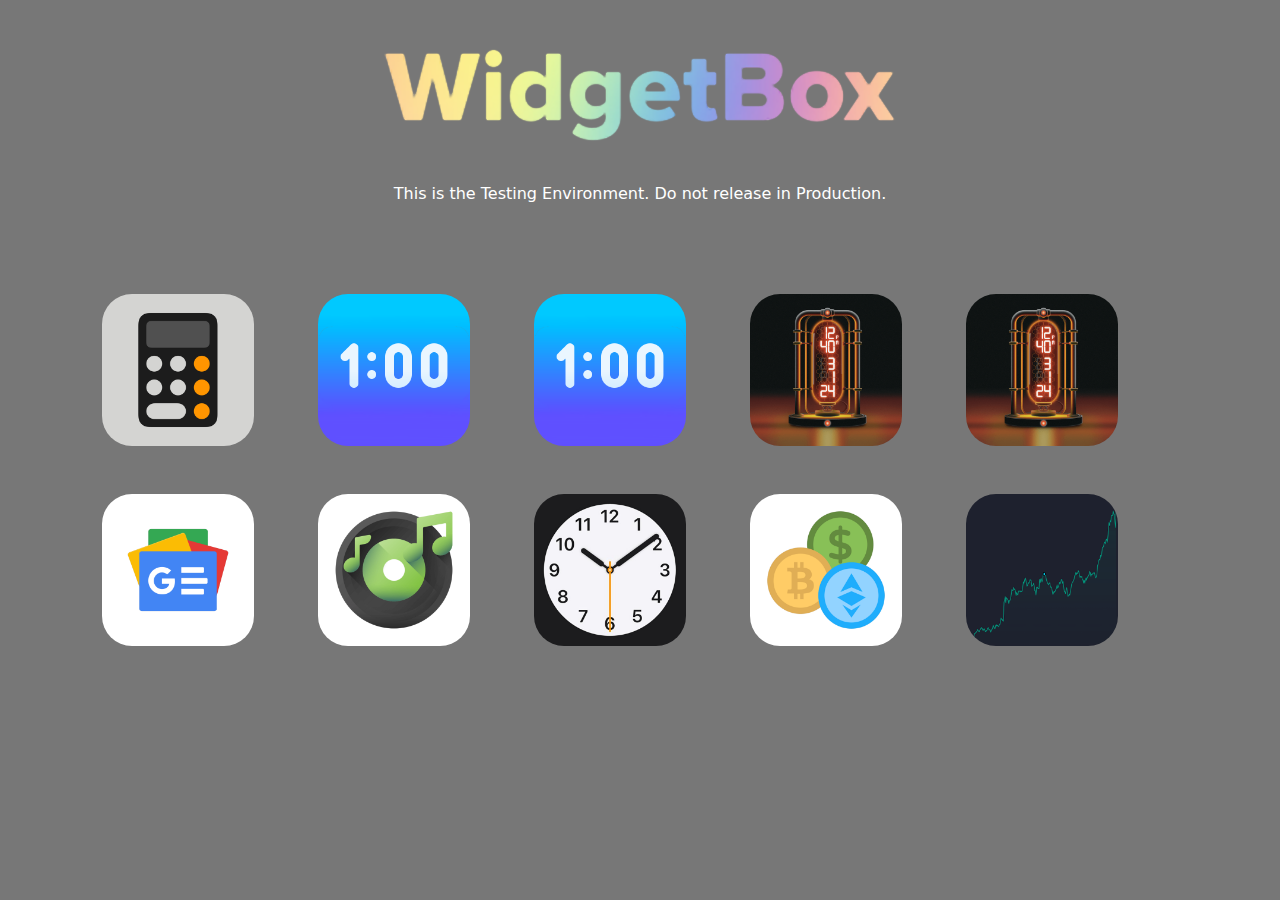
<file: index.html>
<!DOCTYPE html>
<html lang="en">
    <head>
        <meta charset="UTF-8" />
        <meta name="viewport" content="width=device-width, initial-scale=1.0" />
        <title>WidgetBox - Widgets for Vision Pro</title>
        <link
            href="https://cdn.jsdelivr.net/npm/bootstrap@5.3.3/dist/css/bootstrap.min.css"
            rel="stylesheet"
        />
        <script src="https://cdn.jsdelivr.net/npm/bootstrap@5.3.3/dist/js/bootstrap.bundle.min.js"></script>
        <link rel="stylesheet" href="css/index.css" />
    </head>

    <body>
        <div class="container py-5">
            <div class="row text-center text-white">
                <div class="col-lg-8 mx-auto">
                    <img src="images/title.png" alt="" class="mb-3" />
                    <p class="info rounded-4 py-4">
                       This is the Testing Environment. Do not release in Production.
                    </p>
                </div>
            </div>
        </div>

        <div class="container">
            <div class="row text-center text-white">
                <div
                    class="row mycard col-xl-3 col-sm-6 rounded-5 bg-transparent border-0 mx-2"
                >
                    <a
                        href="https://manimaustudios.github.io/widgetbox/calculator.html?format=widget&name=Calculator (alpha)&icon=av.remote&size=420x640"
                        ><img
                            src="images/calculator.png"
                            class="icon-img"
                            alt="calculator icon"
                    /></a>
                    <!-- <h4 class="">Calculator</h4> -->
                </div>
                <div
                    class="row mycard col-xl-3 col-sm-6 rounded-5 bg-transparent border-0 mx-2"
                >
                    <a
                        href="widget-https://manimaustudios.github.io/widgetbox/digiclock.html?format=widget&name=Simple+Digital&icon=clock&style=transparent&size=320x198"
                        ><img
                            src="images/digital_clock.png"
                            class="icon-img"
                            alt="clock icon"
                    /></a>
                    <!-- <h4 class="">Digital Clock</h4> -->
                </div>



                <div
                    class="row mycard col-xl-3 col-sm-6 rounded-5 bg-transparent border-0 mx-2"
                >
                    <a
                        href="widget-https://www.netflix.com/browse"
                        ><img
                            src="images/digital_clock.png"
                            class="icon-img"
                            alt="clock icon"
                    /></a>
                    <!-- <h4 class="">Netflix</h4> -->
                </div>



                <div
                class="row mycard col-xl-3 col-sm-6 rounded-5 bg-transparent border-0 mx-2"
            >
                <a href="widget-https://manimaustudios.github.io/widgetboxtest/weather.html?format=widget&name=Weather"
                    ><img
                        src="images/nuxieclock.png"
                        class="icon-img"
                        alt="nuxie clock icon"
                /></a>
                <!-- <h4 class="">Nuxie Clock</h4> -->
            </div>

                <div
                class="row mycard col-xl-3 col-sm-6 rounded-5 bg-transparent border-0 mx-2"
            >
                <a href="widget-https://manimaustudios.github.io/widgetbox/nuxie/tubeclock.html?format=widget&name=Nuxie+Clock"
                    ><img
                        src="images/nuxieclock.png"
                        class="icon-img"
                        alt="nuxie clock icon"
                /></a>
                <!-- <h4 class="">Nuxie Clock</h4> -->
            </div>

                
                <div
                    class="row mycard col-xl-3 col-sm-6 rounded-5 bg-transparent border-0 mx-2"
                >
                    <a
                        href="widget-https://news.google.com?format=widget&name=Google+News&icon=newspaper&size=430x640&bg=ffffff44"
                        ><img
                            src="images/google_news.png"
                            class="icon-img"
                            alt="google news icon"
                    /></a>
                    <!-- <h4 class="">Google News</h4> -->
                </div>
                <div
                    class="row mycard col-xl-3 col-sm-6 rounded-5 bg-transparent border-0 mx-2"
                >
                    <a
                        href='widget-https://open.spotify.com?format=widget&name=Spotify Player&icon=music.note.list&size=400x600&bg=#00000044&remove=[data-testid="home-banner"],[data-testid="download-button"],[href="/download"],[href="/search/recent"],[href="/search"]+a&ua=desktop'
                        ><img
                            src="images/spotify.png"
                            class="icon-img"
                            alt="spotify icon"
                    /></a>
                    <!-- <h4 class="">Spotify Player</h4> -->
                </div>
                <div
                    class="row mycard col-xl-3 col-sm-6 rounded-5 bg-transparent border-0 mx-2"
                >
                    <a href="widget-https://manimaustudios.github.io/widgetbox/simpleanalog.html?format=widget&name=Analog+Clock"
                        ><img
                            src="images/clock.png"
                            class="icon-img"
                            alt="spotify icon"
                    /></a>
                    <!-- <h4 class="">Analog Clock</h4> -->
                </div>

                <div
                    class="row mycard col-xl-3 col-sm-6 rounded-5 bg-transparent border-0 mx-2"
                >
                    <a href="widget-https://manimaustudios.github.io/widgetbox/crypto.html?format=widget&name=Crypto"
                        ><img
                            src="images/crypto.png"
                            class="icon-img"
                            alt="spotify icon"
                    /></a>
                    <!-- <h4 class="">Crypto</h4> -->
                </div>
                <div
                    class="row mycard col-xl-3 col-sm-6 rounded-5 bg-transparent border-0 mx-2"
                >
                    <a href="widget-https://manimaustudios.github.io/widgetbox/stockwidget.html?format=widget&name=Stocks"
                        ><img
                            src="images/stocks.png"
                            class="icon-img"
                            alt="spotify icon"
                    /></a>
                    <!-- <h4 class="">Stocks</h4> -->
                </div>
            </div>
        </div>
    </body>
</html>
</file>
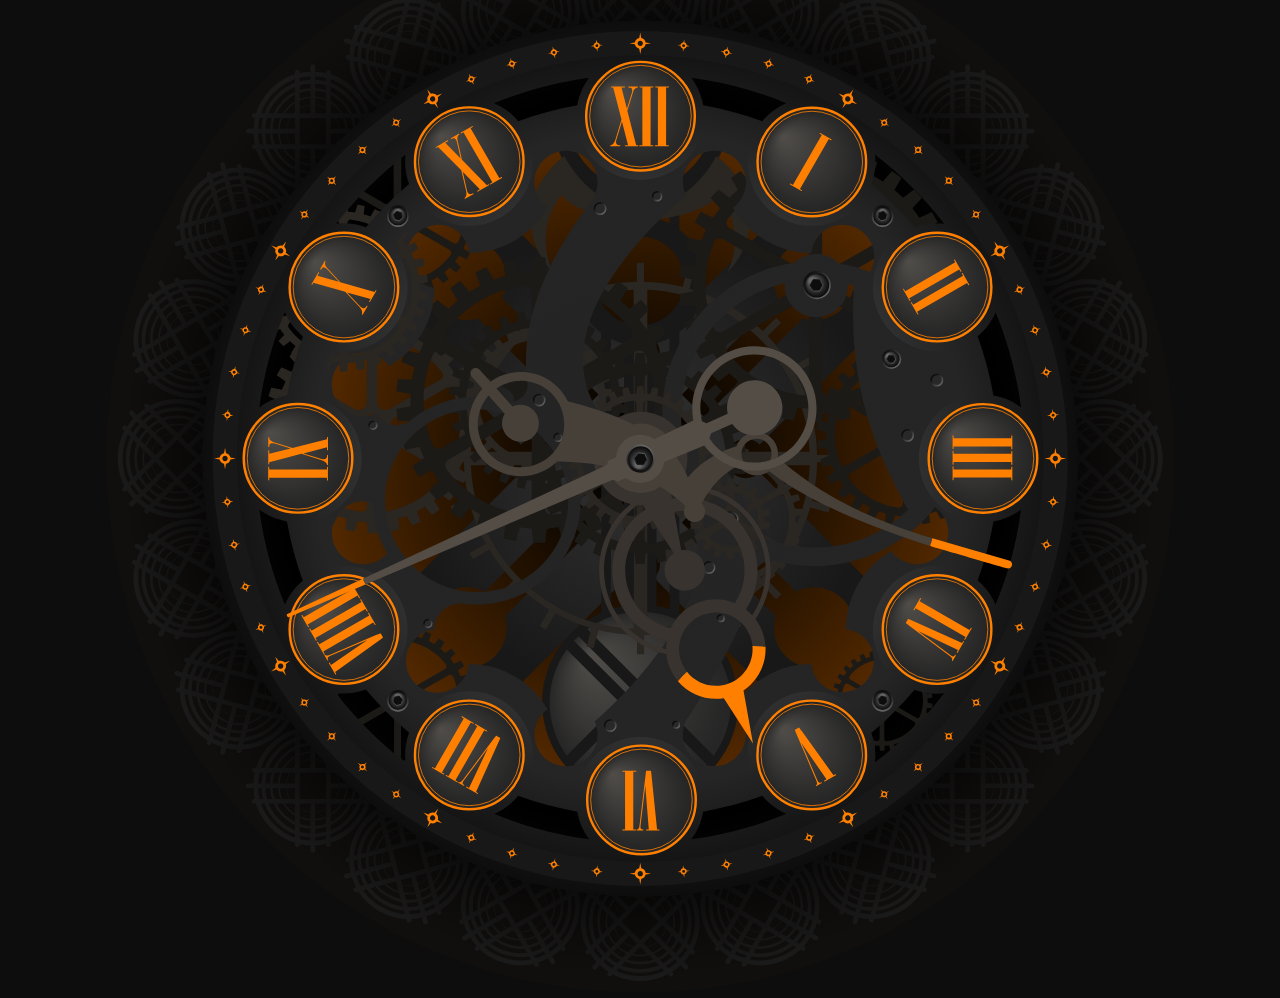
<file: pirateclock/index.html>
<!DOCTYPE html>
<html lang="en" >
<head>
  <meta charset="UTF-8">
  <title>Pirate Clock - Widget Box</title>
  <link rel="stylesheet" href="./style.css">

</head>
<body>
<!-- partial:index.partial.html -->
<div class="frame">

 <svg xmlns="http://www.w3.org/2000/svg" viewBox="0 0 1315 1315">
 	<defs>
	</defs>
  <g id="backdrop">
    <g id="backdrop_disk">
      <circle cx="657.5" cy="657.5" r="657.5" class="backdrop-disk"/>
      <g id="back_marks">
        <g id="XMLID_5_">
          <path d="M694.8 23.3L592.7 125.4M643.7 101.2L601 143.9M713.3 31.7l-42.7 42.6M721.7 50.2L619.6 152.3M721.7 125.4L619.6 23.3M643.7 74.4L601 31.7M713.3 143.9l-42.7-42.7M694.8 152.3L592.7 50.2" class="st1"/>
          <g transform="matrix(0.7071 -0.7071 0.7071 0.7071 130.4026 490.4157)">
            <ellipse cx="657.2" cy="87.8" class="st1" rx="70.2" ry="70.2"/>
            <ellipse cx="657.2" cy="87.8" class="st2" rx="60.8" ry="60.8"/>
            <ellipse cx="657.2" cy="87.8" class="st3" rx="51.3" ry="51.3"/>
            <ellipse cx="657.2" cy="87.8" class="st4" rx="41.9" ry="41.9"/>
            <ellipse cx="657.2" cy="87.8" class="st5" rx="32.5" ry="32.5"/>
          </g>
        </g>
        <g id="XMLID_6_">
          <path d="M694.8 1162.7l-102.1 102.1M643.7 1240.7l-42.7 42.6M713.3 1171.1l-42.7 42.7M721.7 1189.6l-102.1 102.1M721.7 1264.8l-102.1-102.1M643.7 1213.8l-42.7-42.7M713.3 1283.3l-42.7-42.7M694.8 1291.7l-102.1-102.1" class="st1"/>
          <g transform="matrix(0.7071 -0.7071 0.7071 0.7071 -675.2776 824.1394)">
            <ellipse cx="657.2" cy="1227.2" class="st1" rx="70.2" ry="70.2"/>
            <ellipse cx="657.2" cy="1227.2" class="st2" rx="60.8" ry="60.8"/>
            <ellipse cx="657.2" cy="1227.2" class="st3" rx="51.3" ry="51.3"/>
            <ellipse cx="657.2" cy="1227.2" class="st4" rx="41.9" ry="41.9"/>
            <ellipse cx="657.2" cy="1227.2" class="st5" rx="32.5" ry="32.5"/>
          </g>
        </g>
        <g id="XMLID_8_">
          <path d="M372.6 89.5l-37.3 139.4M367.4 182.5l-15.6 58.3M392.9 87.4l-15.6 58.4M409.4 99.3L372 238.8M447 164.4l-139.5-37.3M354 159.2l-58.4-15.6M449 184.7L390.7 169M437.1 201.2l-139.4-37.4" class="st1"/>
          <g transform="matrix(0.2588 -0.9659 0.9659 0.2588 117.436 481.2928)">
            <ellipse cx="372.3" cy="164.1" class="st1" rx="70.2" ry="70.2"/>
            <ellipse cx="372.3" cy="164.1" class="st2" rx="60.8" ry="60.8"/>
            <ellipse cx="372.3" cy="164.1" class="st3" rx="51.3" ry="51.3"/>
            <ellipse cx="372.3" cy="164.1" class="st4" rx="41.9" ry="41.9"/>
            <ellipse cx="372.3" cy="164.1" class="st5" rx="32.5" ry="32.5"/>
          </g>
        </g>
        <g id="XMLID_7_">
          <path d="M942.3 1076.2L905 1215.7M937.1 1169.2l-15.6 58.4M962.6 1074.2l-15.6 58.3M979.1 1086.1l-37.4 139.4M1016.7 1151.2l-139.5-37.4M923.7 1146l-58.4-15.7M1018.7 1171.4l-58.3-15.6M1006.8 1187.9l-139.4-37.3" class="st1"/>
          <g transform="matrix(0.2588 -0.9659 0.9659 0.2588 -413.4417 1762.9449)">
            <ellipse cx="942" cy="1150.9" class="st1" rx="70.2" ry="70.2"/>
            <ellipse cx="942" cy="1150.9" class="st2" rx="60.8" ry="60.8"/>
            <ellipse cx="942" cy="1150.9" class="st3" rx="51.3" ry="51.3"/>
            <ellipse cx="942" cy="1150.9" class="st4" rx="41.9" ry="41.9"/>
            <ellipse cx="942" cy="1150.9" class="st5" rx="32.5" ry="32.5"/>
          </g>
        </g>
        <g id="XMLID_10_">
          <path d="M126.8 307.8l37.3 139.5M168.7 391l15.7 58.3M143.3 296l15.6 58.3M163.5 298l37.4 139.5M228.6 335.6L89.2 373M145.4 377.6l-58.3 15.6M240.5 352.1l-58.3 15.6M238.5 372.3L99 409.7" class="st1"/>
          <g transform="matrix(0.9659 -0.2588 0.2588 0.9659 -90.867 55.0946)">
            <ellipse cx="163.8" cy="372.6" class="st1" rx="70.2" ry="70.2"/>
            <ellipse cx="163.8" cy="372.6" class="st2" rx="60.8" ry="60.8"/>
            <ellipse cx="163.8" cy="372.6" class="st3" rx="51.3" ry="51.3"/>
            <ellipse cx="163.8" cy="372.6" class="st4" rx="41.9" ry="41.9"/>
            <ellipse cx="163.8" cy="372.6" class="st5" rx="32.5" ry="32.5"/>
          </g>
        </g>
        <g id="XMLID_9_">
          <path d="M1113.5 877.5l37.4 139.5M1155.5 960.7l15.6 58.3M1130 865.7l15.6 58.3M1150.2 867.7l37.4 139.5M1215.4 905.3l-139.5 37.4M1132.2 947.3l-58.3 15.6M1227.3 921.8l-58.4 15.6M1225.2 942l-139.4 37.4" class="st1"/>
          <g transform="matrix(0.9659 -0.2588 0.2588 0.9659 -204.6939 329.8972)">
            <ellipse cx="1150.6" cy="942.4" class="st1" rx="70.2" ry="70.2"/>
            <ellipse cx="1150.6" cy="942.4" class="st2" rx="60.8" ry="60.8"/>
            <ellipse cx="1150.6" cy="942.4" class="st3" rx="51.3" ry="51.3"/>
            <ellipse cx="1150.6" cy="942.4" class="st4" rx="41.9" ry="41.9"/>
            <ellipse cx="1150.6" cy="942.4" class="st5" rx="32.5" ry="32.5"/>
          </g>
        </g>
        <g id="XMLID_12_">
          <path d="M23 619.9L125.1 722M100.9 670.9l42.7 42.7M31.3 601.4L74 644.1M49.9 593L152 695.1M125.1 593L23 695.1M74 670.9l-42.7 42.7M143.6 601.4l-42.7 42.7M152 619.9L49.9 722" class="st1"/>
          <g transform="matrix(0.7071 -0.7071 0.7071 0.7071 -439.2994 254.4375)">
            <ellipse cx="87.5" cy="657.5" class="st1" rx="70.2" ry="70.2"/>
            <ellipse cx="87.5" cy="657.5" class="st2" rx="60.8" ry="60.8"/>
            <ellipse cx="87.5" cy="657.5" class="st3" rx="51.3" ry="51.3"/>
            <ellipse cx="87.5" cy="657.5" class="st4" rx="41.9" ry="41.9"/>
            <ellipse cx="87.5" cy="657.5" class="st5" rx="32.5" ry="32.5"/>
          </g>
        </g>
        <g id="XMLID_11_">
          <path d="M1162.4 619.9L1264.5 722M1240.3 670.9l42.7 42.7M1170.7 601.4l42.7 42.7M1189.3 593l102.1 102.1M1264.5 593l-102.1 102.1M1213.4 670.9l-42.7 42.7M1283 601.4l-42.7 42.7M1291.4 619.9L1189.3 722" class="st1"/>
          <g transform="matrix(0.7071 -0.7071 0.7071 0.7071 -105.5757 1060.1177)">
            <ellipse cx="1226.9" cy="657.5" class="st1" rx="70.2" ry="70.2"/>
            <ellipse cx="1226.9" cy="657.5" class="st2" rx="60.8" ry="60.8"/>
            <ellipse cx="1226.9" cy="657.5" class="st3" rx="51.3" ry="51.3"/>
            <ellipse cx="1226.9" cy="657.5" class="st4" rx="41.9" ry="41.9"/>
            <ellipse cx="1226.9" cy="657.5" class="st5" rx="32.5" ry="32.5"/>
          </g>
        </g>
        <g id="XMLID_14_">
          <path d="M89.2 942l139.4 37.4M182.2 947.3l58.3 15.6M87.1 921.8l58.3 15.6M99 905.3l139.5 37.4M164.1 867.7l-37.3 139.5M158.9 960.7l-15.6 58.3M184.4 865.7L168.7 924M200.9 877.5L163.5 1017" class="st1"/>
          <g transform="matrix(0.2588 -0.9659 0.9659 0.2588 -788.829 856.68)">
            <ellipse cx="163.8" cy="942.4" class="st1" rx="70.2" ry="70.2"/>
            <ellipse cx="163.8" cy="942.4" class="st2" rx="60.8" ry="60.8"/>
            <ellipse cx="163.8" cy="942.4" class="st3" rx="51.3" ry="51.3"/>
            <ellipse cx="163.8" cy="942.4" class="st4" rx="41.9" ry="41.9"/>
            <ellipse cx="163.8" cy="942.4" class="st5" rx="32.5" ry="32.5"/>
          </g>
        </g>
        <g id="XMLID_13_">
          <path d="M1075.9 372.3l139.5 37.4M1168.9 377.6l58.4 15.6M1073.9 352.1l58.3 15.6M1085.8 335.6l139.4 37.4M1150.9 298l-37.4 139.5M1145.6 391l-15.6 58.3M1171.1 296l-15.6 58.3M1187.6 307.8l-37.4 139.5" class="st1"/>
          <g transform="matrix(0.2588 -0.9659 0.9659 0.2588 492.8232 1387.5577)">
            <ellipse cx="1150.6" cy="372.6" class="st1" rx="70.2" ry="70.2"/>
            <ellipse cx="1150.6" cy="372.6" class="st2" rx="60.8" ry="60.8"/>
            <ellipse cx="1150.6" cy="372.6" class="st3" rx="51.3" ry="51.3"/>
            <ellipse cx="1150.6" cy="372.6" class="st4" rx="41.9" ry="41.9"/>
            <ellipse cx="1150.6" cy="372.6" class="st5" rx="32.5" ry="32.5"/>
          </g>
        </g>
        <g id="XMLID_16_">
          <path d="M307.5 1187.9l139.5-37.3M390.7 1146l58.3-15.7M295.6 1171.4l58.4-15.6M297.7 1151.2l139.4-37.4M335.3 1086.1l37.3 139.4M377.3 1169.2l15.6 58.4M351.8 1074.2l15.6 58.3M372 1076.2l37.4 139.5" class="st1"/>
          <g transform="matrix(0.9659 -0.2588 0.2588 0.9659 -285.1817 135.5824)">
            <ellipse cx="372.3" cy="1150.9" class="st1" rx="70.2" ry="70.2"/>
            <ellipse cx="372.3" cy="1150.9" class="st2" rx="60.8" ry="60.8"/>
            <ellipse cx="372.3" cy="1150.9" class="st3" rx="51.3" ry="51.3"/>
            <ellipse cx="372.3" cy="1150.9" class="st4" rx="41.9" ry="41.9"/>
            <ellipse cx="372.3" cy="1150.9" class="st5" rx="32.5" ry="32.5"/>
          </g>
        </g>
        <g id="XMLID_15_">
          <path d="M877.2 201.2l139.5-37.4M960.4 159.2l58.3-15.6M865.3 184.7l58.4-15.7M867.4 164.4l139.4-37.3M905 99.3l37.3 139.5M947 182.5l15.6 58.3M921.5 87.4l15.6 58.4M941.7 89.5l37.4 139.4" class="st1"/>
          <g transform="matrix(0.9659 -0.2588 0.2588 0.9659 -10.3792 249.4093)">
            <ellipse cx="942" cy="164.1" class="st1" rx="70.2" ry="70.2"/>
            <ellipse cx="942" cy="164.1" class="st2" rx="60.8" ry="60.8"/>
            <ellipse cx="942" cy="164.1" class="st3" rx="51.3" ry="51.3"/>
            <ellipse cx="942" cy="164.1" class="st4" rx="41.9" ry="41.9"/>
            <ellipse cx="942" cy="164.1" class="st5" rx="32.5" ry="32.5"/>
          </g>
        </g>
        <g id="XMLID_33_">
          <path d="M529.4 35.2l-72.2 125M500.2 123.7L470 176M549.4 38.4l-30.2 52.3M562.3 54.2l-72.2 125M581.8 126.8L456.7 54.6M493.3 97.7L441 67.5M578.5 146.9l-52.3-30.2M562.7 159.8l-125-72.2" class="st1"/>
          <g transform="matrix(0.5 -0.866 0.866 0.5 162.0211 495.0492)">
            <ellipse cx="509.7" cy="107.2" class="st1" rx="70.2" ry="70.2"/>
            <ellipse cx="509.7" cy="107.2" class="st2" rx="60.8" ry="60.8"/>
            <ellipse cx="509.7" cy="107.2" class="st3" rx="51.3" ry="51.3"/>
            <ellipse cx="509.7" cy="107.2" class="st4" rx="41.9" ry="41.9"/>
            <ellipse cx="509.7" cy="107.2" class="st5" rx="32.5" ry="32.5"/>
          </g>
        </g>
        <g id="XMLID_32_">
          <path d="M824.3 1135.8l-72.2 125M795.1 1224.3l-30.2 52.3M844.3 1139l-30.2 52.3M857.2 1154.8l-72.2 125M876.7 1227.4l-125.1-72.2M788.2 1198.3l-52.3-30.2M873.4 1247.5l-52.3-30.2M857.6 1260.4l-125-72.2" class="st1"/>
          <g transform="matrix(0.5 -0.866 0.866 0.5 -643.6591 1300.7294)">
            <ellipse cx="804.6" cy="1207.8" class="st1" rx="70.2" ry="70.2"/>
            <ellipse cx="804.6" cy="1207.8" class="st2" rx="60.8" ry="60.8"/>
            <ellipse cx="804.6" cy="1207.8" class="st3" rx="51.3" ry="51.3"/>
            <ellipse cx="804.6" cy="1207.8" class="st4" rx="41.9" ry="41.9"/>
            <ellipse cx="804.6" cy="1207.8" class="st5" rx="32.5" ry="32.5"/>
          </g>
        </g>
        <g id="XMLID_31_">
          <path d="M235.3 182.5v144.4M254.3 273.7v60.4M254.3 175.3v60.3M273.4 182.5v144.4M326.5 235.6H182.2M235.3 254.7h-60.4M333.7 254.7h-60.3M326.5 273.7H182.2" class="st1"/>
          <circle cx="254.3" cy="254.7" r="70.2" class="st1"/>
          <circle cx="254.3" cy="254.7" r="60.8" class="st2"/>
          <circle cx="254.3" cy="254.7" r="51.3" class="st3"/>
          <circle cx="254.3" cy="254.7" r="41.9" class="st4"/>
          <circle cx="254.3" cy="254.7" r="32.5" class="st5"/>
        </g>
        <g id="XMLID_30_">
          <path d="M1041 988.1v144.4M1060 1079.4v60.3M1060 980.9v60.4M1079 988.1v144.4M1132.2 1041.3H987.8M1041 1060.3h-60.4M1139.4 1060.3H1079M1132.2 1079.4H987.8" class="st1"/>
          <circle cx="1060" cy="1060.3" r="70.2" class="st1"/>
          <circle cx="1060" cy="1060.3" r="60.8" class="st2"/>
          <circle cx="1060" cy="1060.3" r="51.3" class="st3"/>
          <circle cx="1060" cy="1060.3" r="41.9" class="st4"/>
          <circle cx="1060" cy="1060.3" r="32.5" class="st5"/>
        </g>
        <g id="XMLID_29_">
          <path d="M54.3 457l72.2 125.1M116.4 526.5l30.2 52.3M67.2 441.3l30.2 52.3M87.3 438l72.2 125.1M159.9 457.5l-125 72.2M90.4 519.6l-52.3 30.2M175.7 470.3l-52.3 30.2M178.9 490.4l-125 72.2" class="st1"/>
          <g transform="matrix(0.866 -0.5 0.5 0.866 -240.7038 121.7816)">
            <ellipse cx="106.9" cy="510.1" class="st1" rx="70.2" ry="70.2"/>
            <ellipse cx="106.9" cy="510.1" class="st2" rx="60.8" ry="60.8"/>
            <ellipse cx="106.9" cy="510.1" class="st3" rx="51.3" ry="51.3"/>
            <ellipse cx="106.9" cy="510.1" class="st4" rx="41.9" ry="41.9"/>
            <ellipse cx="106.9" cy="510.1" class="st5" rx="32.5" ry="32.5"/>
          </g>
        </g>
        <g id="XMLID_28_">
          <path d="M1154.9 751.9l72.2 125.1M1217 821.4l30.2 52.3M1167.8 736.2l30.2 52.3M1187.9 732.9L1260 858M1260.5 752.4l-125.1 72.2M1191 814.5l-52.3 30.2M1276.2 765.2l-52.3 30.2M1279.5 785.3l-125 72.2" class="st1"/>
          <g transform="matrix(0.866 -0.5 0.5 0.866 -240.7038 711.5804)">
            <ellipse cx="1207.5" cy="804.9" class="st1" rx="70.2" ry="70.2"/>
            <ellipse cx="1207.5" cy="804.9" class="st2" rx="60.8" ry="60.8"/>
            <ellipse cx="1207.5" cy="804.9" class="st3" rx="51.3" ry="51.3"/>
            <ellipse cx="1207.5" cy="804.9" class="st4" rx="41.9" ry="41.9"/>
            <ellipse cx="1207.5" cy="804.9" class="st5" rx="32.5" ry="32.5"/>
          </g>
        </g>
        <g id="XMLID_27_">
          <path d="M34.9 785.3l125 72.2M123.4 814.5l52.3 30.2M38.1 765.2l52.3 30.2M53.9 752.4l125 72.2M126.5 732.9L54.3 858M97.4 821.4l-30.2 52.3M146.6 736.2l-30.2 52.3M159.5 751.9L87.3 877" class="st1"/>
          <g transform="matrix(0.5 -0.866 0.866 0.5 -643.6591 495.0492)">
            <ellipse cx="106.9" cy="804.9" class="st1" rx="70.2" ry="70.2"/>
            <ellipse cx="106.9" cy="804.9" class="st2" rx="60.8" ry="60.8"/>
            <ellipse cx="106.9" cy="804.9" class="st3" rx="51.3" ry="51.3"/>
            <ellipse cx="106.9" cy="804.9" class="st4" rx="41.9" ry="41.9"/>
            <ellipse cx="106.9" cy="804.9" class="st5" rx="32.5" ry="32.5"/>
          </g>
        </g>
        <g id="XMLID_26_">
          <path d="M1135.4 490.4l125.1 72.2M1223.9 519.6l52.3 30.2M1138.7 470.3l52.3 30.2M1154.5 457.5l125 72.2M1227.1 438l-72.2 125.1M1198 526.5l-30.2 52.3M1247.2 441.3l-30.2 52.3M1260 457l-72.1 125.1" class="st1"/>
          <g transform="matrix(0.5 -0.866 0.866 0.5 162.0211 1300.7294)">
            <ellipse cx="1207.5" cy="510.1" class="st1" rx="70.2" ry="70.2"/>
            <ellipse cx="1207.5" cy="510.1" class="st2" rx="60.8" ry="60.8"/>
            <ellipse cx="1207.5" cy="510.1" class="st3" rx="51.3" ry="51.3"/>
            <ellipse cx="1207.5" cy="510.1" class="st4" rx="41.9" ry="41.9"/>
            <ellipse cx="1207.5" cy="510.1" class="st5" rx="32.5" ry="32.5"/>
          </g>
        </g>
        <g id="XMLID_25_">
          <path d="M182.2 1079.4h144.3M273.4 1060.3h60.3M174.9 1060.3h60.4M182.2 1041.3h144.3M235.3 988.1v144.4M254.3 1079.4v60.3M254.3 980.9v60.4M273.4 988.1v144.4" class="st1"/>
          <circle cx="254.3" cy="1060.3" r="70.2" class="st1"/>
          <circle cx="254.3" cy="1060.3" r="60.8" class="st2"/>
          <circle cx="254.3" cy="1060.3" r="51.3" class="st3"/>
          <circle cx="254.3" cy="1060.3" r="41.9" class="st4"/>
          <circle cx="254.3" cy="1060.3" r="32.5" class="st5"/>
        </g>
        <g id="XMLID_24_">
          <path d="M987.8 273.7h144.4M1079 254.7h60.4M980.6 254.7h60.4M987.8 235.6h144.4M1041 182.5v144.4M1060 273.7v60.4M1060 175.3v60.3M1079 182.5v144.4" class="st1"/>
          <circle cx="1060" cy="254.7" r="70.2" class="st1"/>
          <circle cx="1060" cy="254.7" r="60.8" class="st2"/>
          <circle cx="1060" cy="254.7" r="51.3" class="st3"/>
          <circle cx="1060" cy="254.7" r="41.9" class="st4"/>
          <circle cx="1060" cy="254.7" r="32.5" class="st5"/>
        </g>
        <g id="XMLID_23_">
          <path d="M456.7 1260.4l125.1-72.2M526.2 1198.3l52.3-30.2M441 1247.5l52.3-30.2M437.7 1227.4l125-72.2M457.2 1154.8l72.2 125M519.2 1224.3l30.2 52.3M470 1139l30.2 52.3M490.1 1135.8l72.2 125" class="st1"/>
          <g transform="matrix(0.866 -0.5 0.5 0.866 -535.6033 416.681)">
            <ellipse cx="509.7" cy="1207.8" class="st1" rx="70.2" ry="70.2"/>
            <ellipse cx="509.7" cy="1207.8" class="st2" rx="60.8" ry="60.8"/>
            <ellipse cx="509.7" cy="1207.8" class="st3" rx="51.3" ry="51.3"/>
            <ellipse cx="509.7" cy="1207.8" class="st4" rx="41.9" ry="41.9"/>
            <ellipse cx="509.7" cy="1207.8" class="st5" rx="32.5" ry="32.5"/>
          </g>
        </g>
        <g id="XMLID_22_">
          <path d="M751.6 159.8l125.1-72.2M821.1 97.7l52.3-30.2M735.9 146.9l52.3-30.2M732.6 126.8l125-72.2M752.1 54.2l72.2 125M814.1 123.7l30.2 52.3M764.9 38.4l30.2 52.3M785 35.2l72.2 125" class="st1"/>
          <g transform="matrix(0.866 -0.5 0.5 0.866 54.1956 416.681)">
            <ellipse cx="804.6" cy="107.2" class="st1" rx="70.2" ry="70.2"/>
            <ellipse cx="804.6" cy="107.2" class="st2" rx="60.8" ry="60.8"/>
            <ellipse cx="804.6" cy="107.2" class="st3" rx="51.3" ry="51.3"/>
            <ellipse cx="804.6" cy="107.2" class="st4" rx="41.9" ry="41.9"/>
            <ellipse cx="804.6" cy="107.2" class="st5" rx="32.5" ry="32.5"/>
          </g>
        </g>
        <radialGradient id="SVGID_1_" cx="657.5" cy="657.5" r="640.396" gradientUnits="userSpaceOnUse">
          <stop offset=".7" style="stop-color:#000000"/>
          <stop offset="1" style="stop-color:#000000;stop-opacity:0"/>
        </radialGradient>
        <circle cx="657.5" cy="657.5" r="640.4" class="st6"/>
      </g>
      <radialGradient id="backdrop_glow_gradient" cx="657.5" cy="657.5" r="419.904" gradientUnits="userSpaceOnUse">
        <stop offset="0" style="stop-color:#000000"/>
        <stop offset=".192" style="stop-color:#0A0500"/>
        <stop offset=".524" style="stop-color:#261300"/>
        <stop offset=".954" style="stop-color:#542900"/>
        <stop offset="1" style="stop-color:#592C00"/>
      </radialGradient>
      <circle id="backdrop_glow" cx="657.5" cy="657.5" r="419.9" class="backdrop-glow-gradient"/>
    </g>
  </g>
  <g id="WOS">
    <radialGradient id="SVGID_2_" cx="657.185" cy="657.5" r="292.128" gradientUnits="userSpaceOnUse">
      <stop offset="0" style="stop-color:#333333"/>
      <stop offset="1" style="stop-color:#181818"/>
    </radialGradient>
    <path d="M787 633.3c6.7 0 12.7 2.7 17.1 7.1l145.2-145.2c-8.8-15.9-18.9-31-30.2-45.1-2.1 8.3-6.4 16.1-12.9 22.6-13.3 13.3-32.3 17.5-49.2 12.5L735.9 606.4l-27.6-27.6 118.6-118.6c-9.5-18.7-6.5-42.1 9.1-57.7 6.1-6.1 13.5-10.3 21.3-12.6-12-9-24.7-17.2-37.9-24.5L674.3 510.6c4.4 4.4 7.1 10.4 7.1 17.1 0 13.3-10.8 24.2-24.2 24.2S633 541 633 527.6c0-6.7 2.7-12.7 7.1-17.1L494.9 365.4c-13.2 7.3-25.9 15.5-37.9 24.5 7.8 2.2 15.2 6.4 21.3 12.6 15.6 15.6 18.6 39 9.1 57.7L606 578.8l-27.6 27.6-121.1-121.2c-16.9 5-35.9.8-49.2-12.5-6.5-6.5-10.8-14.3-12.9-22.6-11.2 14.2-21.3 29.2-30.2 45.1l145.2 145.2c4.4-4.4 10.4-7.1 17.1-7.1 13.3 0 24.2 10.8 24.2 24.2 0 13.3-10.8 24.2-24.2 24.2-6.7 0-12.7-2.7-17.1-7.1L365.1 819.8c8.4 15.2 18 29.6 28.6 43.2.6-11.9 5.4-23.5 14.5-32.6 15.6-15.6 39-18.6 57.7-9.1l112.6-112.6 27.6 27.6-115.2 115.1c5 16.9.8 35.9-12.5 49.2-9.4 9.4-21.7 14.2-34 14.5 15.7 13 32.6 24.6 50.6 34.5l145.2-145.2c-4.4-4.4-7.1-10.4-7.1-17.1 0-13.3 10.8-24.2 24.2-24.2s24.2 10.8 24.2 24.2c0 6.7-2.7 12.7-7.1 17.1l145.2 145.2c17.9-10 34.9-21.6 50.6-34.5-12.3-.3-24.6-5.1-34-14.5-13.3-13.3-17.5-32.3-12.5-49.2L708.3 736.2l27.6-27.6 112.6 112.6c18.7-9.5 42.1-6.5 57.7 9.1 9.1 9.1 13.9 20.7 14.5 32.6 10.6-13.6 20.2-28 28.6-43.2L804.1 674.6c-4.4 4.4-10.4 7.1-17.1 7.1-13.3 0-24.2-10.8-24.2-24.2.1-13.3 10.9-24.2 24.2-24.2zM657.2 734c-42.3 0-76.5-34.3-76.5-76.5S615 581 657.2 581s76.5 34.3 76.5 76.5-34.2 76.5-76.5 76.5z" class="st8"/>
  </g>
  <g id="pendilum">
    <path d="M705.3 376.1v-41.4c35.9-17.8 60.7-54.8 60.7-97.5h-20c0 31.2-16.2 58.8-40.7 74.6v-75.2h-12v81.8c-5.1 2.3-10.5 4.1-16.1 5.4v-87.2h-12v89.1c-2.6.2-5.3.4-8 .4s-5.4-.1-8-.4v-89.1h-12v87.2c-5.6-1.3-11-3.1-16.1-5.4v-81.8h-12v75.2c-24.5-15.8-40.7-43.3-40.7-74.6h-20c0 42.7 24.8 79.8 60.7 97.5v40.6c-19.4 14.5-31.9 37.6-31.9 63.7s12.5 49.2 31.9 63.7v365.5h12V510.1c5.1 2.5 10.4 4.6 16.1 6v352.1h12V518.1c2.5.2 5 .4 7.5.4 2.9 0 5.7-.2 8.5-.5v350.2h12V515.8c5.6-1.5 11-3.6 16.1-6.2v358.6h12V501.9c18.8-14.5 30.9-37.3 30.9-62.9s-12.1-48.3-30.9-62.9zm-28.1-32c5.5-1 10.9-2.5 16.1-4.3v28.6c-5.1-2.6-10.4-4.7-16.1-6.2v-18.1zm-28.1 1.6c2.7.2 5.3.3 8 .3s5.4-.1 8-.3V360c-2.8-.3-5.7-.5-8.5-.5-2.5 0-5.1.1-7.5.4v-14.2zm-28-5.9c5.2 1.8 10.6 3.3 16.1 4.3v17.8c-5.6 1.4-11 3.5-16.1 6v-28.1zm35.6 153.7c-30.1 0-54.5-24.4-54.5-54.5s24.4-54.5 54.5-54.5 54.5 24.4 54.5 54.5-24.4 54.5-54.5 54.5z" class="st9"/>
    <radialGradient id="SVGID_3_" cx="657.185" cy="957.821" r="115.738" fx="593.423" fy="900.537" gradientUnits="userSpaceOnUse">
      <stop offset="0" style="stop-color:#504d49"/>
      <stop offset=".941" style="stop-color:#262626"/>
    </radialGradient>
    <circle cx="657.2" cy="957.8" r="117.6" class="st10"/>
    <path id="wheel" d="M657.2 837.3c-66.6 0-120.6 54-120.6 120.6s54 120.6 120.6 120.6 120.6-54 120.6-120.6-54-120.6-120.6-120.6zm76.1 202.2L667 973.2l5.6-5.6 66.3 66.3c-1.9 1.9-3.7 3.8-5.6 5.6zm5.5-157.7L672.5 948l-5.6-5.6 66.3-66.3c2 1.9 3.8 3.7 5.6 5.7zm-56.5 76l65.3-65.3c13.3 18.4 21.1 40.9 21.1 65.3s-7.8 47-21.1 65.3l-65.3-65.3zm40.2-90.5l-65.3 65.3-65.3-65.3c18.4-13.3 40.9-21.1 65.3-21.1s47 7.9 65.3 21.1zm-59.7 90.5l-5.6 5.6-5.6-5.6 5.6-5.6 5.6 5.6zm-87.3 76.1l66.3-66.3 5.6 5.6-66.3 66.3c-1.9-1.8-3.8-3.7-5.6-5.6zm66.3-85.9l-66.3-66.3c1.8-1.9 3.7-3.8 5.6-5.6l66.3 66.3-5.6 5.6zm-75.1-55.5l65.3 65.3-65.3 65.3c-13.3-18.4-21.1-40.9-21.1-65.3s7.8-46.9 21.1-65.3zm90.5 176.9c-24.4 0-47-7.8-65.3-21.1l65.3-65.3 65.3 65.3c-18.3 13.3-40.9 21.1-65.3 21.1z" class="st9"/>
  </g>
  <g id="gear_anchor">
    <!--circle cx="657.2" cy="274.5" r="193.5" class="st11"/-->
    <path d="M792.3 363.2c0-30.6-15.9-58.3-41.5-77.9-19.2 35.5-49.3 59.5-83.7 63.4v-40.1c12.6-3.6 22.3-13.9 24.9-26.9h19.6v-13.4h-19.5c-3-16.5-17.4-29.1-34.8-29.1s-31.8 12.5-34.8 29.1H603v13.4h19.6c2.6 12.9 12.4 23.3 24.9 26.9v40.1c-34.4-3.8-64.5-27.9-83.7-63.4-25.6 19.7-41.5 47.3-41.5 77.9 0 24.7 10.4 47.5 27.9 65.7-6.1-12.3-9.4-25.8-9.4-40 0-20.6 7.1-39.7 19.2-55.6 14.9 17.8 52.8 30.5 97.2 30.5 44.4 0 82.3-12.7 97.2-30.5 12.1 16 19.2 35.1 19.2 55.6 0 14.2-3.4 27.7-9.4 40 17.7-18.2 28.1-41 28.1-65.7zm-134.8-114c11.8 0 21.8 8.1 24.5 19.1h-9.3c-2.5-6-8.4-10.2-15.3-10.2s-12.8 4.2-15.3 10.2H633c2.7-11 12.7-19.1 24.5-19.1zm-24.3 32.4h9.4c2.7 5.5 8.3 9.4 14.9 9.4s12.2-3.8 14.9-9.4h9.4c-3.1 10.5-12.8 18.2-24.3 18.2s-21.2-7.7-24.3-18.2z" class="gear-front"/>
  </g>
  <g id="gear_click">
    <path id="click_wheel" d="M898.2 661.9v-8.8h-23.4c-.3-16.4-2.5-32.3-6.2-47.6l22.5-6-2.3-8.5-22.5 6c-4.5-15.6-10.7-30.4-18.4-44.4l20.2-11.7-4.4-7.6-20.2 11.7c-8.3-13.8-18.2-26.5-29.3-38.1l16.5-16.5-6.2-6.2-16.5 16.5c-11.5-11.1-24.3-20.9-38.1-29.3l11.7-20.2-7.6-4.4-11.7 20.2c-13.9-7.7-28.8-13.9-44.4-18.4l6-22.5-8.5-2.3-6 22.5c-15.3-3.8-31.2-5.9-47.6-6.2v-23.4H653v23.4c-16.4.3-32.3 2.5-47.6 6.2l-6-22.5-8.5 2.3 6 22.5c-15.6 4.5-30.4 10.7-44.4 18.4L541 446.9l-7.6 4.4 11.7 20.2c-13.8 8.3-26.5 18.2-38.1 29.3l-16.5-16.5-6.2 6.2 16.5 16.5c-11.1 11.5-20.9 24.3-29.3 38.1l-20.2-11.7-4.4 7.6 20.2 11.7c-7.7 13.9-13.9 28.8-18.4 44.4l-22.5-6-2.3 8.5 22.5 6c-3.8 15.3-5.9 31.2-6.2 47.6h-23.4v8.8h23.4c.3 16.4 2.5 32.3 6.2 47.6l-22.5 6 2.3 8.5 22.5-6c4.5 15.6 10.7 30.4 18.4 44.4L446.9 774l4.4 7.6 20.2-11.7c8.3 13.8 18.2 26.5 29.3 38.1l-16.5 16.5 6.2 6.2 16.5-16.5c11.5 11.1 24.3 20.9 38.1 29.3l-11.7 20.2 7.6 4.4 11.7-20.2c13.9 7.7 28.8 13.9 44.4 18.4l-6 22.5 8.5 2.3 6-22.5c15.3 3.8 31.2 5.9 47.6 6.2v23.4h8.8v-23.4c16.4-.3 32.3-2.5 47.6-6.2l6 22.5 8.5-2.3-6-22.5c15.6-4.5 30.4-10.7 44.4-18.4l11.7 20.2 7.6-4.4-11.8-20.2c13.8-8.3 26.5-18.2 38.1-29.3l16.5 16.5 6.2-6.2-16.5-16.5c11.1-11.5 20.9-24.3 29.3-38.1l20.2 11.7 4.4-7.6-20.2-11.7c7.7-13.9 13.9-28.8 18.4-44.4l22.5 6 2.3-8.5-22.5-6c3.8-15.3 5.9-31.2 6.2-47.6h23.3zm-32.6-12.8H689c-3-11.3-11.8-20.1-23.1-23.1V450c108.1 4.4 195 91.1 199.7 199.1zM649.1 450v176c-11.3 3-20.1 11.8-23.1 23.1H448.9c4.7-108.2 91.9-195 200.2-199.1zM448.8 665.9H626c3 11.3 11.8 20.1 23.1 23.1v177.8c-108.9-4.2-196.4-91.9-200.3-200.9zm217.1 200.9V689c11.3-3 20.1-11.8 23.1-23.1h176.7c-3.9 108.8-91.1 196.4-199.8 200.9z" class="gear-front"/>
  </g>
  <g id="gears">
    <path id="gear_eleven" d="M615.1 581.6l9.1-1.8-.8-7.8-9.2.1c-.4-2.6-1-5.1-1.6-7.6l8.5-3.6-2.4-7.5-9 2.1c-.9-2.4-2-4.8-3.2-7.1l7.5-5.3-3.9-6.8-8.4 3.9c-1.4-2.2-3-4.3-4.6-6.3l6.3-6.8-5.2-5.8-7.4 5.5c-1.8-1.8-3.8-3.6-5.8-5.2l4.7-7.9-6.3-4.6-6.1 7c-2.2-1.4-4.4-2.7-6.7-3.9l3-8.7-7.2-3.2-4.5 8.1c-2.4-.9-4.9-1.7-7.4-2.4l1.1-9.2-7.7-1.6-2.7 8.8c-2.5-.4-5.1-.7-7.7-.8l-.8-9.2h-7.8l-.8 9.2c-2.6.1-5.2.4-7.7.8l-2.7-8.8-7.7 1.6 1.1 9.2c-2.5.7-5 1.5-7.4 2.4l-4.5-8.1-7.2 3.2 3 8.7c-2.3 1.2-4.6 2.5-6.7 3.9l-6.1-7-6.3 4.6 4.7 7.9c-2 1.6-3.9 3.4-5.8 5.2l-7.4-5.5-5.2 5.8 6.3 6.8c-1.6 2-3.1 4.1-4.6 6.3l-8.4-3.9-3.9 6.8 7.5 5.3c-1.2 2.3-2.2 4.7-3.2 7.1l-9-2.1-2.4 7.5 8.5 3.6c-.7 2.5-1.2 5-1.6 7.6l-9.2-.1-.8 7.8 9.1 1.8c-.1 1.3-.1 6.5 0 7.8l-9.1 1.8.8 7.8 9.2-.1c.4 2.6 1 5.1 1.6 7.6l-8.5 3.6 2.4 7.5 9-2.1c.9 2.4 2 4.8 3.2 7.1l-7.5 5.3 3.9 6.8 8.4-3.9c1.4 2.2 3 4.3 4.6 6.3l-6.3 6.8 5.2 5.8 7.4-5.5c1.8 1.8 3.8 3.6 5.8 5.2l-4.7 7.9 6.3 4.6 6.1-7c2.2 1.4 4.4 2.7 6.7 3.9l-3 8.7 7.2 3.2 4.5-8.1c2.4.9 4.9 1.7 7.4 2.4l-1.1 9.2 7.7 1.6 2.7-8.8c2.5.4 5.1.7 7.7.8l.8 9.2h7.8l.8-9.2c2.6-.1 5.2-.4 7.7-.8l2.7 8.8 7.7-1.6-1.1-9.2c2.5-.7 5-1.5 7.4-2.4l4.5 8.1 7.2-3.2-3-8.7c2.3-1.2 4.6-2.5 6.7-3.9l6.1 7 6.3-4.6-4.7-7.9c2-1.6 3.9-3.4 5.8-5.2l7.4 5.5 5.2-5.8-6.3-6.8c1.6-2 3.1-4.1 4.6-6.3l8.4 3.9 3.9-6.8-7.5-5.3c1.2-2.3 2.2-4.7 3.2-7.1l9 2.1 2.4-7.5-8.5-3.6c.7-2.5 1.2-5 1.6-7.6l9.2.1.8-7.8-9.1-1.8c.1-1.3.1-6.5 0-7.8zm-78.5-65.5c0-2.5 2.2-4.5 4.7-4.2 20.5 2.4 38.5 13.1 50.4 28.7 1.5 2 1 5-1.3 6.2l-43.3 25c-4.7 2.7-10.6-.7-10.6-6.1v-49.6zM473.5 541c11.7-15.6 29.4-26.4 49.7-29 2.5-.3 4.8 1.6 4.8 4.2v49.5c0 5.4-5.9 8.9-10.6 6.1l-42.6-24.6c-2.3-1.3-2.8-4.2-1.3-6.2zm-9.2 73.1c-3.7-8.8-5.7-18.5-5.7-28.6 0-10.2 2.1-20 5.8-28.9 1-2.3 3.8-3.3 6-2l42.6 24.6c4.7 2.7 4.7 9.5 0 12.3l-42.7 24.7c-2.1 1.2-5 .3-6-2.1zm63.7 40.7c0 2.6-2.3 4.5-4.8 4.2-20.4-2.6-38.2-13.5-49.9-29.2-1.5-2-.9-4.9 1.3-6.2l42.8-24.7c4.7-2.7 10.6.7 10.6 6.1v49.8zm-4.7-69.3c0-5.2 4.2-9.5 9.5-9.5 5.2 0 9.5 4.2 9.5 9.5 0 5.2-4.2 9.5-9.5 9.5s-9.5-4.3-9.5-9.5zm68.6 44.7c-11.9 15.7-30 26.6-50.6 28.9-2.5.3-4.7-1.7-4.7-4.2V605c0-5.4 5.9-8.9 10.6-6.1l43.4 25.1c2.2 1.3 2.8 4.2 1.3 6.2zm9-15.6c-1 2.3-3.8 3.3-6 2l-43.5-25.1c-4.7-2.7-4.7-9.5 0-12.3l43.4-25c2.2-1.3 5-.3 6 2 3.9 9 6 18.9 6 29.3.1 10.3-2.1 20.2-5.9 29.1z" class="gear-front"/>
    <path id="gear_ten" d="M447.2 610.9l13.2-2.6-1.2-11.3-13.4.2c-.6-3.7-1.4-7.4-2.3-11l12.3-5.3-3.5-10.8-13 3c-1.4-3.5-2.9-7-4.6-10.3l10.9-7.7-5.7-9.8-12.2 5.6c-2.1-3.1-4.3-6.2-6.6-9.1l9.1-9.8-7.6-8.4-10.7 8c-2.7-2.6-5.5-5.2-8.4-7.5l6.9-11.5-9.2-6.7-8.8 10.1c-3.2-2-6.4-3.9-9.8-5.6l4.3-12.7-10.4-4.6-6.5 11.7c-3.5-1.3-7.1-2.5-10.7-3.5l1.6-13.3-11.1-2.4-3.9 12.8c-3.7-.6-7.4-.9-11.2-1.2l-1.2-13.4h-11.4l-1.2 13.4c-3.8.2-7.5.6-11.2 1.2l-3.9-12.8-11.1 2.4 1.6 13.3c-3.6 1-7.2 2.2-10.7 3.5l-6.5-11.7-10.4 4.6 4.3 12.7c-3.3 1.7-6.6 3.6-9.8 5.6l-8.8-10.1-9.2 6.7L252 524c-2.9 2.4-5.7 4.9-8.4 7.5l-10.7-8-7.6 8.4 9.1 9.8c-2.3 2.9-4.6 6-6.6 9.1l-12.2-5.6-5.7 9.8 10.9 7.7c-1.7 3.3-3.2 6.8-4.6 10.3l-13-3-3.5 10.8 12.3 5.3c-.9 3.6-1.7 7.3-2.3 11l-13.4-.2-1.2 11.3 13.2 2.6c-.1 1.9-.1 9.4 0 11.3l-13.2 2.6 1.2 11.3 13.4-.2c.6 3.7 1.4 7.4 2.3 11l-12.3 5.3 3.5 10.8 13-3c1.4 3.5 2.9 7 4.6 10.3l-10.9 7.7 5.7 9.8 12.2-5.6c2.1 3.1 4.3 6.2 6.6 9.1l-9.1 9.8 7.6 8.4 10.7-8c2.7 2.6 5.5 5.2 8.4 7.5l-6.9 11.5 9.2 6.7 8.8-10.1c3.2 2 6.4 3.9 9.8 5.6l-4.3 12.7 10.4 4.6 6.5-11.7c3.5 1.3 7.1 2.5 10.7 3.5l-1.6 13.3 11.1 2.4 3.9-12.8c3.7.6 7.4.9 11.2 1.2l1.2 13.4h11.4l1.2-13.4c3.8-.2 7.5-.6 11.2-1.2l3.9 12.8 11.1-2.4-1.6-13.3c3.6-1 7.2-2.2 10.7-3.5l6.5 11.7 10.4-4.6-4.3-12.7c3.3-1.7 6.6-3.6 9.8-5.6l8.8 10.1 9.2-6.7-6.9-11.5c2.9-2.4 5.7-4.9 8.4-7.5l10.7 8 7.6-8.4-9.1-9.8c2.3-2.9 4.6-6 6.6-9.1l12.2 5.6 5.7-9.8-10.9-7.7c1.7-3.3 3.2-6.8 4.6-10.3l13 3 3.5-10.8-12.3-5.3c.9-3.6 1.7-7.3 2.3-11l13.4.2 1.2-11.3-13.2-2.6c.1-1.8.1-9.4.1-11.2zm-113.9-95c0-3.7 3.2-6.5 6.9-6.1 29.8 3.4 55.8 19 73.1 41.6 2.2 2.9 1.4 7.2-1.8 9l-62.7 36.2c-6.8 3.9-15.4-1-15.4-8.9v-71.8zm-91.5 36c17-22.6 42.7-38.2 72.1-42 3.7-.5 6.9 2.4 6.9 6.1v71.7c0 7.9-8.6 12.8-15.4 8.9L243.7 561c-3.2-1.9-4.1-6.1-1.9-9.1zM228.6 658c-5.3-12.8-8.3-26.8-8.3-41.5 0-14.8 3-29 8.5-41.8 1.4-3.4 5.5-4.8 8.7-2.9l61.8 35.7c6.8 3.9 6.8 13.8 0 17.8L237.4 661c-3.3 1.8-7.4.4-8.8-3zm92.3 59c0 3.7-3.3 6.6-6.9 6.1-29.5-3.8-55.3-19.6-72.3-42.3-2.2-2.9-1.3-7.2 1.9-9l62-35.8c6.8-3.9 15.4 1 15.4 8.9V717zM314 616.5c0-7.6 6.2-13.7 13.7-13.7s13.7 6.2 13.7 13.7c0 7.6-6.2 13.7-13.7 13.7s-13.7-6.1-13.7-13.7zm99.4 64.8c-17.3 22.8-43.4 38.5-73.3 41.9-3.7.4-6.9-2.4-6.9-6.1v-72.3c0-7.9 8.6-12.8 15.4-8.9l62.9 36.3c3.3 1.9 4.2 6.2 1.9 9.1zm13.2-22.6c-1.4 3.4-5.5 4.7-8.7 2.9l-63-36.4c-6.8-3.9-6.8-13.8 0-17.8l62.9-36.3c3.2-1.8 7.3-.5 8.7 2.9 5.6 13 8.7 27.4 8.7 42.5 0 15-3.1 29.2-8.6 42.2z" class="gear-front"/>
		<path id="gear_nine" d="M1025.3 437.4l16.7-3.3-1.5-14.3-17 .3c-.8-4.7-1.8-9.4-3-14l15.6-6.7-4.5-13.7-16.6 3.8c-1.7-4.5-3.7-8.8-5.8-13.1l13.9-9.8-7.2-12.5-15.4 7.1c-2.6-4-5.4-7.8-8.4-11.6l11.6-12.5-9.6-10.7-13.6 10.2c-3.4-3.4-6.9-6.5-10.6-9.6l8.7-14.6-11.7-8.5-11.2 12.8c-4-2.6-8.1-5-12.4-7.2l5.5-16.1-13.2-5.9-8.3 14.8c-4.4-1.7-9-3.2-13.6-4.4l2-16.9-14.1-3-5 16.2c-4.7-.7-9.4-1.2-14.2-1.5l-1.5-16.9h-14.4l-1.5 16.9c-4.8.3-9.5.8-14.2 1.5l-5-16.2-14.1 3 2 16.9c-4.6 1.3-9.2 2.7-13.6 4.4l-8.3-14.8-13.2 5.9 5.5 16.1c-4.2 2.2-8.4 4.6-12.4 7.2l-11.2-12.8-11.7 8.5 8.7 14.6c-3.7 3-7.2 6.2-10.6 9.6l-13.6-10.2-9.6 10.7 11.6 12.5c-3 3.7-5.8 7.6-8.4 11.6l-15.4-7.1-7.2 12.5 13.9 9.8c-2.1 4.2-4.1 8.6-5.8 13.1l-16.6-3.8-4.5 13.7 15.6 6.7c-1.2 4.6-2.2 9.3-3 14l-17-.3-1.5 14.3 16.7 3.3c-.1 2.4-.1 11.9 0 14.3l-16.7 3.3 1.5 14.3 17-.3c.8 4.7 1.8 9.4 3 14l-15.6 6.7 4.5 13.7 16.6-3.8c1.7 4.5 3.7 8.8 5.8 13.1l-13.9 9.8 7.2 12.5 15.4-7.1c2.6 4 5.4 7.8 8.4 11.6L743.7 552l9.6 10.7 13.6-10.2c3.4 3.4 6.9 6.5 10.6 9.6l-8.7 14.6 11.7 8.5 11.2-12.8c4 2.6 8.1 5 12.4 7.2l-5.5 16.1 13.2 5.9 8.3-14.8c4.4 1.7 9 3.2 13.6 4.4l-2 16.9 14.1 3 5-16.2c4.7.7 9.4 1.2 14.2 1.5l1.5 16.9H881l1.5-16.9c4.8-.3 9.5-.8 14.2-1.5l5 16.2 14.1-3-2-16.9c4.6-1.3 9.2-2.7 13.6-4.4l8.3 14.8 13.2-5.9-5.5-16.1c4.2-2.2 8.4-4.6 12.4-7.2l11.2 12.8 11.7-8.5-8.7-14.6c3.7-3 7.2-6.2 10.6-9.6l13.6 10.2 9.6-10.7-11.6-12.5c3-3.7 5.8-7.6 8.4-11.6l15.4 7.1 7.2-12.5-13.9-9.8c2.1-4.2 4.1-8.6 5.8-13.1l16.6 3.8 4.5-13.7-15.6-6.7c1.2-4.6 2.2-9.3 3-14l17 .3 1.5-14.3-16.7-3.3c.1-2.3.1-11.9-.1-14.3zM880.8 316.9c0-4.7 4.1-8.3 8.7-7.8 37.8 4.3 70.8 24.1 92.8 52.9 2.8 3.7 1.8 9.1-2.3 11.5l-79.6 46c-8.7 5-19.5-1.3-19.5-11.3v-91.3zm-116 45.8c21.6-28.6 54.2-48.5 91.5-53.3 4.7-.6 8.8 3 8.8 7.7v91.1c0 10-10.9 16.3-19.5 11.3l-78.4-45.3c-4.2-2.4-5.3-7.8-2.4-11.5zm-16.9 134.5c-6.8-16.2-10.5-34-10.5-52.6 0-18.8 3.8-36.8 10.7-53.1 1.8-4.3 7-6 11.1-3.7l78.4 45.3c8.7 5 8.7 17.5 0 22.6L759.1 501c-4.1 2.3-9.3.6-11.2-3.8zM865 572.1c0 4.7-4.1 8.3-8.8 7.7-37.5-4.8-70.2-24.9-91.8-53.7-2.8-3.7-1.7-9.1 2.4-11.4l78.7-45.4c8.7-5 19.5 1.3 19.5 11.3v91.5zm-8.7-127.5c0-9.6 7.8-17.4 17.4-17.4 9.6 0 17.4 7.8 17.4 17.4 0 9.6-7.8 17.4-17.4 17.4-9.6 0-17.4-7.8-17.4-17.4zm126.3 82.2c-21.9 28.9-55.1 48.9-93 53.2-4.6.5-8.7-3.1-8.7-7.8v-91.8c0-10 10.9-16.3 19.5-11.3l79.9 46.1c4 2.5 5.1 7.9 2.3 11.6zm16.6-28.7c-1.8 4.3-7 6-11.1 3.7l-80-46.2c-8.7-5-8.7-17.5 0-22.6l79.9-46c4-2.3 9.2-.6 11.1 3.7 7.1 16.5 11.1 34.8 11.1 53.9 0 19-3.9 37.1-11 53.5z" class="gear-back"/>
    <path id="gear_eight" d="M690.8 578.1l17.4-3.4-1.6-14.9-17.7.3c-.8-4.9-1.8-9.8-3.1-14.6l16.3-7-4.6-14.3-17.3 3.9c-1.8-4.7-3.8-9.2-6.1-13.6l14.5-10.2-7.5-13-16.1 7.5c-2.7-4.2-5.7-8.2-8.8-12.1l12.1-13-10.1-11.2-14.2 10.7c-3.5-3.5-7.2-6.8-11.1-10L642 448l-12.2-8.8-11.7 13.3c-4.2-2.7-8.5-5.2-12.9-7.5l5.7-16.8-13.7-6.1-8.6 15.5c-4.6-1.8-9.4-3.3-14.2-4.6l2.1-17.6-14.7-3.1-5.2 16.9c-4.9-.7-9.8-1.2-14.8-1.5l-1.6-17.7h-15l-1.6 17.7c-5 .3-10 .8-14.8 1.5l-5.2-16.9-14.7 3.1L491 433c-4.8 1.3-9.6 2.9-14.2 4.6l-8.6-15.5-13.7 6.1 5.7 16.8c-4.4 2.3-8.7 4.8-12.9 7.5l-11.7-13.3-12.2 8.8 9.1 15.2c-3.8 3.2-7.5 6.5-11.1 10l-14.2-10.6-10.1 11.2 12.1 13c-3.1 3.9-6 7.9-8.8 12.1l-16.1-7.5-7.5 13 14.5 10.2c-2.2 4.4-4.3 9-6.1 13.6l-17.3-3.9-4.6 14.3 16.3 7c-1.3 4.8-2.3 9.6-3.1 14.6l-17.7-.3-1.6 14.9 17.4 3.4c-.1 2.5-.1 12.4 0 14.9l-17.4 3.4 1.6 14.9 17.7-.3c.8 4.9 1.8 9.8 3.1 14.6l-16.3 7 4.6 14.3 17.3-3.9c1.8 4.7 3.8 9.2 6.1 13.6L377 666.9l7.5 13 16.1-7.5c2.7 4.2 5.7 8.2 8.8 12.1l-12.1 13 10.1 11.2 14.2-10.6c3.5 3.5 7.2 6.8 11.1 10l-9.1 15.2 12.2 8.8 11.7-13.3c4.2 2.7 8.5 5.2 12.9 7.5l-5.7 16.8 13.7 6.1 8.6-15.5c4.6 1.8 9.4 3.3 14.2 4.6l-2.1 17.6 14.7 3.1 5.2-16.9c4.9.7 9.8 1.2 14.8 1.5l1.6 17.7h15l1.6-17.7c5-.3 10-.8 14.8-1.5L562 759l14.7-3.1-2.1-17.6c4.8-1.3 9.6-2.9 14.2-4.6l8.6 15.5 13.7-6.1-5.7-16.8c4.4-2.3 8.7-4.8 12.9-7.5l11.7 13.3 12.2-8.8L633 708c3.8-3.2 7.5-6.5 11.1-10l14.2 10.6 10.1-11.2-12.1-13c3.1-3.9 6-7.9 8.8-12.1l16.1 7.5 7.5-13-14.5-10.2c2.2-4.4 4.3-9 6.1-13.6l17.3 3.9 4.6-14.3-16.3-7c1.3-4.8 2.3-9.6 3.1-14.6l17.7.3 1.6-14.9-17.4-3.4c0-2.4 0-12.4-.1-14.9zM540.1 452.4c0-4.9 4.2-8.6 9.1-8.1 39.4 4.5 73.9 25.1 96.7 55.1 3 3.9 1.8 9.5-2.4 12l-83 47.9c-9.1 5.2-20.4-1.3-20.4-11.8v-95.1zm-121 47.8c22.5-29.9 56.5-50.6 95.4-55.6 4.9-.6 9.2 3.2 9.2 8.1v94.9c0 10.5-11.3 17-20.4 11.8l-81.8-47.2c-4.2-2.5-5.3-8.1-2.4-12zm-17.5 140.3c-7.1-16.9-11-35.4-11-54.9 0-19.6 4-38.3 11.2-55.4 1.9-4.5 7.3-6.3 11.6-3.9l81.7 47.2c9.1 5.2 9.1 18.3 0 23.5l-81.9 47.3c-4.3 2.5-9.7.7-11.6-3.8zm122.1 78c0 4.9-4.3 8.7-9.2 8.1-39.1-5-73.2-25.9-95.7-56-2.9-3.9-1.8-9.5 2.5-11.9l82-47.4c9.1-5.2 20.4 1.3 20.4 11.8v95.4zm-9.1-132.9c0-10 8.1-18.2 18.2-18.2s18.2 8.1 18.2 18.2c0 10-8.1 18.2-18.2 18.2s-18.2-8.2-18.2-18.2zm131.6 85.7c-22.8 30.2-57.4 50.9-97 55.5-4.8.6-9.1-3.2-9.1-8.1V623c0-10.5 11.3-17 20.4-11.8l83.3 48.1c4.2 2.5 5.3 8.1 2.4 12zm17.4-29.9c-1.9 4.5-7.3 6.3-11.5 3.8l-83.4-48.1c-9.1-5.2-9.1-18.3 0-23.5l83.2-48c4.2-2.4 9.6-.7 11.5 3.8 7.4 17.2 11.6 36.3 11.6 56.2-.1 19.8-4.1 38.7-11.4 55.8z" class="gear-back"/>
    <path id="gear_seven" d="M449.2 354.1l9.9-2-.9-8.5-10.1.2c-.5-2.8-1-5.6-1.8-8.3l9.3-4-2.7-8.2-9.8 2.2c-1-2.7-2.2-5.2-3.5-7.8l8.3-5.8-4.3-7.4-9.2 4.3c-1.6-2.4-3.2-4.7-5-6.9l6.9-7.4-5.7-6.4-8.1 6.1c-2-2-4.1-3.9-6.3-5.7l5.2-8.7-6.9-5-6.7 7.6c-2.4-1.5-4.8-3-7.4-4.3l3.3-9.6-7.8-3.5-4.9 8.8c-2.6-1-5.3-1.9-8.1-2.6l1.2-10-8.4-1.8-3 9.7c-2.8-.4-5.6-.7-8.5-.9l-.9-10.1h-8.6l-.9 10.1c-2.9.2-5.7.5-8.5.9l-3-9.7-8.4 1.8 1.2 10c-2.8.8-5.5 1.6-8.1 2.6l-4.9-8.8-7.8 3.5 3.3 9.6c-2.5 1.3-5 2.7-7.4 4.3l-6.7-7.6-6.9 5 5.2 8.7c-2.2 1.8-4.3 3.7-6.3 5.7l-8.1-6.1-5.7 6.4 6.9 7.4c-1.8 2.2-3.4 4.5-5 6.9l-9.2-4.3-4.3 7.4 8.3 5.8c-1.3 2.5-2.4 5.1-3.5 7.8l-9.8-2.2-2.7 8.2 9.3 4c-.7 2.7-1.3 5.5-1.8 8.3l-10.1-.2-.9 8.5 9.9 2c-.1 1.4-.1 7.1 0 8.5l-9.9 2 .9 8.5 10.1-.2c.5 2.8 1 5.6 1.8 8.3l-9.3 4 2.7 8.2 9.8-2.2c1 2.7 2.2 5.2 3.5 7.8l-8.3 5.8 4.3 7.4 9.2-4.3c1.6 2.4 3.2 4.7 5 6.9l-6.9 7.4 5.7 6.4 8.1-6.1c2 2 4.1 3.9 6.3 5.7l-5.2 8.7 6.9 5 6.7-7.6c2.4 1.5 4.8 3 7.4 4.3l-3.3 9.6 7.8 3.5 4.9-8.8c2.6 1 5.3 1.9 8.1 2.6l-1.2 10 8.4 1.8 3-9.7c2.8.4 5.6.7 8.5.9l.9 10.1h8.6l.9-10.1c2.9-.2 5.7-.5 8.5-.9l3 9.7 8.4-1.8-1.2-10c2.8-.8 5.5-1.6 8.1-2.6l4.9 8.8 7.8-3.5-3.3-9.6c2.5-1.3 5-2.7 7.4-4.3l6.7 7.6 6.9-5-5.2-8.7c2.2-1.8 4.3-3.7 6.3-5.7l8.1 6.1 5.7-6.4-6.9-7.4c1.8-2.2 3.4-4.5 5-6.9l9.2 4.3 4.3-7.4-8.3-5.8c1.3-2.5 2.4-5.1 3.5-7.8l9.8 2.2 2.7-8.2-9.3-4c.7-2.7 1.3-5.5 1.8-8.3l10.1.2.9-8.5-9.9-2c.1-1.4.1-7 0-8.5zm-86-71.7c0-2.8 2.4-4.9 5.2-4.6 22.5 2.6 42.2 14.4 55.2 31.5 1.7 2.2 1 5.4-1.4 6.8l-47.4 27.4c-5.2 3-11.6-.7-11.6-6.7v-54.4zm-69.1 27.2c12.8-17 32.2-28.9 54.4-31.7 2.8-.4 5.2 1.8 5.2 4.6v54.2c0 6-6.5 9.7-11.6 6.7l-46.7-26.9c-2.3-1.4-2.9-4.6-1.3-6.9zm-10 80.1c-4-9.6-6.3-20.2-6.3-31.3 0-11.2 2.3-21.9 6.4-31.6 1.1-2.6 4.2-3.6 6.6-2.2l46.7 26.9c5.2 3 5.2 10.4 0 13.4l-46.8 27c-2.4 1.5-5.5.4-6.6-2.2zm69.7 44.6c0 2.8-2.5 5-5.2 4.6-22.3-2.9-41.8-14.8-54.6-32-1.7-2.2-1-5.4 1.4-6.8l46.8-27c5.2-3 11.6.7 11.6 6.7v54.5zm-5.2-75.9c0-5.7 4.6-10.4 10.4-10.4s10.4 4.6 10.4 10.4c0 5.7-4.6 10.4-10.4 10.4s-10.4-4.7-10.4-10.4zm75.2 49c-13 17.2-32.8 29.1-55.4 31.7-2.8.3-5.2-1.8-5.2-4.6v-54.6c0-6 6.5-9.7 11.6-6.7l47.5 27.5c2.5 1.2 3.1 4.4 1.5 6.7zm9.9-17.1c-1.1 2.6-4.2 3.6-6.6 2.2L379.5 365c-5.2-3-5.2-10.4 0-13.4l47.5-27.4c2.4-1.4 5.5-.4 6.6 2.2 4.2 9.8 6.6 20.7 6.6 32.1 0 11.2-2.3 22-6.5 31.8z" class="gear-back"/>
    <path id="gear_six" d="M848.1 728.5l8.8-1.7-.8-7.5-8.9.1c-.4-2.5-.9-5-1.6-7.4l8.2-3.5-2.3-7.2-8.7 2c-.9-2.3-1.9-4.6-3.1-6.9l7.3-5.1-3.8-6.6-8.1 3.8c-1.4-2.1-2.9-4.1-4.4-6.1l6.1-6.6-5.1-5.6-7.2 5.4c-1.8-1.8-3.6-3.4-5.6-5l4.6-7.7-6.1-4.5-5.9 6.7c-2.1-1.4-4.3-2.6-6.5-3.8l2.9-8.5-6.9-3.1-4.3 7.8c-2.3-.9-4.7-1.7-7.2-2.3l1.1-8.9-7.4-1.6-2.6 8.5c-2.5-.4-5-.6-7.5-.8l-.8-8.9h-7.6l-.8 8.9c-2.5.1-5 .4-7.5.8l-2.6-8.5-7.4 1.6 1.1 8.9c-2.4.7-4.8 1.4-7.2 2.3l-4.3-7.8-6.9 3.1 2.9 8.5c-2.2 1.2-4.4 2.4-6.5 3.8l-5.9-6.7-6.1 4.5 4.6 7.7c-1.9 1.6-3.8 3.3-5.6 5l-7.2-5.4-5.1 5.6 6.1 6.6c-1.6 2-3 4-4.4 6.1l-8.1-3.8-3.8 6.6 7.3 5.1c-1.1 2.2-2.2 4.5-3.1 6.9l-8.7-2-2.3 7.2 8.2 3.5c-.6 2.4-1.1 4.9-1.6 7.4l-8.9-.1-.8 7.5 8.8 1.7c-.1 1.2-.1 6.3 0 7.5l-8.8 1.7.8 7.5 8.9-.1c.4 2.5.9 5 1.6 7.4l-8.2 3.5 2.3 7.2 8.7-2c.9 2.3 1.9 4.6 3.1 6.9l-7.3 5.1 3.8 6.6 8.1-3.8c1.4 2.1 2.9 4.1 4.4 6.1l-6.1 6.6 5.1 5.6 7.2-5.4c1.8 1.8 3.6 3.4 5.6 5l-4.6 7.7 6.1 4.5 5.9-6.7c2.1 1.4 4.3 2.6 6.5 3.8l-2.9 8.5 6.9 3.1 4.3-7.8c2.3.9 4.7 1.7 7.2 2.3l-1.1 8.9 7.4 1.6 2.6-8.5c2.5.4 5 .6 7.5.8l.8 8.9h7.6l.8-8.9c2.5-.1 5-.4 7.5-.8l2.6 8.5 7.4-1.6-1.1-8.9c2.4-.7 4.8-1.4 7.2-2.3l4.3 7.8 6.9-3.1-2.9-8.5c2.2-1.2 4.4-2.4 6.5-3.8l5.9 6.7 6.1-4.5-4.6-7.7c1.9-1.6 3.8-3.3 5.6-5l7.2 5.4 5.1-5.6-6.1-6.6c1.6-2 3-4 4.4-6.1l8.1 3.8 3.8-6.6-7.3-5.1c1.1-2.2 2.2-4.5 3.1-6.9l8.7 2 2.3-7.2-8.2-3.5c.6-2.4 1.1-4.9 1.6-7.4l8.9.1.8-7.5-8.8-1.7v-7.5zm-76-63.4c0-2.5 2.1-4.4 4.6-4.1 19.9 2.3 37.3 12.7 48.8 27.8 1.5 2 .9 4.8-1.2 6L782.4 719c-4.6 2.6-10.3-.7-10.3-5.9v-48zm-61 24.1c11.3-15.1 28.5-25.5 48.1-28 2.5-.3 4.6 1.6 4.6 4.1v47.9c0 5.3-5.7 8.6-10.3 5.9l-41.2-23.8c-2.2-1.3-2.7-4.1-1.2-6.1zm-8.9 70.8c-3.6-8.5-5.5-17.9-5.5-27.7 0-9.9 2-19.3 5.6-27.9 1-2.3 3.7-3.2 5.8-1.9l41.2 23.8c4.6 2.6 4.6 9.2 0 11.9L708 762c-2.1 1.2-4.8.3-5.8-2zm61.6 39.4c0 2.5-2.2 4.4-4.6 4.1-19.7-2.5-36.9-13.1-48.3-28.3-1.5-2-.9-4.8 1.2-6l41.4-23.9c4.6-2.6 10.3.7 10.3 5.9v48.2zm-4.6-67.1c0-5.1 4.1-9.2 9.2-9.2s9.2 4.1 9.2 9.2-4.1 9.2-9.2 9.2-9.2-4.1-9.2-9.2zm66.4 43.3c-11.5 15.2-29 25.7-48.9 28-2.4.3-4.6-1.6-4.6-4.1v-48.3c0-5.3 5.7-8.6 10.3-5.9l42 24.3c2.1 1.2 2.7 4 1.2 6zm8.8-15.1c-1 2.3-3.7 3.2-5.8 1.9l-42.1-24.3c-4.6-2.6-4.6-9.2 0-11.9l42-24.2c2.1-1.2 4.8-.3 5.8 1.9 3.8 8.7 5.8 18.3 5.8 28.4 0 10-2 19.5-5.7 28.2z" class="gear-front"/>
    <path id="gear_five" d="M441.4 951.5l9.1-1.8-.8-7.8-9.2.1c-.4-2.6-1-5.1-1.6-7.6l8.5-3.6-2.4-7.5-9 2.1c-.9-2.4-2-4.8-3.2-7.1l7.6-5.3-3.9-6.8-8.4 3.9c-1.4-2.2-3-4.3-4.6-6.3l6.3-6.8-5.2-5.8-7.4 5.5c-1.8-1.8-3.8-3.6-5.8-5.2l4.7-7.9-6.3-4.6-6.1 7c-2.2-1.4-4.4-2.7-6.7-3.9l3-8.7-7.2-3.2-4.5 8.1c-2.4-.9-4.9-1.7-7.4-2.4l1.1-9.2-7.7-1.6-2.7 8.8c-2.5-.4-5.1-.7-7.7-.8l-.8-9.2h-7.8l-.8 9.2c-2.6.1-5.2.4-7.7.8l-2.7-8.8-7.7 1.6 1.1 9.2c-2.5.7-5 1.5-7.4 2.4l-4.5-8.1-7.2 3.2 3 8.7c-2.3 1.2-4.6 2.5-6.7 3.9l-6.1-7-6.3 4.6 4.7 7.9c-2 1.6-3.9 3.4-5.8 5.2l-7.4-5.5-5.2 5.8 6.3 6.8c-1.6 2-3.1 4.1-4.6 6.3l-8.4-3.9-3.9 6.8 7.6 5.3c-1.2 2.3-2.2 4.7-3.2 7.1l-9-2.1-2.4 7.5 8.5 3.6c-.7 2.5-1.2 5-1.6 7.6l-9.2-.1-.8 7.8 9.1 1.8c-.1 1.3-.1 6.5 0 7.8l-9.1 1.8.8 7.8 9.2-.1c.4 2.6 1 5.1 1.6 7.6L271 980l2.4 7.5 9-2.1c.9 2.4 2 4.8 3.2 7.1l-7.6 5.3 3.9 6.8 8.4-3.9c1.4 2.2 3 4.3 4.6 6.3l-6.3 6.8 5.2 5.8 7.4-5.5c1.8 1.8 3.8 3.6 5.8 5.2l-4.7 7.9 6.3 4.6 6.1-7c2.2 1.4 4.4 2.7 6.7 3.9l-3 8.7 7.2 3.2 4.5-8.1c2.4.9 4.9 1.7 7.4 2.4l-1.1 9.2 7.7 1.6 2.7-8.8c2.5.4 5.1.7 7.7.8l.8 9.2h7.8l.8-9.2c2.6-.1 5.2-.4 7.7-.8l2.7 8.8 7.7-1.6-1.1-9.2c2.5-.7 5-1.5 7.4-2.4l4.5 8.1 7.2-3.2-3-8.7c2.3-1.2 4.6-2.5 6.7-3.9l6.1 7 6.3-4.6-4.7-7.9c2-1.6 3.9-3.4 5.8-5.2l7.4 5.5 5.2-5.8-6.3-6.8c1.6-2 3.1-4.1 4.6-6.3l8.4 3.9 3.9-6.8-7.6-5.3c1.2-2.3 2.2-4.7 3.2-7.1l9 2.1 2.4-7.5-8.5-3.6c.7-2.5 1.2-5 1.6-7.6l9.2.1.8-7.8-9.1-1.8c.1-1.3.1-6.5 0-7.8zM362.8 886c0-2.5 2.2-4.5 4.7-4.2 20.5 2.4 38.5 13.1 50.4 28.7 1.5 2 1 5-1.3 6.2l-43.3 25c-4.7 2.7-10.6-.7-10.6-6.1V886zm-63 24.9c11.7-15.6 29.4-26.4 49.7-29 2.5-.3 4.8 1.6 4.8 4.2v49.5c0 5.4-5.9 8.9-10.6 6.1L301 917.1c-2.2-1.3-2.8-4.2-1.2-6.2zm-9.2 73.1c-3.7-8.8-5.7-18.5-5.7-28.6 0-10.2 2.1-20 5.8-28.9 1-2.3 3.8-3.3 6-2l42.6 24.6c4.7 2.7 4.7 9.5 0 12.3l-42.7 24.7c-2.2 1.2-5 .3-6-2.1zm63.7 40.7c0 2.6-2.3 4.5-4.8 4.2-20.4-2.6-38.2-13.5-49.9-29.2-1.5-2-.9-4.9 1.3-6.2l42.8-24.7c4.7-2.7 10.6.7 10.6 6.1v49.8zm-4.8-69.3c0-5.2 4.2-9.5 9.5-9.5s9.5 4.2 9.5 9.5-4.2 9.5-9.5 9.5-9.5-4.3-9.5-9.5zm68.6 44.7c-11.9 15.7-30 26.6-50.6 28.9-2.5.3-4.7-1.7-4.7-4.2v-49.9c0-5.4 5.9-8.9 10.6-6.1l43.4 25.1c2.3 1.3 2.9 4.2 1.3 6.2zm9.1-15.6c-1 2.3-3.8 3.3-6 2l-43.5-25.1c-4.7-2.7-4.7-9.5 0-12.3l43.4-25c2.2-1.3 5-.3 6 2 3.9 9 6 18.9 6 29.3.1 10.3-2.1 20.2-5.9 29.1z" class="gear-back"/>
    <path id="gear_four" d="M1086.1 624.3l11-2.2-1-9.4-11.2.2c-.5-3.1-1.2-6.2-1.9-9.2l10.3-4.4-2.9-9-10.9 2.5c-1.1-2.9-2.4-5.8-3.8-8.6l9.2-6.4-4.8-8.2-10.2 4.7c-1.7-2.6-3.6-5.2-5.5-7.6l7.6-8.2-6.4-7.1-9 6.7c-2.2-2.2-4.6-4.3-7-6.3l5.7-9.6-7.7-5.6-7.4 8.4c-2.6-1.7-5.4-3.3-8.2-4.7l3.6-10.6-8.7-3.9-5.5 9.8c-2.9-1.1-5.9-2.1-9-2.9l1.3-11.1-9.3-2-3.3 10.7c-3.1-.5-6.2-.8-9.4-1l-1-11.2h-9.5l-1 11.2c-3.2.2-6.3.5-9.4 1l-3.3-10.7-9.3 2 1.3 11.1c-3.1.8-6 1.8-9 2.9l-5.5-9.8-8.7 3.9 3.6 10.6c-2.8 1.4-5.5 3-8.2 4.7l-7.4-8.4-7.7 5.6 5.7 9.6c-2.4 2-4.8 4.1-7 6.3l-9-6.7-6.4 7.1 7.6 8.2c-2 2.4-3.8 5-5.5 7.6l-10.2-4.7-4.8 8.2 9.2 6.4c-1.4 2.8-2.7 5.7-3.8 8.6l-10.9-2.5-2.9 9 10.3 4.4c-.8 3-1.4 6.1-1.9 9.2l-11.2-.2-1 9.4 11 2.2c-.1 1.6-.1 7.9 0 9.4l-11 2.2 1 9.4 11.2-.2c.5 3.1 1.2 6.2 1.9 9.2l-10.3 4.4 2.9 9 10.9-2.5c1.1 2.9 2.4 5.8 3.8 8.6l-9.2 6.4 4.8 8.2 10.2-4.7c1.7 2.6 3.6 5.2 5.5 7.6l-7.6 8.2 6.4 7.1 9-6.7c2.2 2.2 4.6 4.3 7 6.3l-5.7 9.6 7.7 5.6 7.4-8.4c2.6 1.7 5.4 3.3 8.2 4.7l-3.6 10.6 8.7 3.9 5.5-9.8c2.9 1.1 5.9 2.1 9 2.9l-1.3 11.1 9.3 2 3.3-10.7c3.1.5 6.2.8 9.4 1l1 11.2h9.5l1-11.2c3.2-.2 6.3-.5 9.4-1l3.3 10.7 9.3-2-1.3-11.1c3.1-.8 6-1.8 9-2.9l5.5 9.8 8.7-3.9-3.6-10.6c2.8-1.4 5.5-3 8.2-4.7l7.4 8.4 7.7-5.6-5.7-9.6c2.4-2 4.8-4.1 7-6.3l9 6.7 6.4-7.1-7.6-8.2c2-2.4 3.8-5 5.5-7.6l10.2 4.7 4.8-8.2-9.2-6.4c1.4-2.8 2.7-5.7 3.8-8.6l10.9 2.5 2.9-9-10.3-4.4c.8-3 1.4-6.1 1.9-9.2l11.2.2 1-9.4-11-2.2v-9.4zm-95.3-79.5c0-3.1 2.7-5.5 5.7-5.1 24.9 2.9 46.7 15.9 61.1 34.8 1.9 2.5 1.2 6-1.5 7.6l-52.5 30.3c-5.7 3.3-12.9-.8-12.9-7.4v-60.2zM914.3 575c14.2-18.9 35.7-32 60.3-35.1 3.1-.4 5.8 2 5.8 5.1v60c0 6.6-7.2 10.7-12.9 7.4l-51.7-29.8c-2.6-1.6-3.3-5.1-1.5-7.6zm-11 88.7c-4.5-10.7-6.9-22.4-6.9-34.7 0-12.4 2.5-24.2 7.1-35 1.2-2.8 4.6-4 7.3-2.4l51.7 29.8c5.7 3.3 5.7 11.6 0 14.9l-51.8 29.9c-2.8 1.5-6.2.3-7.4-2.5zm77.1 49.3c0 3.1-2.7 5.5-5.8 5.1-24.7-3.2-46.3-16.4-60.5-35.4-1.8-2.5-1.1-6 1.6-7.5l51.9-29.9c5.7-3.3 12.9.8 12.9 7.4V713zm-5.7-84c0-6.4 5.1-11.5 11.5-11.5s11.5 5.1 11.5 11.5-5.1 11.5-11.5 11.5-11.5-5.1-11.5-11.5zm83.2 54.2c-14.4 19.1-36.3 32.2-61.3 35.1-3.1.4-5.7-2-5.7-5.1v-60.5c0-6.6 7.2-10.7 12.9-7.4l52.7 30.4c2.5 1.5 3.2 5 1.4 7.5zm11-18.9c-1.2 2.8-4.6 4-7.3 2.4l-52.7-30.4c-5.7-3.3-5.7-11.6 0-14.9l52.6-30.4c2.7-1.5 6.1-.4 7.3 2.4 4.7 10.9 7.3 22.9 7.3 35.5 0 12.6-2.6 24.5-7.2 35.4z" class="gear-back"/>
    <path id="gear_three" d="M1010.6 952.9l6.1-1.2-.6-5.3-6.3.1c-.3-1.7-.6-3.5-1.1-5.2l5.7-2.5-1.6-5-6.1 1.4c-.6-1.6-1.4-3.2-2.1-4.8l5.1-3.6-2.7-4.6-5.7 2.6c-1-1.5-2-2.9-3.1-4.3l4.3-4.6-3.6-3.9-5 3.8c-1.2-1.2-2.6-2.4-3.9-3.5l3.2-5.4-4.3-3.1-4.1 4.7c-1.5-.9-3-1.8-4.6-2.6l2-5.9-4.8-2.2-3 5.5c-1.6-.6-3.3-1.2-5-1.6l.7-6.2-5.2-1.1-1.8 6c-1.7-.3-3.5-.4-5.2-.5l-.6-6.2H952l-.6 6.2c-1.8.1-3.5.3-5.2.5l-1.8-6-5.2 1.1.7 6.2c-1.7.5-3.4 1-5 1.6l-3-5.5-4.8 2.2 2 5.9c-1.6.8-3.1 1.7-4.6 2.6l-4.1-4.7-4.3 3.1 3.2 5.4c-1.4 1.1-2.7 2.3-3.9 3.5l-5-3.8-3.4 4 4.3 4.6c-1.1 1.4-2.1 2.8-3.1 4.3l-5.7-2.6-2.7 4.6 5.1 3.6c-.8 1.6-1.5 3.2-2.1 4.8l-6.1-1.4-1.6 5 5.7 2.5c-.4 1.7-.8 3.4-1.1 5.2l-6.3-.1-.6 5.3 6.1 1.2v5.3l-6.1 1.2.6 5.3 6.3-.1c.3 1.7.6 3.5 1.1 5.2l-5.7 2.5 1.6 5 6.1-1.4c.6 1.6 1.4 3.2 2.1 4.8l-5.1 3.6 2.7 4.6 5.7-2.6c1 1.5 2 2.9 3.1 4.3L907 995l3.6 3.9 5-3.8c1.2 1.2 2.6 2.4 3.9 3.5l-3.2 5.4 4.3 3.1 4.1-4.7c1.5.9 3 1.8 4.6 2.6l-2 5.9 4.8 2.2 3-5.5c1.6.6 3.3 1.2 5 1.6l-.7 6.2 5.2 1.1 1.8-6c1.7.3 3.5.4 5.2.5l.6 6.2h5.3l.6-6.2c1.8-.1 3.5-.3 5.2-.5l1.8 6 5.2-1.1-.7-6.2c1.7-.5 3.4-1 5-1.6l3 5.5 4.8-2.2-2-5.9c1.6-.8 3.1-1.7 4.6-2.6l4.1 4.7 4.3-3.1-3.2-5.4c1.4-1.1 2.7-2.3 3.9-3.5l5 3.8 3.6-3.9-4.3-4.6c1.1-1.4 2.1-2.8 3.1-4.3l5.7 2.6 2.7-4.6-5.1-3.6c.8-1.6 1.5-3.2 2.1-4.8l6.1 1.4 1.6-5-5.7-2.5c.4-1.7.8-3.4 1.1-5.2l6.3.1.6-5.3-6.1-1.2c-.1-.8-.1-4.3-.2-5.1zm-53.2-44.4c0-1.7 1.5-3 3.2-2.9 13.9 1.6 26.1 8.9 34.1 19.5 1 1.4.6 3.4-.9 4.2l-29.3 16.9c-3.2 1.8-7.2-.5-7.2-4.2v-33.5zm-42.7 16.8c7.9-10.5 19.9-17.9 33.7-19.6 1.7-.2 3.2 1.1 3.2 2.8V942c0 3.7-4 6-7.2 4.2l-28.9-16.7c-1.4-.8-1.8-2.8-.8-4.2zm-6.2 49.6c-2.5-6-3.9-12.5-3.9-19.4 0-6.9 1.4-13.5 4-19.5.7-1.6 2.6-2.2 4.1-1.4l28.9 16.7c3.2 1.8 3.2 6.5 0 8.3l-28.9 16.7c-1.6.8-3.5.2-4.2-1.4zm43.1 27.5c0 1.7-1.5 3.1-3.2 2.8-13.8-1.8-25.8-9.1-33.8-19.8-1-1.4-.6-3.3.9-4.2l29-16.7c3.2-1.8 7.2.5 7.2 4.2v33.7zm-3.2-46.9c0-3.5 2.9-6.4 6.4-6.4s6.4 2.9 6.4 6.4c0 3.5-2.9 6.4-6.4 6.4s-6.4-2.9-6.4-6.4zm46.5 30.3c-8.1 10.7-20.3 18-34.2 19.6-1.7.2-3.2-1.1-3.2-2.9v-33.8c0-3.7 4-6 7.2-4.2l29.4 17c1.4.9 1.8 2.9.8 4.3zm6.1-10.6c-.7 1.6-2.6 2.2-4.1 1.4l-29.4-17c-3.2-1.8-3.2-6.5 0-8.3l29.4-17c1.5-.9 3.4-.2 4.1 1.3 2.6 6.1 4.1 12.8 4.1 19.9-.1 7-1.5 13.6-4.1 19.7z" class="gear-back"/>
    <path id="gear_two" d="M632.7 580.9l11-2.2-1-9.4-11.2.2c-.5-3.1-1.2-6.2-1.9-9.2l10.3-4.4-2.9-9-10.9 2.5c-1.1-2.9-2.4-5.8-3.8-8.6l9.2-6.4-4.8-8.2-10.2 4.7c-1.7-2.6-3.6-5.2-5.5-7.6l7.6-8.2-6.4-7.1-9 6.7c-2.2-2.2-4.6-4.3-7-6.3l5.7-9.6-7.7-5.6-7.4 8.4c-2.6-1.7-5.4-3.3-8.2-4.7l3.6-10.6-8.7-3.9-5.5 9.8c-2.9-1.1-5.9-2.1-9-2.9l1.3-11.1-9.3-2-3.3 10.7c-3.1-.5-6.2-.8-9.4-1l-1-11.2H528l-1 11.2c-3.2.2-6.3.5-9.4 1l-3.3-10.7-9.3 2 1.3 11.1c-3.1.8-6 1.8-9 2.9l-5.5-9.8-8.7 3.9 3.6 10.6c-2.8 1.4-5.5 3-8.2 4.7l-7.4-8.4-7.7 5.6 5.7 9.6c-2.4 2-4.8 4.1-7 6.3l-9-6.7-6.4 7.1 7.6 8.2c-2 2.4-3.8 5-5.5 7.6L439 526l-4.8 8.2 9.2 6.4c-1.4 2.8-2.7 5.7-3.8 8.6l-10.9-2.5-2.9 9 10.3 4.4c-.8 3-1.4 6.1-1.9 9.2l-11.2-.2-1 9.4 11 2.2c-.1 1.6-.1 7.9 0 9.4l-11 2.2 1 9.4 11.2-.2c.5 3.1 1.2 6.2 1.9 9.2l-10.3 4.4 2.9 9 10.9-2.5c1.1 2.9 2.4 5.8 3.8 8.6l-9.2 6.4 4.8 8.2 10.2-4.7c1.7 2.6 3.6 5.2 5.5 7.6l-7.6 8.2 6.4 7.1 9-6.7c2.2 2.2 4.6 4.3 7 6.3l-5.7 9.6 7.7 5.6 7.4-8.4c2.6 1.7 5.4 3.3 8.2 4.7l-3.6 10.6 8.7 3.9 5.5-9.8c2.9 1.1 5.9 2.1 9 2.9l-1.3 11.1 9.3 2 3.3-10.7c3.1.5 6.2.8 9.4 1l1 11.2h9.5l1-11.2c3.2-.2 6.3-.5 9.4-1l3.3 10.7 9.3-2-1.3-11.1c3.1-.8 6-1.8 9-2.9l5.5 9.8 8.7-3.9-3.6-10.6c2.8-1.4 5.5-3 8.2-4.7l7.4 8.4 7.7-5.6-5.7-9.6c2.4-2 4.8-4.1 7-6.3l9 6.7 6.4-7.1-7.6-8.2c2-2.4 3.8-5 5.5-7.6l10.2 4.7 4.8-8.2-9.2-6.4c1.4-2.8 2.7-5.7 3.8-8.6l10.9 2.5 2.9-9-10.3-4.4c.8-3 1.4-6.1 1.9-9.2l11.2.2 1-9.4-11-2.2c-.6-1.4-.6-7.7-.6-9.2zm-95.3-79.5c0-3.1 2.7-5.5 5.7-5.1 24.9 2.9 46.7 15.9 61.1 34.8 1.9 2.5 1.2 6-1.5 7.6L550.3 569c-5.7 3.3-12.9-.8-12.9-7.4v-60.2zm-76.5 30.2c14.2-18.9 35.7-32 60.3-35.1 3.1-.4 5.8 2 5.8 5.1v60c0 6.6-7.2 10.7-12.9 7.4l-51.7-29.8c-2.6-1.6-3.3-5.1-1.5-7.6zm-11.1 88.7c-4.5-10.7-6.9-22.4-6.9-34.7 0-12.4 2.5-24.2 7.1-35 1.2-2.8 4.6-4 7.3-2.4L509 578c5.7 3.3 5.7 11.6 0 14.9l-51.8 29.9c-2.7 1.5-6.2.3-7.4-2.5zm77.2 49.3c0 3.1-2.7 5.5-5.8 5.1-24.7-3.2-46.3-16.4-60.5-35.4-1.8-2.5-1.1-6 1.6-7.5l51.9-29.9c5.7-3.3 12.9.8 12.9 7.4v60.3zm-5.7-84c0-6.4 5.1-11.5 11.5-11.5s11.5 5.1 11.5 11.5-5.1 11.5-11.5 11.5-11.5-5.2-11.5-11.5zm83.2 54.2c-14.4 19.1-36.3 32.2-61.3 35.1-3.1.4-5.7-2-5.7-5.1v-60.5c0-6.6 7.2-10.7 12.9-7.4l52.7 30.4c2.5 1.5 3.2 5 1.4 7.5zm11-18.9c-1.2 2.8-4.6 4-7.3 2.4l-52.7-30.4c-5.7-3.3-5.7-11.6 0-14.9l52.6-30.4c2.7-1.5 6.1-.4 7.3 2.4 4.7 10.9 7.3 22.9 7.3 35.5 0 12.6-2.6 24.5-7.2 35.4z" class="gear-back"/>
    <path id="gear_one" d="M774.2 652l12.9-2.5-1.2-11.1-13.1.2c-.6-3.7-1.4-7.3-2.3-10.8l12.1-5.2-3.4-10.6-12.8 2.9c-1.3-3.4-2.8-6.8-4.5-10.1l10.7-7.5-5.6-9.6-11.9 5.5c-2-3.1-4.2-6.1-6.5-8.9l8.9-9.6-7.4-8.3-10.5 7.9c-2.6-2.6-5.3-5.1-8.2-7.4l6.7-11.3-9-6.5-8.6 9.9c-3.1-2-6.3-3.8-9.6-5.5l4.2-12.4-10.2-4.5-6.4 11.4c-3.4-1.3-6.9-2.4-10.5-3.4l1.6-13-10.9-2.3-3.9 12.5c-3.6-.5-7.3-.9-11-1.1l-1.2-13.1h-11.1l-1.2 13.1c-3.7.2-7.4.6-11 1.1l-3.9-12.5-10.9 2.3 1.6 13c-3.6 1-7.1 2.1-10.5 3.4l-6.4-11.4-10.2 4.5 4.2 12.4c-3.3 1.7-6.5 3.5-9.6 5.5l-8.6-9.9-9 6.5 6.7 11.3c-2.8 2.3-5.6 4.8-8.2 7.4l-10.5-7.9-7.4 8.3 8.9 9.6c-2.3 2.9-4.5 5.8-6.5 8.9l-11.9-5.5-5.6 9.6 10.7 7.5c-1.7 3.3-3.2 6.6-4.5 10.1l-12.8-2.9-3.4 10.6 12.1 5.2c-.9 3.5-1.7 7.1-2.3 10.8l-13.1-.2-1.2 11.1 12.9 2.5c-.1 1.8-.1 9.2 0 11l-12.9 2.5 1.2 11.1 13.1-.2c.6 3.7 1.4 7.3 2.3 10.8l-12.1 5.2 3.4 10.6 12.8-2.9c1.3 3.4 2.8 6.8 4.5 10.1l-10.7 7.5 5.6 9.6 11.9-5.5c2 3.1 4.2 6.1 6.5 8.9l-8.9 9.6 7.4 8.3 10.5-7.9c2.6 2.6 5.3 5.1 8.2 7.4l-6.7 11.3 9 6.5 8.6-9.9c3.1 2 6.3 3.8 9.6 5.5l-4.2 12.4 10.2 4.5 6.4-11.4c3.4 1.3 6.9 2.4 10.5 3.4l-1.6 13 10.9 2.3 3.9-12.5c3.6.5 7.3.9 11 1.1l1.2 13.1h11.1l1.2-13.1c3.7-.2 7.4-.6 11-1.1l3.9 12.5 10.9-2.3-1.6-13c3.6-1 7.1-2.1 10.5-3.4l6.4 11.4 10.2-4.5-4.2-12.4c3.3-1.7 6.5-3.5 9.6-5.5l8.6 9.9 9-6.5-6.7-11.3c2.8-2.3 5.6-4.8 8.2-7.4l10.5 7.9 7.4-8.3-8.9-9.6c2.3-2.9 4.5-5.8 6.5-8.9l11.9 5.5 5.6-9.6-10.7-7.5c1.7-3.3 3.2-6.6 4.5-10.1l12.8 2.9 3.4-10.6-12.1-5.2c.9-3.5 1.7-7.1 2.3-10.8l13.1.2 1.2-11.1-12.9-2.5c.1-1.8.1-9.2 0-11zm-111.6-93.1c0-3.6 3.1-6.4 6.7-6 29.2 3.3 54.7 18.6 71.6 40.8 2.2 2.9 1.4 7-1.8 8.9l-61.5 35.5c-6.7 3.9-15.1-1-15.1-8.7v-70.5zM573 594.2c16.6-22.1 41.8-37.4 70.6-41.1 3.6-.5 6.8 2.3 6.8 6v70.3c0 7.7-8.4 12.6-15.1 8.7l-60.5-35c-3.1-1.8-3.9-6-1.8-8.9zm-13 103.9c-5.2-12.5-8.1-26.2-8.1-40.6 0-14.5 3-28.4 8.3-41 1.4-3.3 5.4-4.7 8.6-2.9l60.5 34.9c6.7 3.9 6.7 13.5 0 17.4l-60.7 35c-3.1 2-7.1.6-8.6-2.8zm90.4 57.8c0 3.6-3.2 6.4-6.8 6-28.9-3.7-54.2-19.2-70.8-41.5-2.2-2.9-1.3-7 1.8-8.8l60.7-35.1c6.7-3.9 15.1 1 15.1 8.7v70.7zm-6.7-98.4c0-7.4 6-13.5 13.5-13.5 7.4 0 13.5 6 13.5 13.5 0 7.4-6 13.5-13.5 13.5s-13.5-6.1-13.5-13.5zm97.4 63.5c-16.9 22.3-42.5 37.7-71.8 41.1-3.6.4-6.7-2.4-6.7-6v-70.8c0-7.7 8.4-12.6 15.1-8.7l61.7 35.6c3.1 1.8 3.9 5.9 1.7 8.8zm12.9-22.2c-1.4 3.3-5.4 4.6-8.5 2.8L683.8 666c-6.7-3.9-6.7-13.5 0-17.4l61.6-35.6c3.1-1.8 7.1-.5 8.5 2.8 5.5 12.8 8.6 26.8 8.6 41.6s-3 28.7-8.5 41.4z" class="gear-back"/>
  </g>
  <g id="frontframe">
    <radialGradient id="SVGID_4_" cx="657.185" cy="657.5" r="425.518" gradientUnits="userSpaceOnUse">
      <stop offset=".119" style="stop-color:#242424"/>
      <stop offset="1" style="stop-color:#252525"/>
    </radialGradient>
    <path d="M1049.3 491.9c-21.4-50.7-52.1-96.2-91.2-135.3s-84.6-69.8-135.3-91.2C770.4 243.2 714.6 232 657.2 232c-57.4 0-113.2 11.2-165.6 33.4-50.7 21.4-96.2 52.1-135.3 91.2s-69.8 84.6-91.2 135.3c-22.2 52.5-33.4 108.2-33.4 165.6s11.2 113.2 33.4 165.6c21.4 50.7 52.1 96.2 91.2 135.3s84.6 69.8 135.3 91.2c52.5 22.2 108.2 33.4 165.6 33.4 57.4 0 113.2-11.2 165.6-33.4 50.7-21.4 96.2-52.1 135.3-91.2s69.8-84.6 91.2-135.3c22.2-52.5 33.4-108.2 33.4-165.6s-11.2-113.2-33.4-165.6zm-62.6 228.8c-29.7 28.8-70.1 46.5-114.7 46.5-27.4 0-53.3-6.7-76.1-18.6 0-.3-.1-.6-.1-1-4.4-26.9-14.8-51.8-30.2-72-15-19.6-33.9-34.1-55.5-43-1.8-9.8-2.8-19.9-2.8-30.2 0-78.3 54.6-143.8 127.7-160.5-.1.9-.1 1.9-.1 2.8 0 21.5 17.4 38.9 38.9 38.9s38.9-17.4 38.9-38.9v-1.9c2.5.6 5 1.3 7.4 2.1-8.4 131.1 32.6 212.6 66.6 275.8zM713.3 334c-2.4-5.1-3.6-10.7-3.6-16.4 0-21.5 17.6-39 39.1-38.8 19.1.2 35.4 14.5 38.1 33.4 2 14.7-4.4 28.6-15.6 36.8 9.8 16.8 23.7 30.7 40.7 40.5 17 9.8 36.3 15 55.8 15 2.2-20.1 19.9-35.7 40.9-34.4 19.7 1.2 35.6 17.4 36.4 37.1.3 7.6-1.6 14.8-5.2 20.9-12.2-4.8-25.1-8.3-38.4-10.4-7.1-7.2-16.9-11.7-27.8-11.7-10.6 0-20.1 4.2-27.2 11.1-91.4 12.4-161.9 90.7-161.9 185.5v.2c0 11.4-9.4 20.4-20.8 19.8-2.2-.1-4.5-.2-6.7-.2-21.1 0-39-8.6-51.7-24.9-18.3-23.5-23.5-59.9-14-97.4C609.7 428.2 686.6 356 713.3 334zM313.1 527.6c14.1-1.2 27.2 5.2 35 16.1 17-9.8 31.1-23.8 41-41 9.8-17 14.9-36 15-55.4-20.1-2.2-35.6-19.9-34.4-40.9 1.2-19.4 16.9-35.2 36.3-36.3 21-1.3 38.7 14.3 40.9 34.4 19.4-.1 38.6-5.2 55.4-15 17-9.8 30.9-23.7 40.7-40.5-11.2-8.2-17.6-22.1-15.6-36.8 2.6-18.9 19-33.2 38.1-33.4 21.5-.2 39.1 17.3 39.1 38.8 0 5.5-1.2 10.9-3.4 15.9l1.2.8-6.5 8.4c-24.9 32.2-57.7 82.6-72.4 140.3-7.1 27.8-8.7 55.3-5 80.9 2.1 14.8-11.7 27.1-26 22.9-11.6-3.5-23.9-5.3-36.6-5.3-30.6 0-58.7 10.7-80.7 28.7-13.6 11-33.7 7-42.4-8.1-.1-.1-.1-.3-.2-.4-5 2.3-10.5 3.5-16.1 3.5-21.6 0-39.1-17.7-38.8-39.4.4-19.9 15.8-36.5 35.4-38.2zm.1 259.8c-19.7-1.7-35.1-18.3-35.4-38-.3-21.7 17.2-39.4 38.8-39.4 3.9 0 7.8.6 11.5 1.8.4 22.8 6.8 44.1 17.7 62.5-7.9 9-19.8 14.2-32.6 13.1zm30.2-77.1c-.5-63 50.6-114.1 113.6-113.5 61.1.5 111.1 50.5 111.6 111.6.5 62.9-50.6 114.1-113.5 113.5-61.2-.6-111.1-50.5-111.7-111.6zM655 926.9c-22.1 25.3-42.8 44.5-54 54 2.4 5.1 3.7 10.7 3.7 16.5 0 21.5-17.6 39-39.1 38.8-19.1-.2-35.4-14.5-38.1-33.4-2-14.7 4.4-28.6 15.6-36.8-9.8-16.8-23.7-30.7-40.7-40.5-17-9.8-36.3-15-55.8-15h-.2c-2 20.9-20.6 37-42.4 34.9-18.3-1.7-33.1-16.5-34.8-34.8-2.1-21.8 14-40.4 34.9-42.4-.3-19.3 16.3-34.5 35.3-32.1 7.7 1 15.5 1.3 23.6.9 64.4-3.4 116.5-55 120.7-119.3 0-.5.1-.9.1-1.4 1.1-19.5 19.7-33 38.6-28.2 11.1 2.8 22.8 4.3 34.8 4.3 27.2 0 43.7 14 52.7 25.8 18.1 23.6 23 59.5 13.1 96-11.2 41.7-43.2 84.3-68 112.7zm344.5-139.4c-13.5.7-26-5.6-33.5-16.1-16.9 9.8-30.9 23.7-40.8 40.8-9.8 17-14.9 36-15 55.4 20.1 2.2 35.6 19.9 34.4 40.9-1.2 19.4-16.9 35.2-36.3 36.3-21 1.3-38.7-14.3-40.9-34.4-19.4.1-38.6 5.2-55.4 15-17.1 9.8-31 23.8-40.8 40.6 11.6 8.6 18 23.3 15.1 38.5-3.3 17.6-18.6 30.8-36.5 31.5-22.1.9-40.3-16.8-40.3-38.7 0-5.5 1.2-11 3.4-15.9 0 0 62.7-93.1 77.8-148.9 2.6-9.8 4.6-19.5 5.8-29.2 1.8-13.9 15.5-22.9 29-19.4 14.9 3.8 30.4 5.8 46.5 5.8 60.2 0 113.8-28.4 148-72.6 9.5 6.8 15.8 17.7 16.2 30 .8 21.2-15.7 39.3-36.7 40.4z" class="st14"/>
    <g id="screw_6_">
      <radialGradient id="SVGID_5_" cx="966.186" cy="535.013" r="9.932" fx="960.849" fy="530.102" gradientUnits="userSpaceOnUse">
        <stop offset=".237" style="stop-color:#666666"/>
        <stop offset="1" style="stop-color:#0D0D0D"/>
      </radialGradient>
      <linearGradient id="SVGID_6_" x1="974.717" x2="957.656" y1="543.708" y2="526.648" gradientUnits="userSpaceOnUse">
        <stop offset="0" style="stop-color:#666666"/>
        <stop offset="1" style="stop-color:#0D0D0D"/>
      </linearGradient>
      <circle cx="966.2" cy="535.2" r="11.1" class="st15"/>
      <linearGradient id="SVGID_7_" x1="970.158" x2="961.891" y1="539.355" y2="531.087" gradientUnits="userSpaceOnUse">
        <stop offset="0" style="stop-color:#666666"/>
        <stop offset="1" style="stop-color:#0D0D0D"/>
      </linearGradient>
      <path d="M968.8 530.5h-5.5l-2.8 4.7 2.8 4.8h5.5l2.7-4.8z" class="st16"/>
    </g>
    <g id="hole_11_">
      <linearGradient id="SVGID_8_" x1="1027.723" x2="1016.527" y1="566.673" y2="555.477" gradientUnits="userSpaceOnUse">
        <stop offset="0" style="stop-color:#666666"/>
        <stop offset=".816" style="stop-color:#0D0D0D"/>
      </linearGradient>
      <circle cx="1022.1" cy="561.1" r="6.9" class="st17"/>
    </g>
    <g id="hole_10_">
      <linearGradient id="SVGID_9_" x1="991.783" x2="980.587" y1="634.598" y2="623.402" gradientUnits="userSpaceOnUse">
        <stop offset="0" style="stop-color:#666666"/>
        <stop offset=".816" style="stop-color:#0D0D0D"/>
      </linearGradient>
      <circle cx="986.2" cy="629" r="6.9" class="st18"/>
    </g>
    <g id="hole_9_">
      <linearGradient id="SVGID_10_" x1="538.38" x2="527.184" y1="591.192" y2="579.996" gradientUnits="userSpaceOnUse">
        <stop offset="0" style="stop-color:#666666"/>
        <stop offset=".816" style="stop-color:#0D0D0D"/>
      </linearGradient>
      <circle cx="532.8" cy="585.6" r="6.9" class="st19"/>
    </g>
    <g id="hole_8_">
      <linearGradient id="SVGID_11_" x1="759.808" x2="752.734" y1="857.618" y2="850.543" gradientUnits="userSpaceOnUse">
        <stop offset="0" style="stop-color:#666666"/>
        <stop offset=".816" style="stop-color:#0D0D0D"/>
      </linearGradient>
      <circle cx="756.3" cy="854.1" r="4" class="st20"/>
    </g>
    <g id="hole_7_">
      <linearGradient id="SVGID_12_" x1="704.808" x2="697.734" y1="988.618" y2="981.543" gradientUnits="userSpaceOnUse">
        <stop offset="0" style="stop-color:#666666"/>
        <stop offset=".816" style="stop-color:#0D0D0D"/>
      </linearGradient>
      <circle cx="701.3" cy="985.1" r="4" class="st21"/>
    </g>
    <g id="hole_6_">
      <linearGradient id="SVGID_13_" x1="625.87" x2="614.674" y1="991.677" y2="980.481" gradientUnits="userSpaceOnUse">
        <stop offset="0" style="stop-color:#666666"/>
        <stop offset=".816" style="stop-color:#0D0D0D"/>
      </linearGradient>
      <circle cx="620.3" cy="986.1" r="6.9" class="st22"/>
    </g>
    <g id="hole_5_">
      <linearGradient id="SVGID_14_" x1="747.37" x2="736.174" y1="797.177" y2="785.981" gradientUnits="userSpaceOnUse">
        <stop offset="0" style="stop-color:#666666"/>
        <stop offset=".816" style="stop-color:#0D0D0D"/>
      </linearGradient>
      <circle cx="741.8" cy="791.6" r="6.9" class="st23"/>
    </g>
    <g id="hole_4_">
      <linearGradient id="SVGID_15_" x1="399.991" x2="391.882" y1="864.632" y2="856.523" gradientUnits="userSpaceOnUse">
        <stop offset="0" style="stop-color:#666666"/>
        <stop offset=".816" style="stop-color:#0D0D0D"/>
      </linearGradient>
      <circle cx="395.9" cy="860.6" r="4.7" class="st24"/>
    </g>
    <g id="hole_3_">
      <linearGradient id="SVGID_16_" x1="559.991" x2="551.883" y1="635.632" y2="627.523" gradientUnits="userSpaceOnUse">
        <stop offset="0" style="stop-color:#666666"/>
        <stop offset=".816" style="stop-color:#0D0D0D"/>
      </linearGradient>
      <circle cx="555.9" cy="631.6" r="4.7" class="st25"/>
    </g>
    <g id="hole_2_">
      <linearGradient id="SVGID_17_" x1="332.325" x2="324.216" y1="620.632" y2="612.523" gradientUnits="userSpaceOnUse">
        <stop offset="0" style="stop-color:#666666"/>
        <stop offset=".816" style="stop-color:#0D0D0D"/>
      </linearGradient>
      <circle cx="328.3" cy="616.6" r="4.7" class="st26"/>
    </g>
    <g id="hole_1_">
      <linearGradient id="SVGID_18_" x1="682.523" x2="673.504" y1="339.355" y2="330.335" gradientUnits="userSpaceOnUse">
        <stop offset="0" style="stop-color:#666666"/>
        <stop offset=".816" style="stop-color:#0D0D0D"/>
      </linearGradient>
      <circle cx="678" cy="334.8" r="5.4" class="st27"/>
    </g>
    <g id="hole">
      <linearGradient id="SVGID_19_" x1="613.376" x2="602.181" y1="355.704" y2="344.508" gradientUnits="userSpaceOnUse">
        <stop offset="0" style="stop-color:#666666"/>
        <stop offset=".816" style="stop-color:#0D0D0D"/>
      </linearGradient>
      <circle cx="607.8" cy="350.1" r="6.9" class="st28"/>
    </g>
    <g id="screw_5_">
      <radialGradient id="SVGID_20_" cx="874.254" cy="443.99" r="14.662" fx="866.375" fy="436.74" gradientUnits="userSpaceOnUse">
        <stop offset=".237" style="stop-color:#666666"/>
        <stop offset="1" style="stop-color:#0D0D0D"/>
      </radialGradient>
      <linearGradient id="SVGID_21_" x1="886.51" x2="861.997" y1="456.491" y2="431.978" gradientUnits="userSpaceOnUse">
        <stop offset="0" style="stop-color:#666666"/>
        <stop offset="1" style="stop-color:#0D0D0D"/>
      </linearGradient>
      <circle cx="874.3" cy="444.2" r="16.3" class="st29"/>
      <linearGradient id="SVGID_22_" x1="879.93" x2="868.1" y1="450.212" y2="438.382" gradientUnits="userSpaceOnUse">
        <stop offset="0" style="stop-color:#666666"/>
        <stop offset="1" style="stop-color:#0D0D0D"/>
      </linearGradient>
      <path d="M878.1 437.3H870l-4.1 7 4.1 7h8.1l4-7z" class="st30"/>
    </g>
  </g>
  <g id="gears_front">
		<path id="gear_front_ten_mark" d="M385.5 442.6l10.3-2-.9-8.8-10.5.2c-.5-2.9-1.1-5.8-1.8-8.6l9.6-4.1-2.7-8.4-10.2 2.3c-1.1-2.7-2.3-5.4-3.6-8l8.5-6-4.4-7.7-9.5 4.4c-1.6-2.5-3.3-4.8-5.2-7.1l7.1-7.7-5.9-6.6-8.4 6.3c-2.1-2.1-4.3-4-6.5-5.9l5.4-9-7.2-5.2-6.9 7.9c-2.5-1.6-5-3.1-7.6-4.4l3.4-9.9-8.1-3.6-5.1 9.1c-2.7-1-5.5-1.9-8.4-2.7l1.2-10.4-8.7-1.8-3.1 10c-2.9-.4-5.8-.7-8.8-.9l-.9-10.4h-8.9l-.9 10.4c-3 .2-5.9.5-8.8.9l-3.1-10-8.7 1.8 1.2 10.4c-2.8.8-5.6 1.7-8.4 2.7l-5.1-9.1-8.1 3.6 3.4 9.9c-2.6 1.4-5.2 2.8-7.6 4.4l-6.9-7.9-7.2 5.2 5.4 9c-2.3 1.9-4.5 3.8-6.5 5.9l-8.4-6.3-5.9 6.6 7.1 7.7c-1.8 2.3-3.6 4.7-5.2 7.1l-9.5-4.4-4.4 7.7 8.5 6c-1.3 2.6-2.5 5.3-3.6 8l-10.2-2.3-2.7 8.4 9.6 4.1c-.7 2.8-1.3 5.7-1.8 8.6l-10.5-.2-.9 8.8 10.3 2c-.1 1.5-.1 7.3 0 8.8l-10.3 2 .9 8.8 10.5-.2c.5 2.9 1.1 5.8 1.8 8.6l-9.6 4.1 2.7 8.4 10.2-2.3c1.1 2.7 2.3 5.4 3.6 8l-8.5 6 4.4 7.7 9.5-4.4c1.6 2.5 3.3 4.8 5.2 7.1l-7.1 7.7 5.9 6.6 8.4-6.3c2.1 2.1 4.3 4 6.5 5.9l-5.4 9 7.2 5.2 6.9-7.9c2.5 1.6 5 3.1 7.6 4.4l-3.4 9.9 8.1 3.6 5.1-9.1c2.7 1 5.5 1.9 8.4 2.7l-1.2 10.4 8.7 1.8 3.1-10c2.9.4 5.8.7 8.8.9l.9 10.4h8.9l.9-10.4c3-.2 5.9-.5 8.8-.9l3.1 10 8.7-1.8-1.2-10.4c2.8-.8 5.6-1.7 8.4-2.7l5.1 9.1 8.1-3.6-3.4-9.9c2.6-1.4 5.2-2.8 7.6-4.4l6.9 7.9 7.2-5.2-5.4-9c2.3-1.9 4.5-3.8 6.5-5.9l8.4 6.3 5.9-6.6-7.1-7.7c1.8-2.3 3.6-4.7 5.2-7.1l9.5 4.4 4.4-7.7-8.5-6c1.3-2.6 2.5-5.3 3.6-8l10.2 2.3 2.7-8.4-9.6-4.1c.7-2.8 1.3-5.7 1.8-8.6l10.5.2.9-8.8-10.3-2c.1-1.5.1-7.3 0-8.8zm-88.9-74.2c0-2.9 2.5-5.1 5.4-4.8 23.2 2.7 43.6 14.8 57.1 32.5 1.8 2.3 1.1 5.6-1.4 7.1l-49 28.3c-5.3 3.1-12-.8-12-6.9v-56.2zm-71.5 28.2c13.3-17.6 33.3-29.9 56.3-32.8 2.9-.4 5.4 1.9 5.4 4.8v56c0 6.2-6.7 10-12 6.9l-48.3-27.9c-2.4-1.4-3.1-4.7-1.4-7zm-10.3 82.8c-4.2-10-6.5-20.9-6.5-32.4 0-11.6 2.4-22.6 6.6-32.7 1.1-2.7 4.3-3.7 6.8-2.3l48.3 27.9c5.3 3.1 5.3 10.8 0 13.9l-48.4 27.9c-2.5 1.5-5.7.4-6.8-2.3zm72.1 46.1c0 2.9-2.5 5.1-5.4 4.8-23.1-3-43.2-15.3-56.5-33.1-1.7-2.3-1-5.6 1.5-7l48.4-28c5.3-3.1 12 .8 12 6.9v56.4zm-5.4-78.5c0-5.9 4.8-10.7 10.7-10.7S303 441.1 303 447c0 5.9-4.8 10.7-10.7 10.7s-10.8-4.8-10.8-10.7zm77.7 50.6c-13.5 17.8-33.9 30.1-57.3 32.8-2.9.3-5.4-1.9-5.4-4.8v-56.5c0-6.2 6.7-10 12-6.9l49.2 28.4c2.5 1.4 3.2 4.7 1.5 7zm10.3-17.7c-1.1 2.6-4.3 3.7-6.8 2.3l-49.2-28.4c-5.3-3.1-5.3-10.8 0-13.9l49.1-28.4c2.5-1.4 5.7-.4 6.8 2.3 4.4 10.2 6.8 21.4 6.8 33.2 0 11.7-2.4 22.8-6.7 32.9z" class="gear-front"/>
    <path id="gear_front_two" d="M736.9 653.7l8.8-1.7-.8-7.5-8.9.1c-.4-2.5-.9-5-1.6-7.4l8.2-3.5-2.3-7.2-8.7 2c-.9-2.3-1.9-4.6-3.1-6.9l7.3-5.1-3.8-6.6-8.1 3.8c-1.4-2.1-2.9-4.1-4.4-6.1l6.1-6.6-5.1-5.6-7.2 5.4c-1.8-1.8-3.6-3.4-5.6-5l4.6-7.7-6.1-4.5-5.9 6.7c-2.1-1.4-4.3-2.6-6.5-3.8l2.9-8.5-6.9-3.1-4.3 7.8c-2.3-.9-4.7-1.7-7.2-2.3l1.1-8.9-7.4-1.6-2.6 8.5c-2.5-.4-5-.6-7.5-.8l-.8-8.9h-7.6l-.8 8.9c-2.5.1-5 .4-7.5.8l-2.6-8.5-7.4 1.6 1.1 8.9c-2.4.7-4.8 1.4-7.2 2.3l-4.3-7.8-6.9 3.1 2.9 8.5c-2.2 1.2-4.4 2.4-6.5 3.8l-5.9-6.7-6.1 4.5 4.6 7.7c-1.9 1.6-3.8 3.3-5.6 5l-7.2-5.4-5.1 5.6 6.1 6.6c-1.6 2-3 4-4.4 6.1l-8.1-3.8-3.8 6.6 7.3 5.1c-1.1 2.2-2.2 4.5-3.1 6.9l-8.7-2-2.3 7.2 8.2 3.5c-.6 2.4-1.1 4.9-1.6 7.4l-8.9-.1-.8 7.5 8.8 1.7c-.1 1.2-.1 6.3 0 7.5l-8.8 1.7.8 7.5 8.9-.1c.4 2.5.9 5 1.6 7.4l-8.2 3.5 2.3 7.2 8.7-2c.9 2.3 1.9 4.6 3.1 6.9l-7.3 5.1 3.8 6.6 8.1-3.8c1.4 2.1 2.9 4.1 4.4 6.1l-6.1 6.6 5.1 5.6 7.2-5.4c1.8 1.8 3.6 3.4 5.6 5l-4.6 7.7 6.1 4.5 5.9-6.7c2.1 1.4 4.3 2.6 6.5 3.8l-2.9 8.5 6.9 3.1 4.3-7.8c2.3.9 4.7 1.7 7.2 2.3l-1.1 8.9 7.4 1.6 2.6-8.5c2.5.4 5 .6 7.5.8l.8 8.9h7.6l.8-8.9c2.5-.1 5-.4 7.5-.8l2.6 8.5 7.4-1.6-1.1-8.9c2.4-.7 4.8-1.4 7.2-2.3l4.3 7.8 6.9-3.1-2.9-8.5c2.2-1.2 4.4-2.4 6.5-3.8l5.9 6.7 6.1-4.5-4.6-7.7c1.9-1.6 3.8-3.3 5.6-5l7.2 5.4 5.1-5.6-6.1-6.6c1.6-2 3-4 4.4-6.1l8.1 3.8 3.8-6.6-7.3-5.1c1.1-2.2 2.2-4.5 3.1-6.9l8.7 2 2.3-7.2-8.2-3.5c.6-2.4 1.1-4.9 1.6-7.4l8.9.1.8-7.5-8.8-1.7c.1-1.2.1-6.2 0-7.5zm-76-63.4c0-2.5 2.1-4.4 4.6-4.1 19.9 2.3 37.3 12.7 48.8 27.8 1.5 2 .9 4.8-1.2 6l-41.9 24.2c-4.6 2.6-10.3-.7-10.3-5.9v-48zm-61 24.1c11.3-15.1 28.5-25.5 48.1-28 2.5-.3 4.6 1.6 4.6 4.1v47.9c0 5.3-5.7 8.6-10.3 5.9l-41.2-23.8c-2.2-1.3-2.7-4.1-1.2-6.1zm-8.9 70.8c-3.6-8.5-5.5-17.9-5.5-27.7 0-9.9 2-19.3 5.6-27.9 1-2.3 3.7-3.2 5.8-1.9l41.2 23.8c4.6 2.6 4.6 9.2 0 11.9l-41.3 23.9c-2.1 1.1-4.8.2-5.8-2.1zm61.6 39.4c0 2.5-2.2 4.4-4.6 4.1-19.7-2.5-36.9-13.1-48.3-28.3-1.5-2-.9-4.8 1.2-6l41.4-23.9c4.6-2.6 10.3.7 10.3 5.9v48.2zm-4.6-67.1c0-5.1 4.1-9.2 9.2-9.2s9.2 4.1 9.2 9.2-4.1 9.2-9.2 9.2-9.2-4.1-9.2-9.2zm66.4 43.3c-11.5 15.2-29 25.7-48.9 28-2.4.3-4.6-1.6-4.6-4.1v-48.3c0-5.3 5.7-8.6 10.3-5.9l42 24.3c2.1 1.2 2.7 4 1.2 6zm8.8-15.2c-1 2.3-3.7 3.2-5.8 1.9l-42.1-24.3c-4.6-2.6-4.6-9.2 0-11.9l42-24.2c2.1-1.2 4.8-.3 5.8 1.9 3.8 8.7 5.8 18.3 5.8 28.4 0 10.1-2 19.6-5.7 28.2z" class="gear-front"/>
    <path id="gear_front_small" d="M809.3 732c0-.8 0-1.5-.1-2.3l8.2-2.4-1.3-7.5-8.6.3c-.5-1.5-1-3-1.6-4.4l6.9-5.1-3.8-6.6-8 3.3c-.9-1.2-1.9-2.4-3-3.5l4.8-7.2-5.8-4.9-6.5 5.9c-1.3-.8-2.6-1.6-4-2.3l2-8.5-7.1-2.6-4.1 7.8c-1.5-.3-2.9-.6-4.5-.8l-1-8.8h-7.6l-1.2 8.8c-1.5.2-3 .5-4.4.8l-4-8-7.1 2.6 1.9 8.8c-1.3.7-2.6 1.4-3.8 2.2l-6.5-6.2-5.8 4.9 4.8 7.7c-1 1.1-1.9 2.2-2.8 3.4l-8.3-3.6-3.8 6.6 7.2 5.6c-.6 1.3-1.1 2.7-1.5 4.1l-9.1-.6-1.3 7.5 8.7 2.8c0 .7-.1 1.5-.1 2.2 0 .7 0 1.4.1 2.1l-8.7 2.6 1.3 7.5 9.1-.4c.4 1.4.9 2.8 1.5 4.1l-7.3 5.4 3.8 6.6 8.4-3.4c.9 1.2 1.8 2.3 2.8 3.4l-5 7.6 5.8 4.9 6.7-6.1c1.2.8 2.5 1.6 3.8 2.2l-2.1 8.7 7.1 2.6 4.2-7.9c1.4.3 2.9.6 4.4.8l1 8.8h7.6l1.2-8.8c1.5-.2 3-.4 4.5-.8l3.9 7.9 7.1-2.6-1.9-8.5c1.4-.7 2.7-1.4 4-2.3l6.3 6 5.8-4.9-4.6-7.3c1.1-1.1 2.1-2.3 3-3.5l7.9 3.4 3.8-6.6-6.8-5.3c.6-1.4 1.2-2.9 1.6-4.4l8.6.5 1.3-7.5-8.2-2.6c.2-.6.2-1.4.2-2.2zm-41.2-6.7c3.7 0 6.7 3 6.7 6.7s-3 6.7-6.7 6.7-6.7-3-6.7-6.7 3-6.7 6.7-6.7zm-32.7 15.8c-.8-2.9-1.2-5.9-1.2-9.1 0-15.8 10.8-29 25.4-32.8 1.8-.5 3.5.9 3.5 2.7v14.2c0 1.4-.8 2.8-2 3.5-4.3 2.4-7.3 7.1-7.3 12.4 0 1.5-.8 2.9-2.1 3.7l-12.2 7c-1.6.9-3.6.1-4.1-1.6zm56.8 14.6c-6.1 6.3-14.7 10.1-24.2 10.1s-18-3.9-24.2-10.1c-1.3-1.3-1-3.5.6-4.4l12.3-7.1c1.2-.7 2.8-.7 4 0 2.1 1.3 4.6 2 7.3 2s5.1-.7 7.3-2c1.2-.7 2.8-.7 4 0l12.3 7.1c1.6.9 1.9 3.1.6 4.4zm8.5-14.6c-.5 1.7-2.5 2.6-4.1 1.7l-12.2-7c-1.3-.8-2.1-2.2-2.1-3.7 0-5.3-2.9-10-7.3-12.4-1.2-.7-2-2-2-3.5V702c0-1.8 1.7-3.1 3.5-2.7 14.6 3.8 25.4 17 25.4 32.8 0 3-.4 6.1-1.2 9z" class="gear-front"/>
    <g id="screw_4_">
      <radialGradient id="SVGID_23_" cx="768.085" cy="731.865" r="8.092" fx="763.737" fy="727.864" gradientUnits="userSpaceOnUse">
        <stop offset=".237" style="stop-color:#666666"/>
        <stop offset="1" style="stop-color:#0D0D0D"/>
      </radialGradient>
      <linearGradient id="SVGID_24_" x1="775.167" x2="761.004" y1="739.081" y2="724.919" gradientUnits="userSpaceOnUse">
        <stop offset="0" style="stop-color:#666666"/>
        <stop offset="1" style="stop-color:#0D0D0D"/>
      </linearGradient>
      <circle cx="768.1" cy="732" r="9" class="st31"/>
      <linearGradient id="SVGID_25_" x1="771.395" x2="764.512" y1="735.476" y2="728.593" gradientUnits="userSpaceOnUse">
        <stop offset="0" style="stop-color:#666666"/>
        <stop offset="1" style="stop-color:#0D0D0D"/>
      </linearGradient>
      <path d="M770.2 728.2h-4.5l-2.2 3.8 2.2 3.9h4.5l2.2-3.9z" class="st32"/>
    </g>
  </g>
  <g id="face_frame">
    <radialGradient id="face_frame_skeleton_1_" cx="657.186" cy="657.5" r="538.771" gradientUnits="userSpaceOnUse">
      <stop offset=".064" style="stop-color:#666666"/>
      <stop offset="1" style="stop-color:#0D0D0D"/>
    </radialGradient>
    <path id="face_frame_skeleton" d="M1153.6 447.8c-27.1-64.2-66-121.8-115.5-171.2-49.5-49.5-107.1-88.3-171.2-115.4-66.4-28.1-137-42.4-209.7-42.4-72.7 0-143.3 14.2-209.7 42.4-64.2 27.1-121.8 66-171.2 115.4-49.5 49.5-88.3 107.1-115.4 171.2-28.1 66.4-42.4 137-42.4 209.7 0 72.7 14.2 143.3 42.4 209.7 27.1 64.2 66 121.8 115.4 171.2 49.5 49.5 107.1 88.3 171.2 115.5 66.4 28.1 137 42.4 209.7 42.4 72.7 0 143.3-14.3 209.7-42.4 64.2-27.1 121.8-66 171.2-115.5 49.5-49.5 88.3-107.1 115.5-171.2 28.1-66.4 42.4-137 42.4-209.7 0-72.7-14.3-143.3-42.4-209.7zM961.8 918.6c-13.4 15.6-27.9 30.1-43.5 43.5-24.6-20.6-60.4-24.7-89.7-7.7-29.4 17-43.7 50.1-38.1 81.8-19.2 6.8-39 12.1-59.4 15.9-11-30.2-39.9-51.8-73.9-51.8s-62.9 21.6-73.9 51.8c-20.4-3.8-40.2-9.2-59.4-15.9 5.6-31.6-8.7-64.8-38.1-81.8-29.4-17-65.1-12.8-89.7 7.7-15.6-13.4-30.1-27.9-43.5-43.5 20.6-24.6 24.7-60.4 7.7-89.7-17-29.4-50.1-43.7-81.8-38.1-6.8-19.2-12.1-39-15.9-59.4 30.2-11 51.8-39.9 51.8-73.9 0-34-21.6-62.9-51.8-73.9 3.8-20.4 9.2-40.2 15.9-59.4 31.6 5.6 64.8-8.7 81.8-38.1 17-29.4 12.8-65.1-7.7-89.7 13.4-15.6 27.9-30.1 43.5-43.5 24.6 20.6 60.4 24.7 89.7 7.7 29.4-17 43.7-50.1 38.1-81.8 19.2-6.8 39-12.1 59.4-15.9 11 30.2 39.9 51.8 73.9 51.8s62.9-21.6 73.9-51.8c20.4 3.8 40.2 9.2 59.4 15.9-5.6 31.6 8.7 64.8 38.1 81.8 29.4 17 65.1 12.8 89.7-7.7 15.6 13.4 30.1 27.9 43.5 43.5-20.6 24.6-24.7 60.4-7.7 89.7 17 29.4 50.1 43.7 81.8 38.1 6.8 19.2 12.1 39 15.9 59.4-30.2 11-51.8 39.9-51.8 73.9 0 34 21.6 62.9 51.8 73.9-3.8 20.4-9.2 40.2-15.9 59.4-31.6-5.6-64.8 8.7-81.8 38.1-17 29.4-12.9 65.1 7.7 89.7zM837 1094.7c-36.9 15.2-76.2 25.9-117 31.4 7.4-9.8 12.5-21.4 14.6-34 24.8-4.4 49.1-10.9 72.8-19.5 8.2 9.9 18.4 17.3 29.6 22.1zm-242.6 31.4c-40.9-5.5-80.1-16.1-117-31.4 11.3-4.8 21.5-12.2 29.6-22.1 23.7 8.6 48 15.1 72.8 19.5 2.1 12.6 7.2 24.2 14.6 34zM242 507.3c-8.6 23.7-15.1 48-19.5 72.8-12.6 2.1-24.2 7.3-34 14.6 5.5-40.9 16.1-80.1 31.4-117 4.9 11.2 12.3 21.4 22.1 29.6zM222.5 735c4.4 24.8 10.9 49.1 19.5 72.8-9.8 8.1-17.3 18.4-22.1 29.6-15.2-36.9-25.9-76.2-31.4-117 9.9 7.3 21.4 12.4 34 14.6zm254.8-514.7c36.9-15.2 76.2-25.9 117-31.4-7.4 9.8-12.5 21.4-14.6 34-24.8 4.4-49.1 10.9-72.8 19.5-8.1-9.9-18.3-17.3-29.6-22.1zM720 188.9c40.9 5.5 80.1 16.1 117 31.4-11.3 4.8-21.5 12.2-29.6 22.1-23.7-8.6-48-15.1-72.8-19.5-2.1-12.6-7.2-24.2-14.6-34zm374.4 288.7c15.2 36.9 25.9 76.2 31.4 117-9.8-7.4-21.4-12.5-34-14.6-4.4-24.8-10.9-49.1-19.5-72.8 9.9-8.1 17.3-18.3 22.1-29.6zm-22.1 330.1c8.6-23.7 15.1-48 19.5-72.8 12.6-2.1 24.2-7.3 34-14.6-5.5 40.9-16.1 80.1-31.4 117-4.8-11.2-12.2-21.4-22.1-29.6zm-41-438.9c-12.1-1.4-24.6-.1-36.5 4.4-8.1-9.6-16.5-18.8-25.5-27.7-8.9-8.9-18.2-17.4-27.7-25.5 4.4-11.9 5.8-24.4 4.4-36.5 31.9 24.6 60.6 53.3 85.3 85.3zm-662.9-85.4c-1.4 12.1-.1 24.6 4.4 36.5-9.6 8.1-18.8 16.5-27.7 25.5s-17.4 18.2-25.5 27.7c-11.9-4.4-24.4-5.8-36.5-4.4 24.7-31.9 53.4-60.6 85.3-85.3zm-85.3 662.8c12.1 1.4 24.6.1 36.5-4.4 8.1 9.6 16.5 18.8 25.5 27.7 8.9 8.9 18.2 17.4 27.7 25.5-4.4 11.9-5.8 24.4-4.4 36.5-31.9-24.6-60.6-53.3-85.3-85.3zm662.8 85.4c1.4-12.1.1-24.6-4.4-36.5 9.6-8.1 18.8-16.5 27.7-25.5 8.9-8.9 17.4-18.2 25.5-27.7 11.9 4.4 24.4 5.8 36.5 4.4-24.6 31.9-53.3 60.6-85.3 85.3z" class="skeleton-frame"/>
    <g id="screw_3_">
      <radialGradient id="SVGID_26_" cx="-7533.815" cy="-7533.744" r="14.662" fx="-7541.694" fy="-7540.995" gradientTransform="matrix(0.5303 0.5303 -0.5303 0.5303 955.5156 8349.9873)" gradientUnits="userSpaceOnUse">
        <stop offset=".237" style="stop-color:#666666"/>
        <stop offset="1" style="stop-color:#0D0D0D"/>
      </radialGradient>
      <linearGradient id="SVGID_27_" x1="-7521.558" x2="-7546.071" y1="-7521.244" y2="-7545.756" gradientUnits="userSpaceOnUse" gradientTransform="matrix(0.5303 0.5303 -0.5303 0.5303 955.5156 8349.9873)">
        <stop offset="0" style="stop-color:#666666"/>
        <stop offset="1" style="stop-color:#0D0D0D"/>
      </linearGradient>
      <circle cx="955.3" cy="359.3" r="12.3" class="st34"/>
      <linearGradient id="SVGID_28_" x1="-7528.139" x2="-7539.969" y1="-7527.523" y2="-7539.352" gradientUnits="userSpaceOnUse" gradientTransform="matrix(0.5303 0.5303 -0.5303 0.5303 955.5156 8349.9873)">
        <stop offset="0" style="stop-color:#666666"/>
        <stop offset="1" style="stop-color:#0D0D0D"/>
      </linearGradient>
      <path d="M961 357.7l-4.2-4.3-5.9 1.6-1.6 5.8 4.3 4.3 5.9-1.6z" class="st35"/>
    </g>
    <g id="screw_2_">
      <radialGradient id="SVGID_29_" cx="-7533.815" cy="-7533.744" r="14.662" fx="-7541.694" fy="-7540.995" gradientTransform="matrix(0.5303 0.5303 -0.5303 0.5303 359.1889 8946.3135)" gradientUnits="userSpaceOnUse">
        <stop offset=".237" style="stop-color:#666666"/>
        <stop offset="1" style="stop-color:#0D0D0D"/>
      </radialGradient>
      <linearGradient id="SVGID_30_" x1="-7521.558" x2="-7546.071" y1="-7521.244" y2="-7545.756" gradientUnits="userSpaceOnUse" gradientTransform="matrix(0.5303 0.5303 -0.5303 0.5303 359.1889 8946.3135)">
        <stop offset="0" style="stop-color:#666666"/>
        <stop offset="1" style="stop-color:#0D0D0D"/>
      </linearGradient>
      <circle cx="359" cy="955.7" r="12.3" class="st36"/>
      <linearGradient id="SVGID_31_" x1="-7528.139" x2="-7539.969" y1="-7527.523" y2="-7539.352" gradientUnits="userSpaceOnUse" gradientTransform="matrix(0.5303 0.5303 -0.5303 0.5303 359.1889 8946.3135)">
        <stop offset="0" style="stop-color:#666666"/>
        <stop offset="1" style="stop-color:#0D0D0D"/>
      </linearGradient>
      <path d="M364.7 954l-4.3-4.3-5.8 1.6-1.6 5.8 4.3 4.3 5.8-1.5z" class="st37"/>
    </g>
    <g id="screw_1_">
      <radialGradient id="SVGID_32_" cx="-7533.815" cy="-7533.744" r="14.662" fx="-7541.694" fy="-7540.995" gradientTransform="matrix(-0.5303 0.5303 0.5303 0.5303 358.8553 8349.9873)" gradientUnits="userSpaceOnUse">
        <stop offset=".237" style="stop-color:#666666"/>
        <stop offset="1" style="stop-color:#0D0D0D"/>
      </radialGradient>
      <linearGradient id="SVGID_33_" x1="-7521.558" x2="-7546.071" y1="-7521.244" y2="-7545.756" gradientUnits="userSpaceOnUse" gradientTransform="matrix(-0.5303 0.5303 0.5303 0.5303 358.8553 8349.9873)">
        <stop offset="0" style="stop-color:#666666"/>
        <stop offset="1" style="stop-color:#0D0D0D"/>
      </linearGradient>
      <circle cx="359" cy="359.3" r="12.3" class="st38"/>
      <linearGradient id="SVGID_34_" x1="-7528.139" x2="-7539.969" y1="-7527.523" y2="-7539.352" gradientUnits="userSpaceOnUse" gradientTransform="matrix(-0.5303 0.5303 0.5303 0.5303 358.8553 8349.9873)">
        <stop offset="0" style="stop-color:#666666"/>
        <stop offset="1" style="stop-color:#0D0D0D"/>
      </linearGradient>
      <path d="M353.3 357.7l4.3-4.3 5.9 1.6 1.5 5.8-4.2 4.3-5.9-1.6z" class="st39"/>
    </g>
    <g id="screw">
      <radialGradient id="SVGID_35_" cx="-7533.815" cy="-7533.744" r="14.662" fx="-7541.694" fy="-7540.995" gradientTransform="matrix(-0.5303 0.5303 0.5303 0.5303 955.182 8946.3135)" gradientUnits="userSpaceOnUse">
        <stop offset=".237" style="stop-color:#666666"/>
        <stop offset="1" style="stop-color:#0D0D0D"/>
      </radialGradient>
      <linearGradient id="SVGID_36_" x1="-7521.558" x2="-7546.071" y1="-7521.244" y2="-7545.756" gradientUnits="userSpaceOnUse" gradientTransform="matrix(-0.5303 0.5303 0.5303 0.5303 955.182 8946.3135)">
        <stop offset="0" style="stop-color:#666666"/>
        <stop offset="1" style="stop-color:#0D0D0D"/>
      </linearGradient>
      <circle cx="955.3" cy="955.7" r="12.3" class="st40"/>
      <linearGradient id="SVGID_37_" x1="-7528.139" x2="-7539.969" y1="-7527.523" y2="-7539.352" gradientUnits="userSpaceOnUse" gradientTransform="matrix(-0.5303 0.5303 0.5303 0.5303 955.182 8946.3135)">
        <stop offset="0" style="stop-color:#666666"/>
        <stop offset="1" style="stop-color:#0D0D0D"/>
      </linearGradient>
      <path d="M949.7 954l4.2-4.3 5.9 1.6 1.6 5.8-4.3 4.3-5.9-1.5z" class="st41"/>
    </g>
    <g id="knobs">
      <g id="knob11">
        <radialGradient id="SVGID_38_" cx="446.488" cy="292.561" r="64.612" fx="410.891" fy="260.581" gradientUnits="userSpaceOnUse">
          <stop offset="0" style="stop-color:#504d49"/>
          <stop offset=".941" style="stop-color:#262626"/>
        </radialGradient>
        <circle cx="446.5" cy="292.6" r="65.6" class="st42"/>
        <circle cx="446.8" cy="292.3" r="66.8" class="primary-stroke-b"/>
        <circle cx="446.8" cy="292.3" r="62.5" class="primary-stroke-a"/>
      </g>
      <g id="knob10">
        <radialGradient id="SVGID_39_" cx="292.246" cy="446.802" r="64.612" fx="256.65" fy="414.823" gradientUnits="userSpaceOnUse">
          <stop offset="0" style="stop-color:#504d49"/>
          <stop offset=".941" style="stop-color:#262626"/>
        </radialGradient>
        <circle cx="292.2" cy="446.8" r="65.6" class="st45"/>
        <circle cx="292.6" cy="446.6" r="66.8" class="primary-stroke-b"/>
        <circle cx="292.6" cy="446.6" r="62.5" class="primary-stroke-a"/>
      </g>
      <g id="knob09">
        <radialGradient id="SVGID_40_" cx="235.79" cy="657.5" r="64.612" fx="200.194" fy="625.521" gradientUnits="userSpaceOnUse">
          <stop offset="0" style="stop-color:#504d49"/>
          <stop offset=".941" style="stop-color:#262626"/>
        </radialGradient>
        <circle cx="235.8" cy="657.5" r="65.6" class="st46"/>
        <circle cx="236.1" cy="657.3" r="66.8" class="primary-stroke-b"/>
        <circle cx="236.1" cy="657.3" r="62.5" class="primary-stroke-a"/>
      </g>
      <g id="knob08">
        <radialGradient id="SVGID_41_" cx="292.246" cy="868.198" r="64.612" fx="256.65" fy="836.218" gradientUnits="userSpaceOnUse">
          <stop offset="0" style="stop-color:#504d49"/>
          <stop offset=".941" style="stop-color:#262626"/>
        </radialGradient>
        <circle cx="292.2" cy="868.2" r="65.6" class="st47"/>
        <circle cx="292.6" cy="868" r="66.8" class="primary-stroke-b"/>
        <circle cx="292.6" cy="868" r="62.5" class="primary-stroke-a"/>
      </g>
      <g id="knob07">
        <radialGradient id="SVGID_42_" cx="446.488" cy="1022.439" r="64.612" fx="410.891" fy="990.46" gradientUnits="userSpaceOnUse">
          <stop offset="0" style="stop-color:#504d49"/>
          <stop offset=".941" style="stop-color:#262626"/>
        </radialGradient>
        <circle cx="446.5" cy="1022.4" r="65.6" class="st48"/>
        <circle cx="446.8" cy="1022.2" r="66.8" class="primary-stroke-b"/>
        <circle cx="446.8" cy="1022.2" r="62.5" class="primary-stroke-a"/>
      </g>
      <g id="knob06">
        <radialGradient id="SVGID_43_" cx="658.348" cy="1077.868" r="64.612" fx="622.752" fy="1045.888" gradientUnits="userSpaceOnUse">
          <stop offset="0" style="stop-color:#504d49"/>
          <stop offset=".941" style="stop-color:#262626"/>
        </radialGradient>
        <circle cx="658.3" cy="1077.9" r="65.6" class="st49"/>
        <circle cx="658.7" cy="1077.6" r="66.8" class="primary-stroke-b"/>
        <circle cx="658.7" cy="1077.6" r="62.5" class="primary-stroke-a"/>
      </g>
      <g id="knob05">
        <radialGradient id="SVGID_44_" cx="867.883" cy="1022.439" r="64.612" fx="832.287" fy="990.46" gradientUnits="userSpaceOnUse">
          <stop offset="0" style="stop-color:#504d49"/>
          <stop offset=".941" style="stop-color:#262626"/>
        </radialGradient>
        <circle cx="867.9" cy="1022.4" r="65.6" class="st50"/>
        <circle cx="868.2" cy="1022.2" r="66.8" class="primary-stroke-b"/>
        <circle cx="868.2" cy="1022.2" r="62.5" class="primary-stroke-a"/>
      </g>
      <g id="knob04">
        <radialGradient id="SVGID_45_" cx="1022.125" cy="868.198" r="64.612" fx="986.529" fy="836.218" gradientUnits="userSpaceOnUse">
          <stop offset="0" style="stop-color:#504d49"/>
          <stop offset=".941" style="stop-color:#262626"/>
        </radialGradient>
        <circle cx="1022.1" cy="868.2" r="65.6" class="st51"/>
        <circle cx="1022.4" cy="868" r="66.8" class="primary-stroke-b"/>
        <circle cx="1022.4" cy="868" r="62.5" class="primary-stroke-a"/>
      </g>
      <g id="knob03">
        <radialGradient id="SVGID_46_" cx="1078.581" cy="657.663" r="64.612" fx="1042.985" fy="625.684" gradientUnits="userSpaceOnUse">
          <stop offset="0" style="stop-color:#504d49"/>
          <stop offset=".941" style="stop-color:#262626"/>
        </radialGradient>
        <circle cx="1078.6" cy="657.7" r="65.6" class="st52"/>
        <circle cx="1078.9" cy="657.4" r="66.8" class="primary-stroke-b"/>
        <circle cx="1078.9" cy="657.4" r="62.5" class="primary-stroke-a"/>
      </g>
      <g id="knob02">
        <radialGradient id="SVGID_47_" cx="1022.125" cy="446.802" r="64.612" fx="986.529" fy="414.823" gradientUnits="userSpaceOnUse">
          <stop offset="0" style="stop-color:#504d49"/>
          <stop offset=".941" style="stop-color:#262626"/>
        </radialGradient>
        <circle cx="1022.1" cy="446.8" r="65.6" class="st53"/>
        <circle cx="1022.4" cy="446.6" r="66.8" class="primary-stroke-b"/>
        <circle cx="1022.4" cy="446.6" r="62.5" class="primary-stroke-a"/>
      </g>
      <g id="knob01">
        <radialGradient id="SVGID_48_" cx="868.035" cy="292.928" r="64.612" fx="832.439" fy="260.948" gradientUnits="userSpaceOnUse">
          <stop offset="0" style="stop-color:#504d49"/>
          <stop offset=".941" style="stop-color:#262626"/>
        </radialGradient>
        <circle cx="868" cy="292.9" r="65.6" class="st54"/>
        <circle cx="868.3" cy="292.7" r="66.8" class="primary-stroke-b"/>
        <circle cx="868.3" cy="292.7" r="62.5" class="primary-stroke-a"/>
      </g>
      <g id="knob12">
        <radialGradient id="SVGID_49_" cx="657.186" cy="236.526" r="64.612" fx="621.589" fy="204.547" gradientUnits="userSpaceOnUse">
          <stop offset="0" style="stop-color:#504d49"/>
          <stop offset=".941" style="stop-color:#262626"/>
        </radialGradient>
        <circle cx="657.2" cy="236.5" r="65.6" class="st55"/>
        <circle cx="657.5" cy="236.3" r="66.8" class="primary-stroke-b"/>
        <circle cx="657.5" cy="236.3" r="62.5" class="primary-stroke-a"/>
      </g>
    </g>
  </g>
  <g id="face_marks">
    <g id="eleven">
      <path d="M408.5 274.1l-2 1.1c-.1.1-.3.1-.4.1-.2 0-.3-.1-.4-.3-.1-.2-.1-.3-.1-.5s.1-.3.3-.4L420 266c.1-.1.3-.1.4-.1.2 0 .3.1.4.3.1.2.1.3.1.5s-.1.3-.3.3l-3.4 1.9 19 19.4-4.5-19.8c-.3-1.1-.6-2.1-1.1-2.9-.6-1-1.2-1.6-1.8-1.9-.6-.3-1.3-.3-2.1-.1l-2 1c-.2 0-.4-.1-.5-.4-.1-.2 0-.4.1-.8l9.5-5.5c.4 0 .7.1.8.3.1.2.2.4.1.6l-1.2.9c-.6.6-1 1.4-1.2 2.6-.2 1.1-.2 2.2 0 3.3l5.5 24.3 30.7 31.4 1.9-1.1c.4 0 .7.1.8.3s.1.3.1.5c0 .1-.1.3-.3.3l-13.5 7.8c-.1.1-.3.1-.4.1-.2 0-.3-.1-.4-.3s-.1-.3-.1-.5.1-.3.3-.4l2.9-1.7-21-21.5 5.2 22.8c.2 1 .6 1.9 1.1 2.9.5.9 1.2 1.4 2 1.6 1.2.3 2.2.2 2.9-.2l1.1-.6c.1-.1.3-.1.4-.1.2 0 .3.1.4.3s.1.3.1.5-.1.3-.3.3l-9.9 5.7c-.4 0-.7-.1-.8-.3s-.1-.3-.1-.4c0-.1.1-.2.3-.4 2.1-1.8 2.6-4.8 1.6-9.2l-5.8-24.8-28.5-28.8zM439.6 256.1l-2.5 1.5c-.1.1-.3.1-.4 0s-.3-.1-.3-.3c-.1-.2-.1-.3-.1-.5s.1-.3.3-.3l13.7-7.9c.1-.1.3-.1.4-.1.2 0 .3.1.4.3.1.2.1.3.1.5s-.1.3-.3.4l-2.5 1.5 35.5 61.5 2.5-1.5c.4 0 .6.1.7.3.1.2.1.4-.1.8l-14.1 8.1c-.4 0-.7-.1-.8-.3s0-.4.2-.8l2.9-1.7-35.6-61.5z" class="primary-fill"/>
    </g>
		<g id="ten">
    	<path d="M254.9 441.4l-1.1 2-.3.3s-.3 0-.5-.1-.3-.2-.3-.4 0-.3.1-.4l8.2-14.2.3-.3c.2 0 .3 0 .5.1s.3.2.3.4 0 .3-.1.4l-1.9 3.4 26.1 7.3-13.9-14.9c-.8-.8-1.6-1.5-2.4-1.9-1-.6-1.8-.8-2.5-.8s-1.3.4-1.8 1l-1.3 1.8c-.2.1-.4.1-.7 0-.2-.1-.3-.4-.3-.8l5.5-9.5c.4-.2.7-.2.8-.1.2.1.4.3.4.5l-.6 1.4c-.2.8-.1 1.7.2 2.8.4 1.1.9 2.1 1.6 2.9l16.9 18.3 42.3 11.9 1.1-1.9c.4-.2.6-.3.8-.2.2.1.3.2.3.4 0 .1 0 .3-.1.4l-7.8 13.5-.3.3c-.2 0-.3 0-.5-.1s-.3-.2-.3-.4 0-.3.1-.4l1.7-2.9-29-8.1 16 17.1c.7.7 1.5 1.4 2.4 1.9.9.5 1.7.6 2.6.4 1.2-.4 2-.9 2.4-1.6l.6-1.1c.1-.1.2-.2.4-.3.2 0 .3 0 .5.1s.3.2.3.4 0 .3-.1.4l-5.7 9.9c-.4.2-.6.3-.8.2-.2-.1-.3-.2-.3-.3v-.5c.9-2.6-.2-5.5-3.2-8.8l-17.4-18.6-39.2-10.9z" class="primary-fill"/>
		</g>
    <g id="nine">
      <path d="M200.7 681.1v2.9c0 .2-.1.3-.2.4-.1.1-.3.1-.4.1-.2 0-.3 0-.5-.1-.1-.1-.2-.2-.2-.4v-15.9c0-.2.1-.3.2-.4.1-.1.3-.2.4-.2.2 0 .4.1.5.2.1.1.2.3.2.4v2.9h71v-2.9c.2-.3.4-.5.6-.5.2 0 .4.2.6.5v16.3c-.2.4-.4.5-.6.5s-.4-.2-.6-.5v-3.3h-71zM200.7 662v2.3c0 .2-.1.3-.2.4-.1.1-.3.2-.4.2s-.3-.1-.4-.2c-.1-.1-.2-.3-.2-.4v-16.4c0-.2.1-.3.2-.4.1-.1.3-.2.4-.2s.3.1.4.2.2.3.2.4v3.9l26.3-6.7-19.4-6c-1.1-.3-2.1-.5-3-.5-1.1 0-2 .2-2.6.6-.6.4-.9 1-1.1 1.8l-.2 2.2c-.1.2-.3.3-.6.3-.2 0-.4-.2-.6-.5v-11c.2-.4.5-.5.7-.5.3 0 .5.1.6.2l.1 1.5c.2.8.8 1.6 1.6 2.3.9.8 1.8 1.3 2.9 1.7l23.8 7.4 42.6-10.9v-2.2c.2-.4.4-.5.6-.5s.3 0 .4.1.2.2.2.4v15.6c0 .2-.1.3-.2.4-.1.1-.3.2-.4.2s-.3-.1-.4-.2c-.1-.1-.2-.3-.2-.4v-3.4l-29.1 7.5 22.4 6.9c1 .3 2 .4 3 .4s1.8-.3 2.4-.9c.9-.9 1.3-1.8 1.3-2.6v-1.3c0-.2.1-.3.2-.4.1-.1.3-.2.4-.2s.3.1.4.2c.1.1.2.3.2.4v11.5c-.2.4-.4.5-.6.5s-.3 0-.4-.1-.2-.2-.2-.4c-.5-2.7-2.9-4.7-7.2-6l-24.4-7.4-39.5 10.2z" class="primary-fill"/>
    </g>
    <g id="eight">
      <path d="M281.8 920.2l1.2 2.2c.1.1.1.3.1.4 0 .2-.1.3-.3.4-.2.1-.3.1-.5.1s-.3-.1-.4-.3l-7.8-13.5c-.1-.1-.1-.3-.1-.4 0-.2.1-.3.3-.4.2-.1.3-.1.5-.1s.3.1.4.3l1.5 2.6 44.7-30.8-45.4 19.5-1.2.6c-.9.5-1.6 1.1-1.9 1.6-.3.5-.4 1.1-.3 1.6l.7 1.4c0 .2-.1.4-.4.5-.2.1-.4 0-.8-.1l-3.7-6.4c-.1-.1-.1-.3-.1-.4 0-.1.1-.2.3-.3.1-.1.3-.1.4-.1s.3.1.4.3c.5.6 1.1 1 1.8 1.1 1.2.1 2.9-.3 5.1-1.3l57.2-24.5c2.3-1 3.6-1.5 3.9-1.5.3 0 .5.2.7.5l2.3 4c.1.2.1.5 0 .7-.2.2-1.7 1.4-4.5 3.4l-54.1 38.9zM267.2 894.9l1.5 2.5c.1.1.1.3 0 .4s-.1.3-.3.3c-.2.1-.3.1-.5.1-.1 0-.3-.1-.3-.3l-7.9-13.7c-.1-.1-.1-.3-.1-.4 0-.2.1-.3.3-.4.2-.1.3-.1.5-.1s.3.1.4.3l1.5 2.5 61.5-35.5-1.5-2.5c0-.4.1-.6.3-.7.2-.1.4-.1.8.1l8.1 14.1c0 .4-.1.7-.3.8s-.4 0-.8-.2l-1.7-2.9-61.5 35.6zM257.6 878.3l1.5 2.5c.1.1.1.3 0 .4s-.1.3-.3.3c-.2.1-.3.1-.5.1s-.3-.1-.3-.3l-7.9-13.7c-.1-.1-.1-.3-.1-.4s.1-.3.3-.4c.2-.1.3-.1.5-.1s.3.1.4.3l1.5 2.5 61.5-35.5-1.5-2.5c0-.4.1-.6.3-.7.2-.1.4-.1.8.1l8.1 14.1c0 .4-.1.7-.3.8s-.4 0-.8-.2l-1.7-2.9-61.5 35.6zM248 861.7l1.5 2.5c.1.1.1.3 0 .4 0 .1-.1.3-.3.3-.2.1-.3.1-.5.1s-.3-.1-.3-.3l-7.9-13.7c-.1-.1-.1-.3-.1-.4 0-.2.1-.3.3-.4.2-.1.3-.1.5-.1s.3.1.4.3l1.5 2.5 61.5-35.5-1.6-2.4c0-.4.1-.6.3-.7.2-.1.4-.1.8.1l8.1 14.1c0 .4-.1.7-.3.8s-.4 0-.8-.2l-1.7-2.9-61.4 35.5z" class="primary-fill"/>
    </g>
    <g id="seven">
      <path d="M455.1 1067.9l2.2 1.2.3.3c0 .2 0 .3-.1.5s-.2.3-.4.3-.3 0-.4-.1l-13.5-7.8-.3-.3s0-.3.1-.5.2-.3.4-.3c.1 0 .3 0 .5.1l2.6 1.5 23.4-49-29.6 39.6c-.3.4-.5.7-.8 1.1-.5.9-.8 1.7-.8 2.3 0 .6.2 1.1.6 1.5l1.3.9c.1.2.1.4 0 .7-.1.2-.4.3-.8.3l-6.4-3.7-.3-.3c0-.1 0-.3.1-.4l.3-.3h.5c.7.3 1.4.3 2.1 0 1.1-.5 2.3-1.7 3.7-3.6l37.3-49.8c1.5-2.1 2.4-3.1 2.6-3.3.2-.1.5-.1.8.1l4 2.3c.2.1.3.3.3.6s-.7 2-2.2 5.2l-27.5 60.9zM429.8 1053.3l2.5 1.5.3.3c0 .1 0 .3-.1.4-.1.2-.2.3-.4.3h-.4l-13.7-7.9c-.1-.1-.2-.2-.3-.4 0-.2 0-.3.1-.4.1-.2.2-.3.4-.3s.3 0 .4.1l2.5 1.5 35.5-61.5-2.5-1.5c-.2-.4-.2-.6-.1-.8.1-.2.4-.3.7-.3l14.1 8.1c.2.4.3.6.2.8s-.4.2-.8.3l-2.9-1.7-35.5 61.5zM413.2 1043.7l2.5 1.5.3.3c0 .1 0 .3-.1.4-.1.2-.2.3-.4.3-.1.1-.3 0-.4 0l-13.7-7.9c-.1-.1-.2-.2-.3-.4 0-.2 0-.3.1-.4.1-.2.2-.3.4-.3s.3 0 .4.1l2.5 1.5 35.5-61.5-2.5-1.5c-.2-.4-.2-.6-.1-.8.1-.2.4-.3.7-.3l14.1 8.1c.2.4.3.6.2.8s-.3.2-.8.3l-2.9-1.7-35.5 61.5z" class="primary-fill"/>
    </g>
    <g id="six">
      <path d="M677.9 1114h2.5c.2 0 .3.1.4.2.1.1.2.3.2.4s-.1.3-.2.4c-.1.1-.3.2-.4.2h-15.6c-.2 0-.3-.1-.4-.2-.1-.1-.2-.3-.2-.4s0-.3.1-.4c.1-.1.2-.2.4-.2h3l-4.3-54.1-5.8 49.1c-.1.5-.1.9-.1 1.4 0 1.1.1 1.9.4 2.4.3.6.7.9 1.3 1l1.6.1c.2.1.3.3.3.6 0 .2-.2.4-.5.6h-7.4c-.2 0-.3 0-.4-.1s-.1-.2-.1-.4 0-.3.1-.4c.1-.1.2-.2.4-.2.8-.1 1.4-.4 1.8-1 .7-1 1.2-2.7 1.4-5l7.4-61.8c.3-2.5.5-3.9.6-4.2.1-.2.4-.3.7-.3h4.7c.3 0 .5.1.6.4.1.3.4 2.1.7 5.6l6.8 66.3zM648.6 1114h2.9c.2 0 .3.1.4.2.1.1.1.3.1.4 0 .2 0 .3-.1.5-.1.1-.2.2-.4.2h-15.9c-.2 0-.3-.1-.4-.2-.1-.1-.2-.3-.2-.4 0-.2.1-.4.2-.5.1-.1.3-.2.4-.2h2.9v-71h-2.9c-.3-.2-.5-.4-.5-.6 0-.2.2-.4.5-.6h16.3c.4.2.5.4.5.6s-.2.4-.5.6h-3.3v71z" class="primary-fill"/>
    </g>
		<g id="five">
    	<path d="M895 1047.2l2.2-1.2c.1-.1.3-.1.4-.1.2 0 .3.1.4.3s.1.3.1.5-.1.3-.3.4l-13.5 7.8c-.1.1-.3.1-.4.1-.2 0-.3-.1-.4-.3s-.1-.3-.1-.5c0-.1.1-.3.3-.4l2.6-1.5-30.8-44.7L875 1053l.6 1.2c.5.9 1.1 1.6 1.6 1.9.5.3 1.1.4 1.6.3l1.4-.7c.2 0 .4.1.5.4.1.2 0 .4-.2.8l-6.4 3.7c-.1.1-.3.1-.4.1-.1 0-.2-.1-.3-.3-.1-.1-.1-.3-.1-.4 0-.1.1-.3.3-.4.6-.5 1-1.1 1.1-1.8.1-1.2-.3-2.9-1.3-5.1L849 995.6c-1-2.3-1.5-3.6-1.5-3.9 0-.3.2-.5.5-.7l4-2.3c.2-.1.5-.1.7 0 .2.2 1.4 1.7 3.4 4.5l38.9 54z" class="primary-fill"/>
		</g>
    <g id="four">
      <path d="M1062.4 868.5l1.5-2.5.3-.3c.1 0 .3 0 .4.1.2.1.3.2.3.4v.4l-7.9 13.7c-.1.1-.2.2-.4.3-.2 0-.3 0-.4-.1-.2-.1-.3-.2-.3-.4s0-.3.1-.4l1.5-2.5-61.5-35.5-1.5 2.5c-.4.2-.6.2-.8.1-.2-.1-.3-.4-.3-.7l8.1-14.1c.4-.2.6-.3.8-.2.2.1.2.3.3.8l-1.7 2.9 61.5 35.5zM1053.2 884.5l1.2-2.2.3-.3c.2 0 .3 0 .5.1s.3.2.3.4 0 .3-.1.4l-7.8 13.5-.3.3c-.2 0-.3 0-.5-.1s-.3-.2-.3-.3c0-.1 0-.3.1-.5l1.5-2.6-49-23.4 39.6 29.6c.4.3.7.5 1.1.8.9.5 1.7.8 2.3.8.6 0 1.1-.2 1.5-.6l.9-1.3c.2-.1.4-.1.7 0 .2.1.3.4.3.8l-3.7 6.4-.3.3c-.1 0-.3 0-.4-.1l-.3-.3v-.5c.3-.7.3-1.4 0-2.1-.5-1.1-1.7-2.3-3.6-3.7l-49.8-37.3c-2.1-1.5-3.1-2.4-3.3-2.6-.1-.2-.1-.5.1-.8l2.3-4c.1-.2.3-.3.6-.3s2 .7 5.2 2.2l60.9 27.4z" class="primary-fill"/>
    </g>
    <g id="three">
      <path d="M1113.7 632.6v-2.9c0-.2.1-.3.2-.4.1-.1.3-.1.4-.1.2 0 .3 0 .5.1.1.1.2.2.2.4v15.9c0 .2-.1.3-.2.4-.1.1-.3.2-.4.2-.2 0-.4-.1-.5-.2-.1-.1-.2-.3-.2-.4v-2.9h-71v2.9c-.2.3-.4.5-.6.5-.2 0-.4-.2-.6-.5v-16.3c.2-.4.4-.5.6-.5s.4.2.6.5v3.3h71zM1113.7 651.8v-2.9c0-.2.1-.3.2-.4.1-.1.3-.1.4-.1.2 0 .3 0 .5.1.1.1.2.2.2.4v15.9c0 .2-.1.3-.2.4-.1.1-.3.2-.4.2-.2 0-.4-.1-.5-.2-.1-.1-.2-.3-.2-.4v-2.9h-71v2.9c-.2.3-.4.5-.6.5-.2 0-.4-.2-.6-.5v-16.3c.2-.4.4-.5.6-.5s.4.2.6.5v3.3h71zM1113.7 671v-2.9c0-.2.1-.3.2-.4.1-.1.3-.1.4-.1.2 0 .3 0 .5.1.1.1.2.2.2.4V684c0 .2-.1.3-.2.4-.1.1-.3.2-.4.2-.2 0-.4-.1-.5-.2-.1-.1-.2-.3-.2-.4v-3h-71v2.9c-.2.3-.4.5-.6.5-.2 0-.4-.2-.6-.5v-16.3c.2-.4.4-.5.6-.5s.4.2.6.5v3.3h71z" class="primary-fill"/>
    </g>
    <g id="two">
      <path d="M1044.8 416.1l-1.5-2.5c-.1-.1-.1-.3 0-.4s.1-.3.3-.3c.2-.1.3-.1.5-.1.1 0 .3.1.3.3l7.9 13.7c.1.1.1.3.1.4 0 .2-.1.3-.3.4-.2.1-.3.1-.5.1s-.3-.1-.4-.3l-1.5-2.5-61.5 35.5 1.5 2.5c0 .4-.1.6-.3.7-.2.1-.4.1-.8-.1l-8.1-14.1c0-.4.1-.7.3-.8s.4 0 .8.2l1.7 2.9 61.5-35.6zM1054.4 432.7l-1.5-2.5c-.1-.1-.1-.3 0-.4 0-.1.1-.3.3-.3.2-.1.3-.1.5-.1.1 0 .3.1.3.3l7.9 13.7c.1.1.1.3.1.4 0 .2-.1.3-.3.4-.2.1-.3.1-.5.1s-.3-.1-.4-.3l-1.5-2.5-61.5 35.5 1.5 2.5c0 .4-.1.6-.3.7-.2.1-.4.1-.8-.1l-8.1-14.1c0-.4.1-.7.3-.8s.4 0 .8.2l1.7 2.9 61.5-35.6z" class="primary-fill"/>
    </g>
		<g id="one">
    	<path d="M880.5 259.4l-2.5-1.5-.3-.3c0-.1 0-.3.1-.4.1-.2.2-.3.4-.3h.4l13.7 7.9c.1.1.2.2.3.4 0 .2 0 .3-.1.4-.1.2-.2.3-.4.3s-.3 0-.4-.1l-2.5-1.5-35.5 61.5 2.5 1.5c.2.4.2.6.1.8-.1.2-.4.3-.7.3l-14.1-8.1c-.2-.4-.3-.6-.2-.8.1-.2.3-.2.8-.3l2.9 1.7 35.5-61.5z" class="primary-fill"/>
		</g>
    <g id="twelve">
      <path d="M623.9 201h-2.3c-.2 0-.3-.1-.4-.2-.1-.1-.2-.3-.2-.4s.1-.3.2-.4c.1-.1.3-.2.4-.2H638c.2 0 .3.1.4.2.1.1.2.3.2.4s-.1.3-.2.4-.3.2-.4.2h-3.9l6.7 26.3 6-19.4c.3-1.1.5-2.1.5-3 0-1.1-.2-2-.6-2.6-.4-.6-1-.9-1.8-1.1l-2.2-.2c-.2-.1-.3-.3-.3-.6 0-.2.2-.4.5-.6h11c.4.2.5.5.5.7 0 .3-.1.5-.2.6l-1.5.1c-.8.2-1.6.8-2.3 1.6-.8.9-1.3 1.8-1.7 2.9l-7.4 23.8 10.9 42.6h2.2c.4.2.5.4.5.6s0 .3-.1.4-.2.2-.4.2h-15.6c-.2 0-.3-.1-.4-.2-.1-.1-.2-.3-.2-.4s.1-.3.2-.4c.1-.1.3-.2.4-.2h3.4l-7.5-29.1-6.9 22.4c-.3 1-.4 2-.4 3s.3 1.8.9 2.4c.9.9 1.8 1.3 2.6 1.3h1.3c.2 0 .3.1.4.2.1.1.2.3.2.4s-.1.3-.2.4c-.1.1-.3.2-.4.2h-11.5c-.4-.2-.5-.4-.5-.6s0-.3.1-.4c.1-.1.2-.2.4-.2 2.7-.5 4.7-2.9 6-7.2l7.4-24.4-10.2-39.5zM659.8 201h-2.9c-.2 0-.3-.1-.4-.2-.1-.1-.1-.3-.1-.4 0-.2 0-.3.1-.5.1-.1.2-.2.4-.2h15.9c.2 0 .3.1.4.2.1.1.2.3.2.4 0 .2-.1.4-.2.5-.1.1-.3.2-.4.2h-2.9v71h2.9c.3.2.5.4.5.6 0 .2-.2.4-.5.6h-16.3c-.4-.2-.5-.4-.5-.6s.2-.4.5-.6h3.3v-71zM679 201h-2.9c-.2 0-.3-.1-.4-.2-.1-.1-.1-.3-.1-.4 0-.2 0-.3.1-.5.1-.1.2-.2.4-.2H692c.2 0 .3.1.4.2.1.1.2.3.2.4 0 .2-.1.4-.2.5-.1.1-.3.2-.4.2h-3v71h2.9c.3.2.5.4.5.6 0 .2-.2.4-.5.6h-16.3c-.4-.2-.5-.4-.5-.6s.2-.4.5-.6h3.3v-71z" class="primary-fill"/>
    </g>
  </g>
  <path id="ticks_band" d="M657.2 1183.5c-71 0-139.9-13.9-204.8-41.3-62.6-26.5-118.9-64.4-167.2-112.7-48.3-48.3-86.2-104.6-112.7-167.2-27.4-64.9-41.3-133.8-41.3-204.8s13.9-139.9 41.3-204.8c26.5-62.6 64.4-118.9 112.7-167.2 48.3-48.3 104.6-86.2 167.2-112.7 64.9-27.4 133.8-41.3 204.8-41.3s139.9 13.9 204.8 41.3c62.6 26.5 118.9 64.4 167.2 112.7 48.3 48.3 86.2 104.6 112.7 167.2 27.4 64.9 41.3 133.8 41.3 204.8s-13.9 139.9-41.3 204.8c-26.5 62.6-64.4 118.9-112.7 167.2s-104.6 86.2-167.2 112.7c-64.9 27.4-133.8 41.3-204.8 41.3zm0-1022c-273.5 0-496 222.5-496 496s222.5 496 496 496 496-222.5 496-496-222.5-496-496-496z" class="st9"/>
  <g id="ticks">
    <path id="minute_tick_59_" d="M663.8 145.5c-.5-2.7-2.6-4.9-5.4-5.4l-1.2-6.7-1.2 6.7c-2.7.5-4.9 2.6-5.4 5.4l-6.7 1.2 6.7 1.2c.5 2.7 2.6 4.9 5.4 5.4l1.2 6.7 1.2-6.7c2.7-.5 4.9-2.6 5.4-5.4l6.7-1.2-6.7-1.2zm-6.6 4.5c-1.8 0-3.3-1.5-3.3-3.3s1.5-3.3 3.3-3.3 3.3 1.5 3.3 3.3-1.5 3.3-3.3 3.3z" class="primary-fill"/>
    <path id="minute_tick_58_" d="M663.8 1167.1c-.5-2.7-2.6-4.9-5.4-5.4l-1.2-6.7-1.2 6.7c-2.7.5-4.9 2.6-5.4 5.4l-6.7 1.2 6.7 1.2c.5 2.7 2.6 4.9 5.4 5.4l1.2 6.7 1.2-6.7c2.7-.5 4.9-2.6 5.4-5.4l6.7-1.2-6.7-1.2zm-6.6 4.5c-1.8 0-3.3-1.5-3.3-3.3s1.5-3.3 3.3-3.3 3.3 1.5 3.3 3.3-1.5 3.3-3.3 3.3z" class="primary-fill"/>
    <path id="minute_tick_57_" d="M607.4 148.4c-.4-1.5-1.8-2.6-3.3-2.7L603 142l-.3 3.8c-1.5.4-2.6 1.8-2.7 3.3l-3.7 1.1 3.8.3c.4 1.5 1.8 2.6 3.3 2.7l1.1 3.7.3-3.8c1.5-.4 2.6-1.8 2.7-3.3l3.7-1.1-3.8-.3zm-3.4 2.9c-1 .1-1.9-.6-2-1.6-.1-1 .6-1.9 1.6-2 1-.1 1.9.6 2 1.6.1 1-.6 1.9-1.6 2z" class="primary-fill"/>
    <path id="minute_tick_56_" d="M714.2 1164.4c-.4-1.5-1.8-2.6-3.3-2.7l-1.1-3.7-.3 3.8c-1.5.4-2.6 1.8-2.7 3.3l-3.7 1.1 3.8.3c.4 1.5 1.8 2.6 3.3 2.7l1.1 3.7.3-3.8c1.5-.4 2.6-1.8 2.7-3.3l3.7-1.1-3.8-.3zm-3.4 2.9c-1 .1-1.9-.6-2-1.6s.6-1.9 1.6-2 1.9.6 2 1.6-.6 1.9-1.6 2z" class="primary-fill"/>
    <path id="minute_tick_55_" d="M554.5 156.4c-.6-1.4-2-2.4-3.6-2.3l-1.5-3.6.1 3.8c-1.4.6-2.4 2-2.3 3.6l-3.6 1.5 3.8-.1c.6 1.4 2 2.4 3.6 2.3l1.5 3.6-.1-3.8c1.4-.6 2.4-2 2.3-3.6l3.6-1.5-3.8.1zm-3.1 3.3c-1 .2-2-.4-2.2-1.4-.2-1 .4-2 1.4-2.2s2 .4 2.2 1.4c.2 1-.4 1.9-1.4 2.2z" class="primary-fill"/>
    <path id="minute_tick_54_" d="M766.9 1155.7c-.6-1.4-2-2.4-3.6-2.3l-1.5-3.6.1 3.8c-1.4.6-2.4 2-2.3 3.6l-3.6 1.5 3.8-.1c.6 1.4 2 2.4 3.6 2.3l1.5 3.6-.1-3.8c1.4-.6 2.4-2 2.3-3.6l3.6-1.5-3.8.1zm-3.1 3.2c-1 .2-2-.4-2.2-1.4-.2-1 .4-2 1.4-2.2s2 .4 2.2 1.4c.2 1-.4 2-1.4 2.2z" class="primary-fill"/>
    <path id="minute_tick_53_" d="M502.7 169.9c-.7-1.4-2.3-2.1-3.8-1.9l-1.8-3.4.5 3.8c-1.4.7-2.1 2.3-1.9 3.8l-3.4 1.8 3.8-.5c.7 1.4 2.3 2.1 3.8 1.9l1.8 3.4-.5-3.8c1.4-.7 2.1-2.3 1.9-3.8l3.4-1.8-3.8.5zm-2.8 3.5c-1 .3-2-.2-2.3-1.2-.3-1 .2-2 1.2-2.3 1-.3 2 .2 2.3 1.2.3 1-.2 2-1.2 2.3z" class="primary-fill"/>
    <path id="minute_tick_52_" d="M818.3 1141.5c-.7-1.4-2.3-2.1-3.8-1.9l-1.8-3.4.5 3.8c-1.4.7-2.1 2.3-1.9 3.8l-3.4 1.8 3.8-.5c.7 1.4 2.3 2.1 3.8 1.9l1.8 3.4-.5-3.8c1.4-.7 2.1-2.3 1.9-3.8l3.4-1.8-3.8.5zm-2.7 3.5c-1 .3-2-.2-2.3-1.2-.3-1 .2-2 1.2-2.3 1-.3 2 .2 2.3 1.2.3 1-.2 2-1.2 2.3z" class="primary-fill"/>
    <path id="minute_tick_51_" d="M452.5 188.7c-.9-1.3-2.5-1.9-4-1.5l-2.2-3.2.9 3.7c-1.3.9-1.9 2.5-1.5 4l-3.2 2.2 3.7-.9c.9 1.3 2.5 1.9 4 1.5l2.2 3.2-.9-3.7c1.3-.9 1.9-2.5 1.5-4l3.2-2.2-3.7.9zm-2.3 3.8c-.9.4-2 0-2.4-.9-.4-.9 0-2 .9-2.4.9-.4 2 0 2.4.9.4.9 0 2-.9 2.4z" class="primary-fill"/>
    <path id="minute_tick_50_" d="M868.1 1122c-.9-1.3-2.5-1.9-4-1.5l-2.2-3.2.9 3.7c-1.3.9-1.9 2.5-1.5 4l-3.2 2.2 3.7-.9c.9 1.3 2.5 1.9 4 1.5l2.2 3.2-.9-3.7c1.3-.9 1.9-2.5 1.5-4l3.2-2.2-3.7.9zm-2.4 3.8c-.9.4-2 0-2.4-.9-.4-.9 0-2 .9-2.4s2 0 2.4.9c.4.9 0 2-.9 2.4z" class="primary-fill"/>
    <path id="minute_tick_49_" d="M406.9 210.8c-1.8-2.1-4.7-2.9-7.3-2l-4.4-5.2 2.3 6.4c-2.1 1.8-2.9 4.7-2 7.3l-5.2 4.4 6.4-2.3c1.8 2.1 4.7 2.9 7.3 2l4.4 5.2-2.3-6.4c2.1-1.8 2.9-4.7 2-7.3l5.2-4.4-6.4 2.3zm-3.5 7.2c-1.6.9-3.6.4-4.5-1.2s-.4-3.6 1.2-4.5 3.6-.4 4.5 1.2.4 3.6-1.2 4.5z" class="primary-fill"/>
    <path id="minute_tick_48_" d="M917.7 1095.5c-1.8-2.1-4.7-2.9-7.3-2l-4.4-5.2 2.3 6.4c-2.1 1.8-2.9 4.7-2 7.3l-5.2 4.4 6.4-2.3c1.8 2.1 4.7 2.9 7.3 2l4.4 5.2-2.3-6.4c2.1-1.8 2.9-4.7 2-7.3l5.2-4.4-6.4 2.3zm-3.5 7.2c-1.6.9-3.6.4-4.5-1.2-.9-1.6-.4-3.6 1.2-4.5 1.6-.9 3.6-.4 4.5 1.2.9 1.6.4 3.6-1.2 4.5z" class="primary-fill"/>
    <path id="minute_tick_47_" d="M359.5 241.5c-1.1-1.1-2.8-1.3-4.2-.7l-2.8-2.7 1.7 3.5c-1.1 1.1-1.3 2.8-.7 4.2l-2.7 2.8 3.5-1.7c1.1 1.1 2.8 1.3 4.2.7l2.8 2.7-1.7-3.5c1.1-1.1 1.3-2.8.7-4.2l2.7-2.8-3.5 1.7zm-1.5 4.2c-.8.6-2 .4-2.6-.4-.6-.8-.4-2 .4-2.6.8-.6 2-.4 2.6.4.6.9.4 2-.4 2.6z" class="primary-fill"/>
    <path id="minute_tick_46_" d="M960 1068c-1.1-1.1-2.8-1.3-4.2-.7l-2.8-2.7 1.7 3.5c-1.1 1.1-1.3 2.8-.7 4.2l-2.7 2.8 3.5-1.7c1.1 1.1 2.8 1.3 4.2.7l2.8 2.7-1.7-3.5c1.1-1.1 1.3-2.8.7-4.2l2.7-2.8-3.5 1.7zm-1.5 4.2c-.8.6-2 .4-2.6-.4-.6-.8-.4-2 .4-2.6.8-.6 2-.4 2.6.4s.4 2-.4 2.6z" class="primary-fill"/>
    <path id="minute_tick_45_" d="M317.7 274.9c-1.2-.9-2.9-1-4.3-.2l-3.1-2.3 2 3.3c-.9 1.2-1 2.9-.2 4.3l-2.3 3.1 3.3-2c1.2.9 2.9 1 4.3.2l3.1 2.3-2-3.3c.9-1.2 1-2.9.2-4.3l2.3-3.1-3.3 2zm-1.1 4.4c-.8.7-1.9.6-2.6-.1-.7-.8-.6-1.9.1-2.6.8-.7 1.9-.6 2.6.1.7.7.7 1.9-.1 2.6z" class="primary-fill"/>
    <path id="minute_tick_44_" d="M1001.3 1034.1c-1.2-.9-2.9-1-4.3-.2l-3.1-2.3 2 3.3c-.9 1.2-1 2.9-.2 4.3l-2.3 3.1 3.3-2c1.2.9 2.9 1 4.3.2l3.1 2.3-2-3.3c.9-1.2 1-2.9.2-4.3l2.3-3.1-3.3 2zm-1.1 4.4c-.8.7-1.9.6-2.6-.1s-.6-1.9.1-2.6c.8-.7 1.9-.6 2.6.1.7.7.7 1.9-.1 2.6z" class="primary-fill"/>
    <path id="minute_tick_43_" d="M279.6 312.5c-1.3-.8-3-.7-4.3.2l-3.3-2 2.3 3.1c-.8 1.3-.7 3 .2 4.3l-2 3.3 3.1-2.3c1.3.8 3 .7 4.3-.2l3.3 2-2.3-3.1c.8-1.3.7-3-.2-4.3l2-3.3-3.1 2.3zm-.7 4.4c-.7.8-1.8.8-2.6.1-.8-.7-.8-1.8-.1-2.6.7-.8 1.8-.8 2.6-.1.8.7.8 1.9.1 2.6z" class="primary-fill"/>
    <path id="minute_tick_42_" d="M1038.8 996.1c-1.3-.8-3-.7-4.3.2l-3.3-2 2.3 3.1c-.8 1.3-.7 3 .2 4.3l-2 3.3 3.1-2.3c1.3.8 3 .7 4.3-.2l3.3 2-2.3-3.1c.8-1.3.7-3-.2-4.3l2-3.3-3.1 2.3zm-.7 4.4c-.7.8-1.8.8-2.6.1-.8-.7-.8-1.8-.1-2.6.7-.8 1.8-.8 2.6-.1.8.7.8 1.9.1 2.6z" class="primary-fill"/>
    <path id="minute_tick_41_" d="M245.6 353.8c-1.4-.7-3.1-.4-4.2.7l-3.5-1.7 2.7 2.8c-.7 1.4-.4 3.1.7 4.2l-1.7 3.5 2.8-2.7c1.4.7 3.1.4 4.2-.7l3.5 1.7-2.7-2.8c.7-1.4.4-3.1-.7-4.2l1.7-3.5-2.8 2.7zm-.2 4.5c-.6.8-1.7 1-2.6.4-.8-.6-1-1.7-.4-2.6s1.7-1 2.6-.4c.8.7 1 1.8.4 2.6z" class="primary-fill"/>
    <path id="minute_tick_40_" d="M1072.1 954.3c-1.4-.7-3.1-.4-4.2.7l-3.5-1.7 2.7 2.8c-.7 1.4-.4 3.1.7 4.2l-1.7 3.5 2.8-2.7c1.4.7 3.1.4 4.2-.7l3.5 1.7-2.7-2.8c.7-1.4.4-3.1-.7-4.2l1.7-3.5-2.8 2.7zm-.2 4.5c-.6.8-1.7 1-2.6.4-.8-.6-1-1.7-.4-2.6.6-.8 1.7-1 2.6-.4.8.7 1 1.8.4 2.6z" class="primary-fill"/>
    <path id="minute_tick_39_" d="M217 395.8c-2.6-.9-5.5-.1-7.3 2l-6.4-2.3 5.2 4.4c-.9 2.6-.1 5.5 2 7.3l-2.3 6.4 4.4-5.2c2.6.9 5.5.1 7.3-2l6.4 2.3-5.2-4.4c.9-2.6.1-5.5-2-7.3l2.3-6.4-4.4 5.2zm.6 7.9c-.9 1.6-2.9 2.1-4.5 1.2s-2.1-2.9-1.2-4.5 2.9-2.1 4.5-1.2 2.1 3 1.2 4.5z" class="primary-fill"/>
    <path id="minute_tick_38_" d="M1101.8 906.6c-2.6-.9-5.5-.1-7.3 2l-6.4-2.3 5.2 4.4c-.9 2.6-.1 5.5 2 7.3l-2.3 6.4 4.4-5.2c2.6.9 5.5.1 7.3-2l6.4 2.3-5.2-4.4c.9-2.6.1-5.5-2-7.3l2.3-6.4-4.4 5.2zm.6 7.9c-.9 1.6-2.9 2.1-4.5 1.2-1.6-.9-2.1-2.9-1.2-4.5.9-1.6 2.9-2.1 4.5-1.2 1.5 1 2.1 3 1.2 4.5z" class="primary-fill"/>
    <path id="minute_tick_37_" d="M191.4 446.1c-1.5-.4-3.1.2-4 1.5l-3.7-.9 3.2 2.2c-.4 1.5.2 3.1 1.5 4l-.9 3.7 2.2-3.2c1.5.4 3.1-.2 4-1.5l3.7.9-3.2-2.2c.4-1.5-.2-3.1-1.5-4l.9-3.7-2.2 3.2zm.8 4.4c-.4.9-1.5 1.3-2.4.9-.9-.4-1.3-1.5-.9-2.4.4-.9 1.5-1.3 2.4-.9.9.4 1.3 1.5.9 2.4z" class="primary-fill"/>
    <path id="minute_tick_36_" d="M1124.7 861.6c-1.5-.4-3.1.2-4 1.5l-3.7-.9 3.2 2.2c-.4 1.5.2 3.1 1.5 4l-.9 3.7 2.2-3.2c1.5.4 3.1-.2 4-1.5l3.7.9-3.2-2.2c.4-1.5-.2-3.1-1.5-4l.9-3.7-2.2 3.2zm.8 4.4c-.4.9-1.5 1.3-2.4.9s-1.3-1.5-.9-2.4c.4-.9 1.5-1.3 2.4-.9.9.4 1.3 1.5.9 2.4z" class="primary-fill"/>
    <path id="minute_tick_35_" d="M171.9 495.9c-1.5-.2-3.1.6-3.8 1.9l-3.8-.5 3.4 1.8c-.2 1.5.6 3.1 1.9 3.8l-.5 3.8 1.8-3.4c1.5.2 3.1-.6 3.8-1.9l3.8.5-3.4-1.8c.2-1.5-.6-3.1-1.9-3.8l.5-3.8-1.8 3.4zm1.2 4.3c-.3 1-1.3 1.5-2.3 1.2-1-.3-1.5-1.3-1.2-2.3.3-1 1.3-1.5 2.3-1.2 1 .3 1.5 1.4 1.2 2.3z" class="primary-fill"/>
    <path id="minute_tick_34_" d="M1143.5 811.6c-1.5-.2-3.1.6-3.8 1.9l-3.8-.5 3.4 1.8c-.2 1.5.6 3.1 1.9 3.8l-.5 3.8 1.8-3.4c1.5.2 3.1-.6 3.8-1.9l3.8.5-3.4-1.8c.2-1.5-.6-3.1-1.9-3.8l.5-3.8-1.8 3.4zm1.2 4.3c-.3 1-1.3 1.5-2.3 1.2-1-.3-1.5-1.3-1.2-2.3s1.3-1.5 2.3-1.2c1 .3 1.5 1.3 1.2 2.3z" class="primary-fill"/>
    <path id="minute_tick_33_" d="M157.6 547.5c-1.6 0-3 .9-3.6 2.3l-3.8-.1 3.6 1.5c0 1.6.9 3 2.3 3.6l-.1 3.8 1.5-3.6c1.6 0 3-.9 3.6-2.3l3.8.1-3.6-1.5c0-1.6-.9-3-2.3-3.6l.1-3.8-1.5 3.6zm1.7 4.2c-.2 1-1.2 1.6-2.2 1.4s-1.6-1.2-1.4-2.2 1.2-1.6 2.2-1.4 1.7 1.2 1.4 2.2z" class="primary-fill"/>
    <path id="minute_tick_32_" d="M1156.9 759.9c-1.6 0-3 .9-3.6 2.3l-3.8-.1 3.6 1.5c0 1.6.9 3 2.3 3.6l-.1 3.8 1.5-3.6c1.6 0 3-.9 3.6-2.3l3.8.1-3.6-1.5c0-1.6-.9-3-2.3-3.6l.1-3.8-1.5 3.6zm1.7 4.2c-.2 1-1.2 1.6-2.2 1.4s-1.6-1.2-1.4-2.2c.2-1 1.2-1.6 2.2-1.4s1.6 1.2 1.4 2.2z" class="primary-fill"/>
    <path id="minute_tick_31_" d="M148.9 600.3c-1.6.1-2.9 1.2-3.3 2.7l-3.8.3 3.7 1.1c.1 1.6 1.2 2.9 2.7 3.3l.3 3.8 1.1-3.7c1.6-.1 2.9-1.2 3.3-2.7l3.8-.3-3.7-1.1c-.1-1.6-1.2-2.9-2.7-3.3l-.3-3.8-1.1 3.7zm2.1 4c-.1 1-1 1.7-2 1.6-1-.1-1.7-1-1.6-2 .1-1 1-1.7 2-1.6 1 .1 1.7 1 1.6 2z" class="primary-fill"/>
    <path id="minute_tick_30_" d="M1164.9 707.1c-1.6.1-2.9 1.2-3.3 2.7l-3.8.3 3.7 1.1c.1 1.6 1.2 2.9 2.7 3.3l.3 3.8 1.1-3.7c1.6-.1 2.9-1.2 3.3-2.7l3.8-.3-3.7-1.1c-.1-1.6-1.2-2.9-2.7-3.3l-.3-3.8-1.1 3.7zm2.1 4c-.1 1-1 1.7-2 1.6-1-.1-1.7-1-1.6-2s1-1.7 2-1.6c1 .1 1.7 1 1.6 2z" class="primary-fill"/>
    <path id="minute_tick_29_" d="M145.1 650.9c-2.7.5-4.9 2.6-5.4 5.4l-6.7 1.2 6.7 1.2c.5 2.7 2.6 4.9 5.4 5.4l1.2 6.7 1.2-6.7c2.7-.5 4.9-2.6 5.4-5.4l6.7-1.2-6.7-1.2c-.5-2.7-2.6-4.9-5.4-5.4l-1.2-6.7-1.2 6.7zm4.5 6.6c0 1.8-1.5 3.3-3.3 3.3s-3.3-1.5-3.3-3.3 1.5-3.3 3.3-3.3 3.3 1.5 3.3 3.3z" class="primary-fill"/>
    <path id="minute_tick_28_" d="M1166.8 650.9c-2.7.5-4.9 2.6-5.4 5.4l-6.7 1.2 6.7 1.2c.5 2.7 2.6 4.9 5.4 5.4l1.2 6.7 1.2-6.7c2.7-.5 4.9-2.6 5.4-5.4l6.7-1.2-6.7-1.2c-.5-2.7-2.6-4.9-5.4-5.4l-1.2-6.7-1.2 6.7zm4.4 6.6c0 1.8-1.5 3.3-3.3 3.3s-3.3-1.5-3.3-3.3 1.5-3.3 3.3-3.3 3.3 1.5 3.3 3.3z" class="primary-fill"/>
    <path id="minute_tick_27_" d="M148.1 707.3c-1.5.4-2.6 1.8-2.7 3.3l-3.7 1.1 3.8.3c.4 1.5 1.8 2.6 3.3 2.7l1.1 3.7.3-3.8c1.5-.4 2.6-1.8 2.7-3.3l3.7-1.1-3.8-.3c-.4-1.5-1.8-2.6-3.3-2.7l-1.1-3.7-.3 3.8zm2.9 3.4c.1 1-.6 1.9-1.6 2-1 .1-1.9-.6-2-1.6-.1-1 .6-1.9 1.6-2 1-.1 1.9.6 2 1.6z" class="primary-fill"/>
    <path id="minute_tick_26_" d="M1164.1 600.5c-1.5.4-2.6 1.8-2.7 3.3l-3.7 1.1 3.8.3c.4 1.5 1.8 2.6 3.3 2.7l1.1 3.7.3-3.8c1.5-.4 2.6-1.8 2.7-3.3l3.7-1.1-3.8-.3c-.4-1.5-1.8-2.6-3.3-2.7l-1.1-3.7-.3 3.8zm2.9 3.4c.1 1-.6 1.9-1.6 2-1 .1-1.9-.6-2-1.6s.6-1.9 1.6-2c1-.1 1.9.6 2 1.6z" class="primary-fill"/>
    <path id="minute_tick_25_" d="M156.1 760.2c-1.4.6-2.4 2-2.3 3.6l-3.6 1.5 3.8-.1c.6 1.4 2 2.4 3.6 2.3l1.5 3.6-.1-3.8c1.4-.6 2.4-2 2.3-3.6l3.6-1.5-3.8.1c-.6-1.4-2-2.4-3.6-2.3l-1.5-3.6.1 3.8zm3.2 3.1c.2 1-.4 2-1.4 2.2s-2-.4-2.2-1.4.4-2 1.4-2.2 2 .4 2.2 1.4z" class="primary-fill"/>
    <path id="minute_tick_24_" d="M1155.4 547.8c-1.4.6-2.4 2-2.3 3.6l-3.6 1.5 3.8-.1c.6 1.4 2 2.4 3.6 2.3l1.5 3.6-.1-3.8c1.4-.6 2.4-2 2.3-3.6l3.6-1.5-3.8.1c-.6-1.4-2-2.4-3.6-2.3l-1.5-3.6.1 3.8zm3.2 3.1c.2 1-.4 2-1.4 2.2s-2-.4-2.2-1.4c-.2-1 .4-2 1.4-2.2s2 .4 2.2 1.4z" class="primary-fill"/>
    <path id="minute_tick_23_" d="M169.6 812c-1.4.7-2.1 2.3-1.9 3.8l-3.4 1.8 3.8-.5c.7 1.4 2.3 2.1 3.8 1.9l1.8 3.4-.5-3.8c1.4-.7 2.1-2.3 1.9-3.8l3.4-1.8-3.8.5c-.7-1.4-2.3-2.1-3.8-1.9l-1.8-3.4.5 3.8zm3.5 2.8c.3 1-.2 2-1.2 2.3s-2-.2-2.3-1.2c-.3-1 .2-2 1.2-2.3 1-.3 2 .2 2.3 1.2z" class="primary-fill"/>
    <path id="minute_tick_22_" d="M1141.2 496.3c-1.4.7-2.1 2.3-1.9 3.8l-3.4 1.8 3.8-.5c.7 1.4 2.3 2.1 3.8 1.9l1.8 3.4-.5-3.8c1.4-.7 2.1-2.3 1.9-3.8l3.4-1.8-3.8.5c-.7-1.4-2.3-2.1-3.8-1.9l-1.8-3.4.5 3.8zm3.5 2.8c.3 1-.2 2-1.2 2.3-1 .3-2-.2-2.3-1.2s.2-2 1.2-2.3c1-.3 2 .2 2.3 1.2z" class="primary-fill"/>
    <path id="minute_tick_21_" d="M188.4 862.2c-1.3.9-1.9 2.5-1.5 4l-3.2 2.2 3.7-.9c.9 1.3 2.5 1.9 4 1.5l2.2 3.2-.9-3.7c1.3-.9 1.9-2.5 1.5-4l3.2-2.2-3.7.9c-.9-1.3-2.5-1.9-4-1.5l-2.2-3.2.9 3.7zm3.8 2.3c.4.9 0 2-.9 2.4-.9.4-2 0-2.4-.9s0-2 .9-2.4c.9-.4 2 0 2.4.9z" class="primary-fill"/>
    <path id="minute_tick_20_" d="M1121.7 446.6c-1.3.9-1.9 2.5-1.5 4l-3.2 2.2 3.7-.9c.9 1.3 2.5 1.9 4 1.5l2.2 3.2-.9-3.7c1.3-.9 1.9-2.5 1.5-4l3.2-2.2-3.7.9c-.9-1.3-2.5-1.9-4-1.5l-2.2-3.2.9 3.7zm3.8 2.4c.4.9 0 2-.9 2.4-.9.4-2 0-2.4-.9-.4-.9 0-2 .9-2.4.9-.4 2 0 2.4.9z" class="primary-fill"/>
    <path id="minute_tick_19_" d="M210.4 907.8c-2.1 1.8-2.9 4.7-2 7.3l-5.2 4.4 6.4-2.3c1.8 2.1 4.7 2.9 7.3 2l4.4 5.2-2.3-6.4c2.1-1.8 2.9-4.7 2-7.3l5.2-4.4-6.4 2.3c-1.8-2.1-4.7-2.9-7.3-2l-4.4-5.2 2.3 6.4zm7.2 3.5c.9 1.6.4 3.6-1.2 4.5s-3.6.4-4.5-1.2c-.9-1.6-.4-3.6 1.2-4.5s3.6-.4 4.5 1.2z" class="primary-fill"/>
    <path id="minute_tick_18_" d="M1095.2 397c-2.1 1.8-2.9 4.7-2 7.3l-5.2 4.4 6.4-2.3c1.8 2.1 4.7 2.9 7.3 2l4.4 5.2-2.3-6.4c2.1-1.8 2.9-4.7 2-7.3l5.2-4.4-6.4 2.3c-1.8-2.1-4.7-2.9-7.3-2l-4.4-5.2 2.3 6.4zm7.2 3.5c.9 1.6.4 3.6-1.2 4.5-1.6.9-3.6.4-4.5-1.2-.9-1.6-.4-3.6 1.2-4.5 1.6-.9 3.6-.4 4.5 1.2z" class="primary-fill"/>
    <path id="minute_tick_17_" d="M241.2 955.1c-1.1 1.1-1.3 2.8-.7 4.2l-2.7 2.8 3.5-1.7c1.1 1.1 2.8 1.3 4.2.7l2.8 2.7-1.7-3.5c1.1-1.1 1.3-2.8.7-4.2l2.7-2.8-3.5 1.7c-1.1-1.1-2.8-1.3-4.2-.7l-2.8-2.7 1.7 3.5zm4.2 1.6c.6.8.4 2-.4 2.6-.8.6-2 .4-2.6-.4-.6-.8-.4-2 .4-2.6.9-.6 2-.5 2.6.4z" class="primary-fill"/>
    <path id="minute_tick_16_" d="M1067.7 354.7c-1.1 1.1-1.3 2.8-.7 4.2l-2.7 2.8 3.5-1.7c1.1 1.1 2.8 1.3 4.2.7l2.8 2.7-1.7-3.5c1.1-1.1 1.3-2.8.7-4.2l2.7-2.8-3.5 1.7c-1.1-1.1-2.8-1.3-4.2-.7l-2.8-2.7 1.7 3.5zm4.2 1.5c.6.8.4 2-.4 2.6-.8.6-2 .4-2.6-.4-.6-.8-.4-2 .4-2.6.9-.6 2-.4 2.6.4z" class="primary-fill"/>
    <path id="minute_tick_15_" d="M274.6 997c-.9 1.2-1 2.9-.2 4.3l-2.3 3.1 3.3-2c1.2.9 2.9 1 4.3.2l3.1 2.3-2-3.3c.9-1.2 1-2.9.2-4.3l2.3-3.1-3.3 2c-1.2-.9-2.9-1-4.3-.2l-3.1-2.3 2 3.3zm4.3 1.1c.7.8.6 1.9-.1 2.6-.8.7-1.9.6-2.6-.1-.7-.8-.6-1.9.1-2.6.8-.7 2-.7 2.6.1z" class="primary-fill"/>
    <path id="minute_tick_14_" d="M1033.8 313.4c-.9 1.2-1 2.9-.2 4.3l-2.3 3.1 3.3-2c1.2.9 2.9 1 4.3.2l3.1 2.3-2-3.3c.9-1.2 1-2.9.2-4.3l2.3-3.1-3.3 2c-1.2-.9-2.9-1-4.3-.2l-3.1-2.3 2 3.3zm4.3 1.1c.7.8.6 1.9-.1 2.6-.8.7-1.9.6-2.6-.1s-.6-1.9.1-2.6c.8-.7 2-.7 2.6.1z" class="primary-fill"/>
    <path id="minute_tick_13_" d="M312.2 1035.1c-.8 1.3-.7 3 .2 4.3l-2 3.3 3.1-2.3c1.3.8 3 .7 4.3-.2l3.3 2-2.3-3.1c.8-1.3.7-3-.2-4.3l2-3.3-3.1 2.3c-1.3-.8-3-.7-4.3.2l-3.3-2 2.3 3.1zm4.4.6c.8.7.8 1.8.1 2.6-.7.8-1.8.8-2.6.1-.8-.7-.8-1.8-.1-2.6.7-.7 1.9-.7 2.6-.1z" class="primary-fill"/>
    <path id="minute_tick_12_" d="M995.8 275.9c-.8 1.3-.7 3 .2 4.3l-2 3.3 3.1-2.3c1.3.8 3 .7 4.3-.2l3.3 2-2.3-3.1c.8-1.3.7-3-.2-4.3l2-3.3-3.1 2.3c-1.3-.8-3-.7-4.3.2l-3.3-2 2.3 3.1zm4.4.6c.8.7.8 1.8.1 2.6s-1.8.8-2.6.1c-.8-.7-.8-1.8-.1-2.6s1.9-.7 2.6-.1z" class="primary-fill"/>
    <path id="minute_tick_11_" d="M353.5 1069.1c-.7 1.4-.4 3.1.7 4.2l-1.7 3.5 2.8-2.7c1.4.7 3.1.4 4.2-.7l3.5 1.7-2.7-2.8c.7-1.4.4-3.1-.7-4.2l1.7-3.5-2.8 2.7c-1.4-.7-3.1-.4-4.2.7l-3.5-1.7 2.7 2.8zm4.5.2c.8.6 1 1.7.4 2.6-.6.8-1.7 1-2.6.4-.8-.6-1-1.7-.4-2.6.7-.8 1.8-1 2.6-.4z" class="primary-fill"/>
    <path id="minute_tick_10_" d="M954 242.6c-.7 1.4-.4 3.1.7 4.2l-1.7 3.5 2.8-2.7c1.4.7 3.1.4 4.2-.7l3.5 1.7-2.7-2.8c.7-1.4.4-3.1-.7-4.2l1.7-3.5-2.8 2.7c-1.4-.7-3.1-.4-4.2.7l-3.5-1.7 2.7 2.8zm4.5.2c.8.6 1 1.7.4 2.6-.6.8-1.7 1-2.6.4-.8-.6-1-1.7-.4-2.6s1.8-1 2.6-.4z" class="primary-fill"/>
    <path id="minute_tick_9_" d="M395.5 1097.6c-.9 2.6-.1 5.5 2 7.3l-2.3 6.4 4.4-5.2c2.6.9 5.5.1 7.3-2l6.4 2.3-5.2-4.4c.9-2.6.1-5.5-2-7.3l2.3-6.4-4.4 5.2c-2.6-.9-5.5-.1-7.3 2l-6.4-2.3 5.2 4.4zm7.9-.6c1.6.9 2.1 2.9 1.2 4.5-.9 1.6-2.9 2.1-4.5 1.2-1.6-.9-2.1-2.9-1.2-4.5 1-1.5 3-2.1 4.5-1.2z" class="primary-fill"/>
    <path id="minute_tick_8_" d="M906.3 212.9c-.9 2.6-.1 5.5 2 7.3l-2.3 6.4 4.4-5.2c2.6.9 5.5.1 7.3-2l6.4 2.3-5.2-4.4c.9-2.6.1-5.5-2-7.3l2.3-6.4-4.4 5.2c-2.6-.9-5.5-.1-7.3 2l-6.4-2.3 5.2 4.4zm7.9-.6c1.6.9 2.1 2.9 1.2 4.5s-2.9 2.1-4.5 1.2c-1.6-.9-2.1-2.9-1.2-4.5s3-2.1 4.5-1.2z" class="primary-fill"/>
    <path id="minute_tick_7_" d="M445.7 1123.3c-.4 1.5.2 3.1 1.5 4l-.9 3.7 2.2-3.2c1.5.4 3.1-.2 4-1.5l3.7.9-3.2-2.2c.4-1.5-.2-3.1-1.5-4l.9-3.7-2.2 3.2c-1.5-.4-3.1.2-4 1.5l-3.7-.9 3.2 2.2zm4.5-.8c.9.4 1.3 1.5.9 2.4-.4.9-1.5 1.3-2.4.9-.9-.4-1.3-1.5-.9-2.4.4-.9 1.4-1.3 2.4-.9z" class="primary-fill"/>
    <path id="minute_tick_6_" d="M861.3 190c-.4 1.5.2 3.1 1.5 4l-.9 3.7 2.2-3.2c1.5.4 3.1-.2 4-1.5l3.7.9-3.2-2.2c.4-1.5-.2-3.1-1.5-4l.9-3.7-2.2 3.2c-1.5-.4-3.1.2-4 1.5l-3.7-.9 3.2 2.2zm4.4-.8c.9.4 1.3 1.5.9 2.4-.4.9-1.5 1.3-2.4.9s-1.3-1.5-.9-2.4c.4-.9 1.5-1.3 2.4-.9z" class="primary-fill"/>
    <path id="minute_tick_5_" d="M495.6 1142.8c-.2 1.5.6 3.1 1.9 3.8l-.5 3.8 1.8-3.4c1.5.2 3.1-.6 3.8-1.9l3.8.5-3.4-1.8c.2-1.5-.6-3.1-1.9-3.8l.5-3.8-1.8 3.4c-1.5-.2-3.1.6-3.8 1.9l-3.8-.5 3.4 1.8zm4.3-1.2c1 .3 1.5 1.3 1.2 2.3-.3 1-1.3 1.5-2.3 1.2-1-.3-1.5-1.3-1.2-2.3.3-1 1.3-1.6 2.3-1.2z" class="primary-fill"/>
    <path id="minute_tick_4_" d="M811.3 171.2c-.2 1.5.6 3.1 1.9 3.8l-.5 3.8 1.8-3.4c1.5.2 3.1-.6 3.8-1.9l3.8.5-3.4-1.8c.2-1.5-.6-3.1-1.9-3.8l.5-3.8-1.8 3.4c-1.5-.2-3.1.6-3.8 1.9l-3.8-.5 3.4 1.8zm4.3-1.2c1 .3 1.5 1.3 1.2 2.3s-1.3 1.5-2.3 1.2c-1-.3-1.5-1.3-1.2-2.3s1.3-1.6 2.3-1.2z" class="primary-fill"/>
    <path id="minute_tick_3_" d="M547.2 1157c0 1.6.9 3 2.3 3.6l-.1 3.8 1.5-3.6c1.6 0 3-.9 3.6-2.3l3.8.1-3.6-1.5c0-1.6-.9-3-2.3-3.6l.1-3.8-1.5 3.6c-1.6 0-3 .9-3.6 2.3l-3.8-.1 3.6 1.5zm4.2-1.7c1 .2 1.6 1.2 1.4 2.2-.2 1-1.2 1.6-2.2 1.4s-1.6-1.2-1.4-2.2c.2-.9 1.2-1.6 2.2-1.4z" class="primary-fill"/>
    <path id="minute_tick_2_" d="M759.6 157.8c0 1.6.9 3 2.3 3.6l-.1 3.8 1.5-3.6c1.6 0 3-.9 3.6-2.3l3.8.1-3.6-1.5c0-1.6-.9-3-2.3-3.6l.1-3.8-1.5 3.6c-1.6 0-3 .9-3.6 2.3l-3.8-.1 3.6 1.5zm4.2-1.7c1 .2 1.6 1.2 1.4 2.2-.2 1-1.2 1.6-2.2 1.4s-1.6-1.2-1.4-2.2c.2-1 1.2-1.6 2.2-1.4z" class="primary-fill"/>
    <path id="minute_tick_1_" d="M600 1165.8c.1 1.6 1.2 2.9 2.7 3.3l.3 3.8 1.1-3.7c1.6-.1 2.9-1.2 3.3-2.7l3.8-.3-3.7-1.1c-.1-1.6-1.2-2.9-2.7-3.3l-.3-3.8-1.1 3.7c-1.6.1-2.9 1.2-3.3 2.7l-3.8.3 3.7 1.1zm4-2.1c1 .1 1.7 1 1.6 2-.1 1-1 1.7-2 1.6s-1.7-1-1.6-2c.1-1 1-1.7 2-1.6z" class="primary-fill"/>
    <path id="minute_tick" d="M706.8 149.8c.1 1.6 1.2 2.9 2.7 3.3l.3 3.8 1.1-3.7c1.6-.1 2.9-1.2 3.3-2.7l3.8-.3-3.7-1.1c-.1-1.6-1.2-2.9-2.7-3.3l-.3-3.8-1.1 3.7c-1.6.1-2.9 1.2-3.3 2.7l-3.8.3 3.7 1.1zm4-2.1c1 .1 1.7 1 1.6 2s-1 1.7-2 1.6c-1-.1-1.7-1-1.6-2s1-1.7 2-1.6z" class="primary-fill"/>
  </g>
  <g id="hands">
    <g id="hour_time">
      <g id="hour_hand">
        <path id="hh_frame" d="M547.2 107.5h220v1100h-220z" class="st11"/>
        <path id="hh_arrow" d="M716.1 421.9c1.5-5.3 2.3-10.8 2.3-16.6 0-6.9-1.2-13.5-3.3-19.7-4.7 2.6-9.6 4.9-14.6 6.8 1.2 4.1 1.9 8.4 1.9 12.9 0 24.9-20.3 45.2-45.2 45.2-24.9 0-45.2-20.3-45.2-45.2 0-4.5.7-8.8 1.9-12.9-5-2-9.9-4.2-14.6-6.8-2.1 6.2-3.3 12.8-3.3 19.7 0 5.7.8 11.3 2.3 16.6-28.1 19-46.6 51.1-46.6 87.4 0 47 30.9 86.9 73.4 100.5-15.3 10.3-25.4 27.8-25.4 47.7 0 31.8 25.7 57.5 57.5 57.5s57.5-25.7 57.5-57.5c0-19.9-10.1-37.4-25.4-47.7 42.5-13.6 73.4-53.5 73.4-100.5 0-36.3-18.5-68.5-46.6-87.4zm-77.7 181.2c-2.1.7-4.1 1.5-6.1 2.5-42.9-11.1-74.6-50.1-74.6-96.3 0-33.7 16.8-63.5 42.6-81.5 1.3 3.2 2.8 6.3 4.5 9.2-22.4 16.3-37 42.6-37 72.4 0 43.3 30.9 79.5 71.9 87.7l-1.3 6zm23.7-69.1c11.5-2.3 20.1-12.4 20.1-24.5 0-13.8-11.2-25-25-25s-25 11.2-25 25c0 12.1 8.6 22.2 20.1 24.5l-9.5 47.3c-33.6-6.7-59-36.4-59-72 0-24.7 12.3-46.6 31-59.9 11 10.6 25.9 17.1 42.4 17.1 16.4 0 31.4-6.5 42.4-17.1 18.8 13.3 31 35.2 31 59.9 0 35.5-25.4 65.3-59 72l-9.5-47.3zm19.9 71.6c-2-.9-4-1.8-6.1-2.5l-1.2-6.2c40.9-8.2 71.9-44.4 71.9-87.7 0-29.7-14.6-56.1-37-72.4 1.8-2.9 3.3-6 4.5-9.1 25.7 18 42.5 47.8 42.5 81.5.1 46.4-31.7 85.4-74.6 96.4z" class="hour-hand"/>
        <path id="hh_nib" d="M657.2 360.1c20.5 0 37.8 13.7 43.3 32.3 5-2 9.9-4.2 14.6-6.8-6.9-20.1-23.9-35.5-44.9-40.1l-13-64.9-13 64.9c-21 4.6-38.1 20-44.9 40.1 4.7 2.6 9.6 4.9 14.6 6.8 5.5-18.6 22.8-32.3 43.3-32.3z" class="primary-fill"/>
      </g>
      <circle id="hour_time_frame" cx="657.2" cy="657.7" r="550" class="st11"/>
    </g>
    <g id="minute_time">
      <g id="minute_hand">
        <path id="mh_frame" d="M547.2 107.5h220v1100h-220z" class="st11"/>
        <path id="mh_arrow" d="M689.5 754.9c-3.1-11.1-8.9-33.7-11.1-60.4 12.8-7.4 21.5-21.2 21.5-37 0-13.4-6.2-25.3-15.8-33.1 3.2-11.3 7.9-24.7 14.3-36.3 1 .3 2.1.4 3.3.4 7.2 0 13-5.8 13-13s-5.8-13-13-13c-5.3 0-9.8 3.1-11.8 7.6-23.9-5.8-42.1-14.7-57.5-30.9 4-4.6 6.4-10.6 6.4-17.2 0-8.5-4-16.1-10.3-21 11.6-27.7 29.8-88.7 33.6-215.8-3.3 0-6.6-.4-9.8 0-1.1 107.5-23.7 170.5-42.7 210.4-13.4 1.4-23.8 12.6-23.8 26.4 0 13.9 10.8 25.3 24.4 26.4 17.2 26.5 38.4 40.4 52.4 46.1.7.3.9 1.1.3 1.5-8.1 5.9-14.9 13.2-20.6 21.5-16.2 6.1-27.7 21.7-27.7 40 0 7.3 1.8 14.1 5 20.1-6.7 35.6-5.3 70.7-5.1 85.4-13 11.7-21.1 28.7-21.1 47.5 0 20.5 9.7 38.8 24.7 50.6l-10.6 16.8c-1.9 3-1 7.1 2 9 1.1.7 2.3 1 3.5 1 2.2 0 4.3-1.1 5.5-3l10.6-16.8c8.6 4.3 18.2 6.7 28.4 6.7 35.4 0 64.2-28.8 64.2-64.2 0-23.9-13-44.6-32.2-55.7zm-77.3-214.4c-10.2 0-18.5-8.3-18.5-18.5s8.3-18.5 18.5-18.5 18.5 8.3 18.5 18.5-8.3 18.5-18.5 18.5zm45.3 323.2c-8.1 0-15.7-1.8-22.6-5l16-25.4c1.9.5 3.9.8 5.9.8 12.5 0 22.7-10.1 22.7-22.7s-10.1-22.7-22.7-22.7c-12.5 0-22.7 10.1-22.7 22.7 0 5.8 2.2 11 5.7 15L624 851.7c-12-9.8-19.6-24.6-19.6-41.2 0-29.3 23.9-53.2 53.2-53.2 29.3 0 53.2 23.9 53.2 53.2s-24 53.2-53.3 53.2z" class="minute-hand"/>
        <path id="mh_nib" d="M662.2 186.9c0-3.1-2.8-5.5-6-4.9-2.4.5-4 2.7-4 5.1v98.2c3.3-.4 6.6 0 9.8 0 .1-2.4.2-98.4.2-98.4z" class="primary-fill"/>
      </g>
      <circle id="minute_time_frame" cx="657.2" cy="657.7" r="550" class="st11"/>
    </g>
    <g id="second_time">
      <g id="second_hand">
        <path id="sh_frame" d="M607.2 107.5h100v1100h-100z" class="st11"/>
        <path id="sh_arrow" d="M673.8 736l-1.5-53.4c8.7-5.2 14.6-14.7 14.6-25.6 0-11.3-6.3-21.2-15.7-26.2l-.2-11.4c-2.2-.4-3.9-2.3-3.9-4.6l-5.8-329.6c-2.6-.1-5.3 0-7.9 0l-5.8 329.6c0 2.5-2 4.5-4.5 4.7l-.2 11.5c-9.1 5.1-15.3 14.8-15.3 26 0 10.7 5.7 20.2 14.2 25.4l-1.6 53.4c-34.3 7.6-60 38.2-60 74.7 0 42.2 34.3 76.5 76.5 76.5s76.5-34.3 76.5-76.5c0-36.3-25.4-66.8-59.4-74.5zm-17.1 141c-36.7 0-66.5-29.8-66.5-66.5 0-32.8 23.9-60.2 55.3-65.5l5 4.4v28.5c-15.5 3.1-27.2 16.8-27.2 33.3 0 18.8 15.2 34 34 34s34-15.2 34-34c0-16.5-11.7-30.2-27.2-33.3v-28.5l4.6-4.2c31.1 5.6 54.7 32.8 54.7 65.4-.2 36.6-30 66.4-66.7 66.4z" class="second-hand"/>
        <path id="sh_nib" d="M661.3 285.2L659.5 182c-.7-.4-1.4-.6-2.3-.6-.7 0-1.4.2-2 .4l-1.8 103.4c2.6-.1 5.3-.2 7.9 0z" class="primary-fill"/>
        <g id="center_screw">
          <radialGradient id="SVGID_50_" cx="657.185" cy="657.255" r="14.662" fx="649.306" fy="650.005" gradientUnits="userSpaceOnUse">
            <stop offset=".237" style="stop-color:#666666"/>
            <stop offset="1" style="stop-color:#0D0D0D"/>
          </radialGradient>
          <linearGradient id="SVGID_51_" x1="669.442" x2="644.929" y1="669.755" y2="645.242" gradientUnits="userSpaceOnUse">
            <stop offset="0" style="stop-color:#666666"/>
            <stop offset="1" style="stop-color:#0D0D0D"/>
          </linearGradient>
          <circle cx="657.2" cy="657.5" r="16.3" class="st60"/>
          <linearGradient id="SVGID_52_" x1="662.861" x2="651.031" y1="663.476" y2="651.646" gradientUnits="userSpaceOnUse">
            <stop offset="0" style="stop-color:#666666"/>
            <stop offset="1" style="stop-color:#0D0D0D"/>
          </linearGradient>
          <path d="M661 650.6h-8.1l-4 7 4 7h8.1l4-7z" class="st61"/>
        </g>
      </g>
      <circle id="second_time_frame" cx="657.2" cy="657.7" r="550" class="st11"/>
    </g>
  </g>
</svg>
</div>

<div class="dust">
  <div class="specs"></div>
  <div class="specs"></div>
  <div class="specs"></div>
  <div class="specs"></div>
  <div class="specs"></div>
</div>

<audio id="chime" src="">
</audio>
<audio id="tick" src="">
</audio>
<!-- partial -->
  <script  src="./script.js"></script>

</body>
</html>
</file>
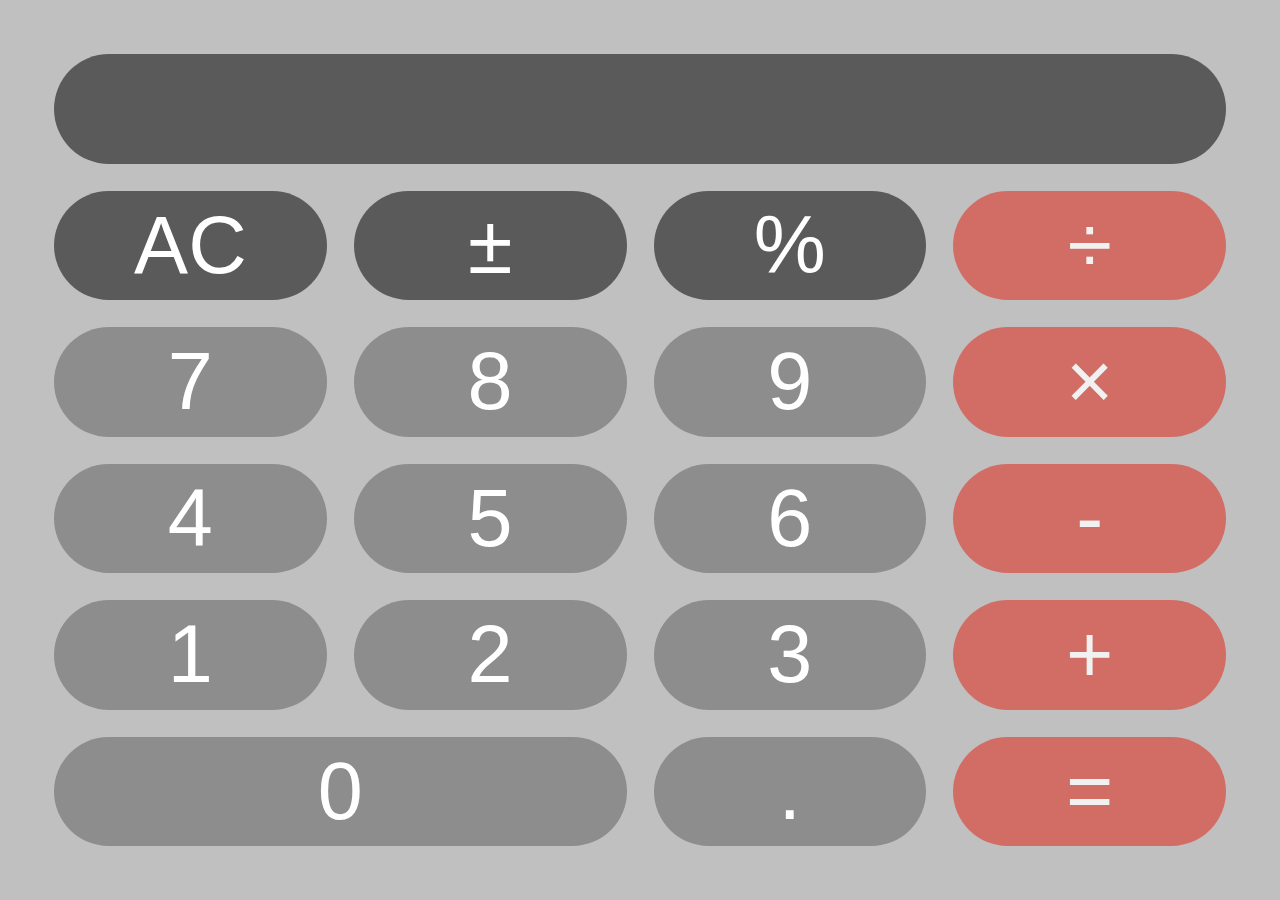
<file: calculator.html>
<!DOCTYPE html>
<html lang="en">
    <head>
        <meta charset="UTF-8" />
        <meta name="viewport" content="width=device-width, initial-scale=1.0" />
        <link rel="preconnect" href="https://fonts.googleapis.com" />
        <link rel="preconnect" href="https://fonts.gstatic.com" crossorigin />
        <link
            href="https://fonts.googleapis.com/css2?family=DM+Sans:opsz,wght@9..40,700&display=swap"
            rel="stylesheet"
        />
        <title>Calculator</title>
        <style>
            body {
                margin: 0px;
                padding: 0;
                font-family: var(
                    --font-family,
                    -apple-system,
                    BlinkMacSystemFont,
                    sans-serif
                );
                -webkit-user-select: none;
                -moz-user-select: none;
                -ms-user-select: none;
                user-select: none;
                background-color: #88888888;
                touch-action: none;
            }
            * {
                font-size: 18vmin;
            }
            .calculator {
                display: grid;
                grid-template-columns: repeat(4, 1fr);
                grid-template-rows: repeat(6, 1fr);
                column-gap: 3vmin;
                row-gap: 3vmin;
                padding: 6vmin;
                width: 100vw;
                height: 100vh;
                box-sizing: border-box;
                position: absolute;
            }
            .calculator input {
                grid-column: 1 / span 4;

                text-align: right;
                border: none;
                background-color: #00000088;
                color: var(--text-color, white);

                border: none;
                grid-column: span 4;
                border-radius: 100px;

                font-size: 0.5em;
            }

            .calculator > div {
                display: contents;
            }
            button {
                background-color: #00000044;
                color: var(--fore-color, white);
                border-radius: 0;
                font-size: 0.5em;
                border: none;
                border-radius: 4px;
                padding: none;
                text-align: center;
                padding: 0;
                border-radius: 1000px;
            }

            .double {
                grid-column: span 2;
            }
            button.function {
                background-color: #00000088;
            }

            button.operation {
                background-color: var(--tint-color, #db4437aa);
                color: var(--fore-color, #f1f1f1);
            }

            button.operation:active {
                background-color: var(--tint-color, #90190f);
                color: var(--fore-color, #f1f1f1);
            }

            .header {
                background-color: red;
            }
        </style>
    </head>
    <body>
        <div class="calculator">
            <input type="text" id="result" />

            <button class="function" onclick="clearResult()">AC</button>
            <button class="function" onclick="appendOperator('+/-')">±</button>
            <button class="function" onclick="appendOperator('%')">%</button>
            <button class="operation" onclick="appendOperator('/')">÷</button>

            <button onclick="appendNumber(7)">7</button>
            <button onclick="appendNumber(8)">8</button>
            <button onclick="appendNumber(9)">9</button>
            <button class="operation" onclick="appendOperator('*')">×</button>

            <button onclick="appendNumber(4)">4</button>
            <button onclick="appendNumber(5)">5</button>
            <button onclick="appendNumber(6)">6</button>
            <button class="operation" onclick="appendOperator('-')">-</button>

            <button onclick="appendNumber(1)">1</button>
            <button onclick="appendNumber(2)">2</button>
            <button onclick="appendNumber(3)">3</button>
            <button class="operation" onclick="appendOperator('+')">+</button>

            <button class="double" onclick="appendNumber(0)">0</button>
            <button onclick="appendNumber('.')">.</button>
            <button class="operation" onclick="calculate()">=</button>
        </div>
        <script>
            let result = document.getElementById("result");
            let expression = "";

            function appendNumber(number) {
                expression += number;
                result.value = expression;
            }

            function appendOperator(operator) {
                expression += operator;
                result.value = expression;
            }

            function calculate() {
                try {
                    let resultValue = eval(expression);
                    result.value = resultValue;
                    expression = "";
                } catch (error) {
                    result.value = "Error";
                }
            }

            function clearResult() {
                expression = "";
                result.value = "";
            }
        </script>
    </body>
</html>
</file>
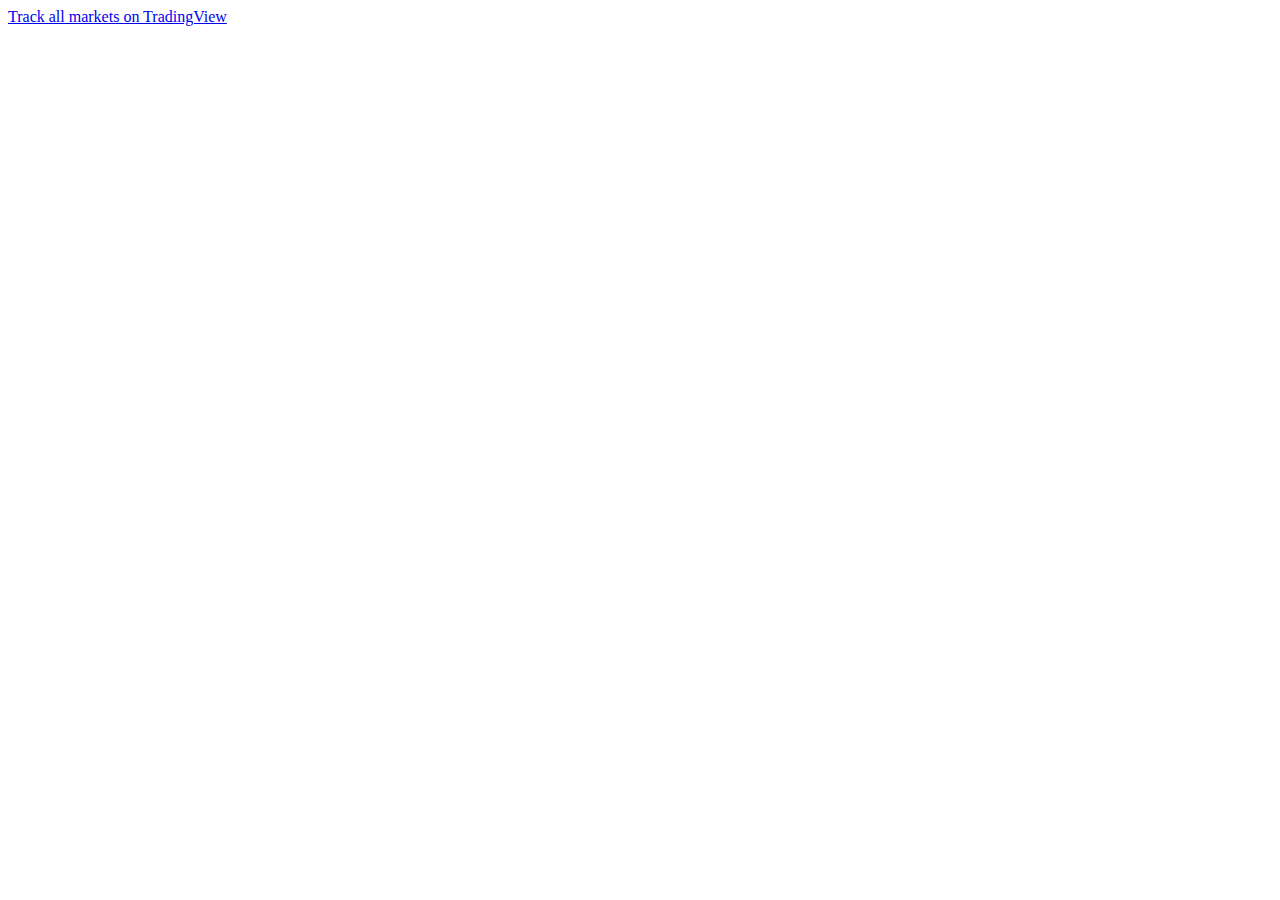
<file: crypto.html>
<html lang="en">
    <head>
        <meta charset="UTF-8" />
        <meta name="viewport" content="width=device-width, initial-scale=1.0" />
        <title>Crypto</title>
    </head>
    <body>
        <div class="tradingview-widget-container">
            <div class="tradingview-widget-container__widget"></div>
            <div class="tradingview-widget-copyright">
                <a
                    href="https://www.tradingview.com/"
                    rel="noopener nofollow"
                    target="_blank"
                    ><span class="blue-text"
                        >Track all markets on TradingView</span
                    ></a
                >
            </div>
            <script
                type="text/javascript"
                src="https://s3.tradingview.com/external-embedding/embed-widget-crypto-coins-heatmap.js"
                async
            >
                  {
                  "dataSource": "Crypto",
                  "blockSize": "market_cap_calc",
                  "blockColor": "change",
                  "locale": "en",
                  "symbolUrl": "",
                  "colorTheme": "dark",
                  "hasTopBar": false,
                  "isDataSetEnabled": false,
                  "isZoomEnabled": true,
                  "hasSymbolTooltip": true,
                  "width": "100%",
                  "height": "100%"
                }
            </script>
        </div>
    </body>
</html>
</file>
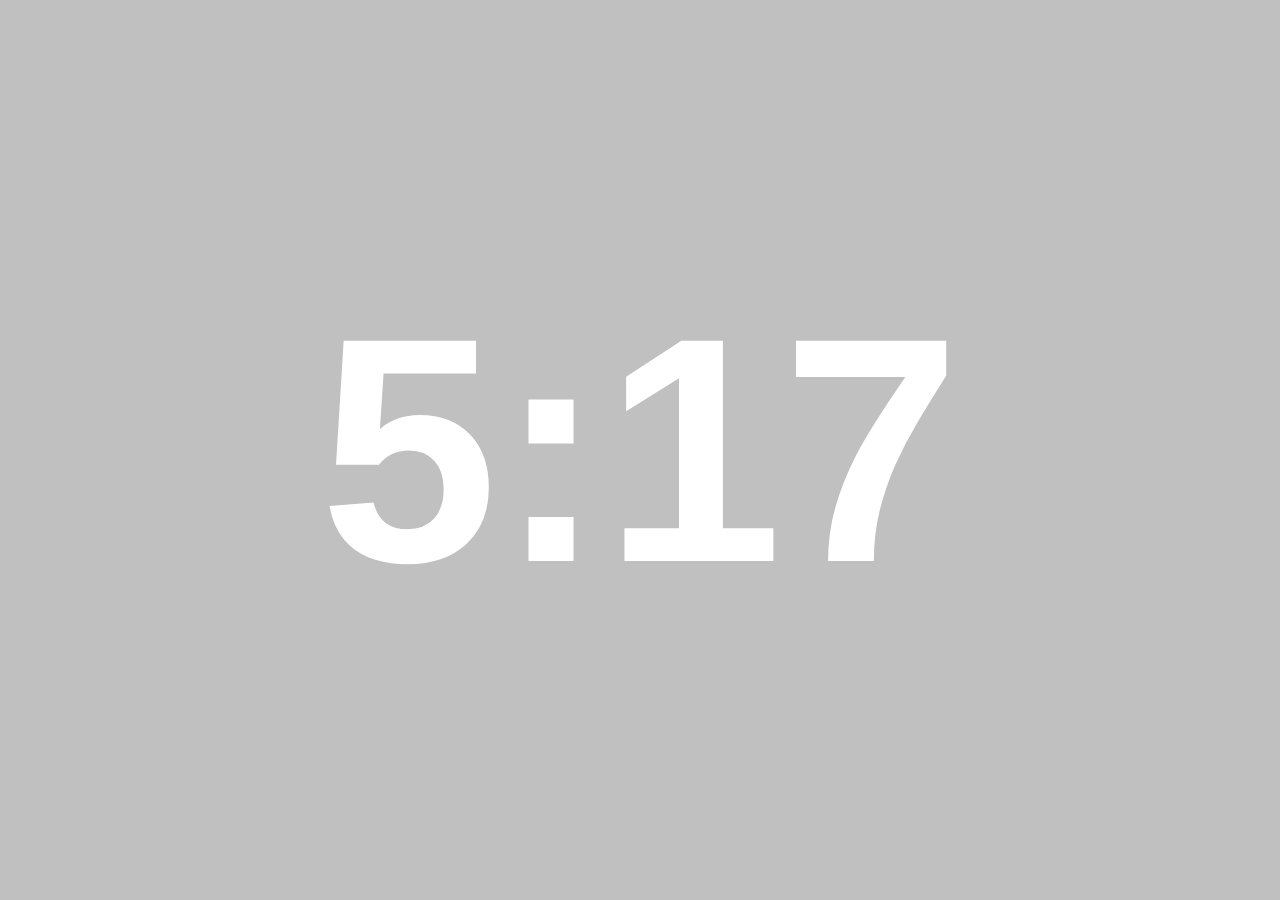
<file: digiclock.html>
<!DOCTYPE html>
<html lang="en">
    <head>
        <meta charset="UTF-8" />
        <meta name="viewport" content="width=device-width, initial-scale=1.0" />
        <link rel="preconnect" href="https://fonts.googleapis.com" />
        <link rel="preconnect" href="https://fonts.gstatic.com" crossorigin />
        <link
            href="https://fonts.googleapis.com/css2?family=DM+Sans:opsz,wght@9..40,700&display=swap"
            rel="stylesheet"
        />
        <title>Digital Clock</title>
        <style>
            body {
                margin: 0;
                padding: 0;
                background-color: var(--transparent, #88888888);
                color: var(--fore-color, white);
                text-align: center;
                display: flex;
                justify-content: center;
                align-items: center;
                font-family: var(
                    --font-family,
                    -apple-system,
                    BlinkMacSystemFont,
                    sans-serif
                );
                font-size: min(100vh, 25vw);
                line-height: 100vh;
                min-height: 100vh;
                font-weight: 600;
                -webkit-user-select: none;
                -moz-user-select: none;
                -ms-user-select: none;
                user-select: none;
                touch-action: none;
            }
        </style>
    </head>
    <body>
        <center>
            <div id="clock"></div>
        </center>
        <script>
            function updateClock() {
                var now = new Date();
                var options = { hour: "numeric", minute: "numeric" };
                var localizedTime = now
                    .toLocaleTimeString(undefined, options)
                    .replace(/ AM/, "")
                    .replace(/ PM/, "")
                    .replace(/ AM/, "ᴀᴍ")
                    .replace(/ PM/, "ᴘᴍ");
                document.getElementById("clock").textContent = localizedTime;
            }

            setTimeout(() => {
                setInterval(updateClock, 60 * 1000);
                updateClock();
            }, 60 - new Date().getSeconds() * 1000);
            updateClock();
        </script>
    </body>
</html>
</file>
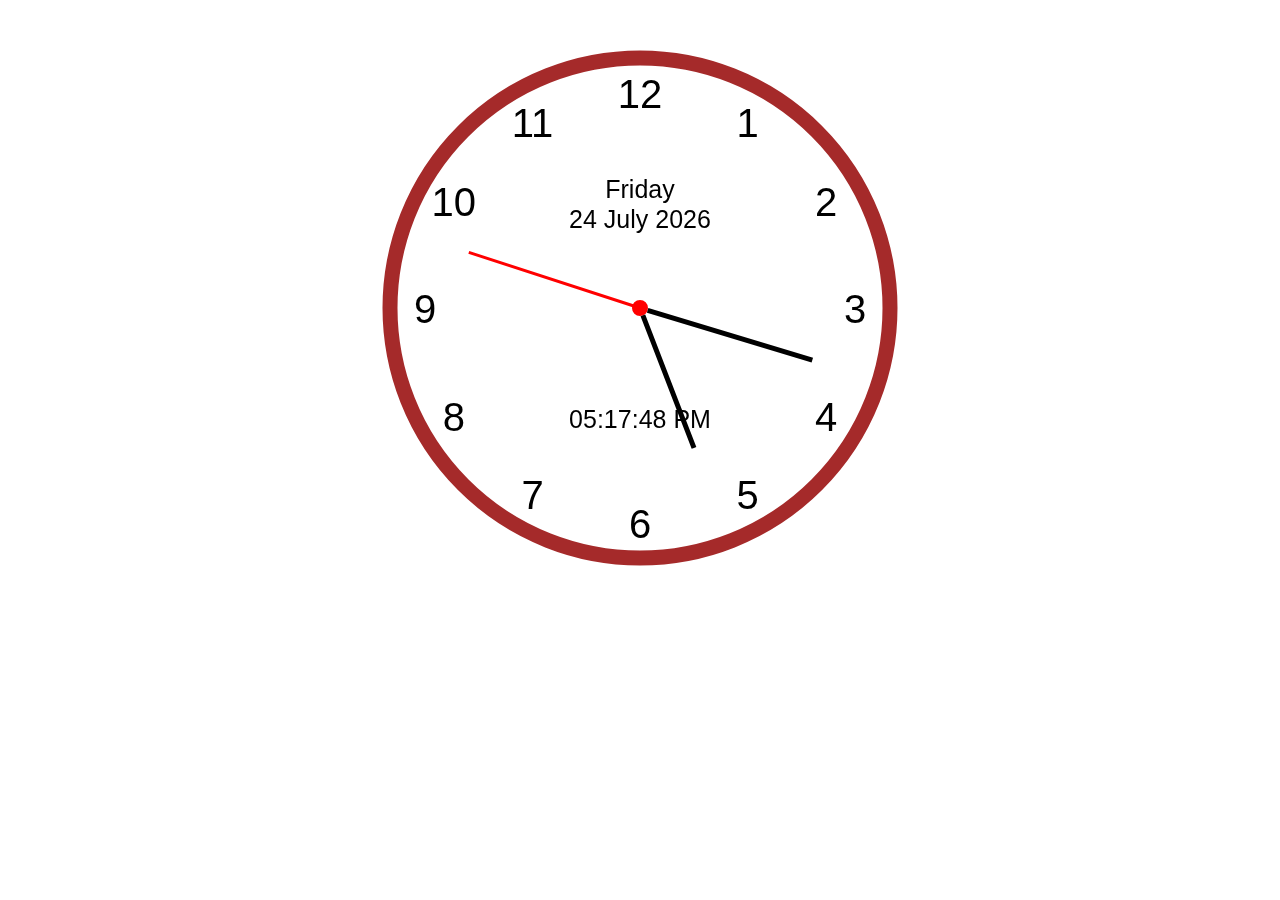
<file: simpleanalog.html>
<!DOCTYPE html>
<html>
<head>
<meta name="viewport" content="width=device-width,initial-scale=1.0">
<title>Digital Clock</title>
<style>
#clock{
text-align:center;
}
#myClock{
background-color:rgba(255, 255, 255, 0);
}
</style>
<script>
window.onload=displayTime;

var monthArr=["January","February","March","April","May","June","July","August","September","October","November","December"];
var dayArr=["Sunday","Monday","Tuesday","Wednesday","Thursday","Friday","Saturday"];

function displayTime() {
var d=new Date();
var date=d.getDate();
var day=dayArr[d.getDay()];
var month=monthArr[d.getMonth()];
var year=d.getFullYear();
var h=d.getHours();
var H=h;
var m=d.getMinutes();
var M=m;
var s=d.getSeconds();
var S=s;
var mer;

if(h==0&&m==0&&s==0)
mer="Midnight";
else if(h==12&&m==0&&s==0)
mer="Noon";
else if(h<12)
mer="AM";
else
mer="PM";

if(h==0)
h=12;
else if(h>0&&h<10)
h="0"+h;
else if(h>12&&h<22)
h="0"+(h-12);
else if(h>21)
h=h-12;

if(m<10)
m="0"+m;

if(s<10)
s="0"+s;

var canv=document.getElementById("myClock");
var pi=Math.PI;
canv.width=600;
canv.height=600;
var ctx=canv.getContext("2d");
ctx.arc(300,300,250,0,2*pi);
ctx.fillStyle="white";
ctx.fill();
ctx.arc(300,300,250,0,2*pi);
ctx.lineWidth=15;
ctx.strokeStyle="brown";
ctx.stroke();
for(var a=pi/2,b=12,r=215;a<pi*5/2;a+=pi/6,b--) {
ctx.font="40px arial";
ctx.fillStyle="black";
ctx.textAlign="center";
ctx.fillText(b,300+r*Math.cos(a),300-r*Math.sin(a)+15);
}

ctx.font="25px arial";
ctx.fillStyle="black";
ctx.textAlign="center";
ctx.fillText(day,300,190);
ctx.fillText(date+" "+month+" "+year,300,220);
ctx.fillText(h+":"+m+":"+s+" "+mer,300,420);


ctx.beginPath();
ctx.moveTo(300,300);
ctx.arc(300,300,8,0,2*pi);
ctx.fillStyle="red";
ctx.closePath();
ctx.fill();

ctx.beginPath();
r1=8;
r2=150;
a1=pi/2-2*pi/43200*(H*3600+M*60+S);
ctx.moveTo(300+r1*Math.cos(a1),300-r1*Math.sin(a1));
ctx.lineTo(300+r2*Math.cos(a1),300-r2*Math.sin(a1));
ctx.lineWidth=5;
ctx.strokeStyle="black";
ctx.closePath();
ctx.stroke();

ctx.beginPath();
R1=8;
R2=180;
a2=pi/2-2*pi/3600*(M*60+S);
ctx.moveTo(300+R1*Math.cos(a2),300-R1*Math.sin(a2));
ctx.lineTo(300+R2*Math.cos(a2),300-R2*Math.sin(a2));
ctx.lineWidth=5;
ctx.strokeStyle="black";
ctx.closePath();
ctx.stroke();

ctx.beginPath();
q=180;
a3=pi/2-2*pi/60*(S);
ctx.moveTo(300,300);
ctx.lineTo(300+q*Math.cos(a3),300-q*Math.sin(a3));
ctx.lineWidth=3;
ctx.strokeStyle="red";
ctx.closePath();
ctx.stroke();

setTimeout(displayTime,500);

}
</script>
</head>
<body>
<div id="clock">
<canvas id="myClock">
</canvas>
</div>
</body>
</html>
</file>
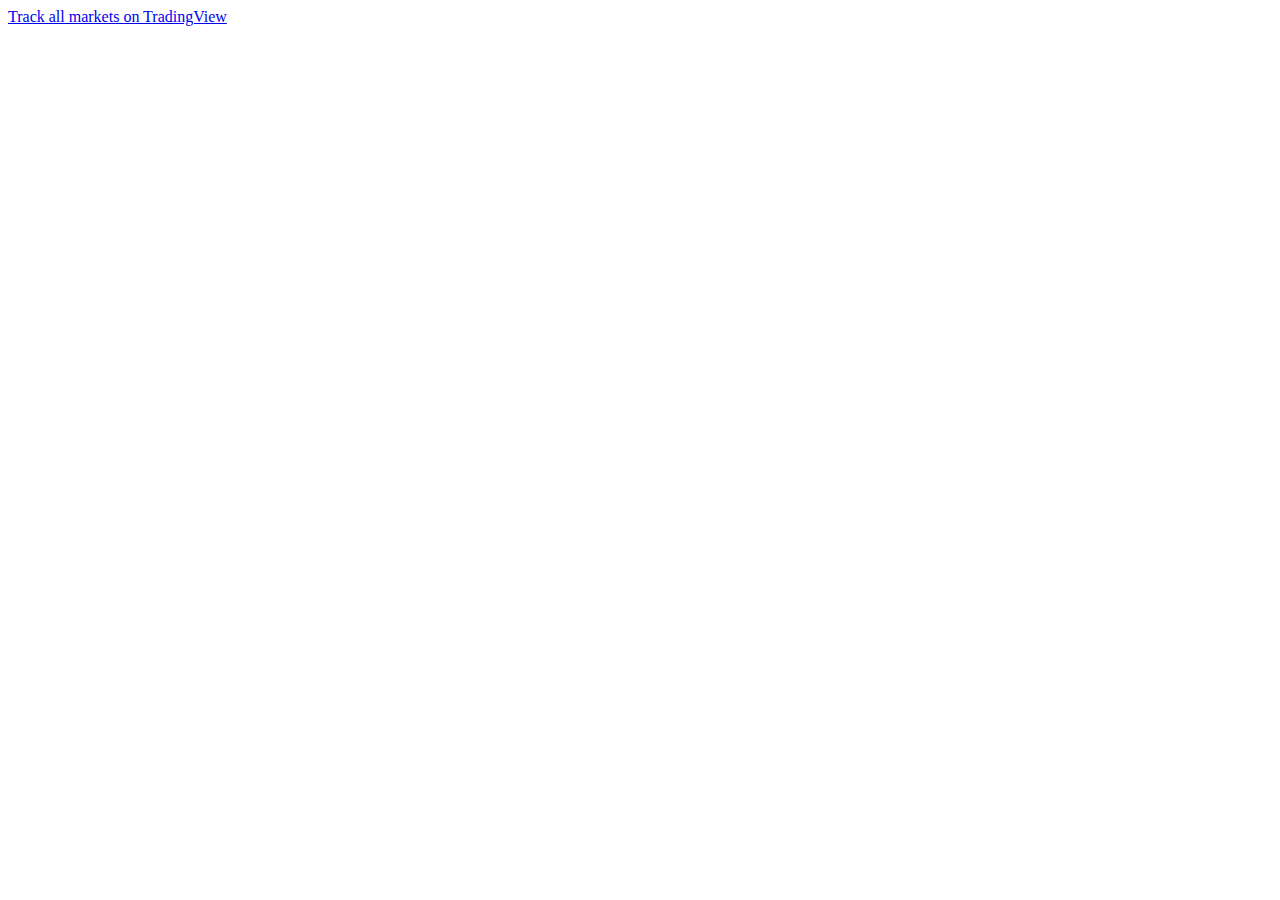
<file: stockwidget.html>
<html lang="en">
    <head>
        <meta charset="UTF-8" />
        <meta name="viewport" content="width=device-width, initial-scale=1.0" />
        <title>Stocks</title>
    </head>
    <body>
        <div class="tradingview-widget-container">
            <div class="tradingview-widget-container__widget"></div>
            <div class="tradingview-widget-copyright">
                <a
                    href="https://www.tradingview.com/"
                    rel="noopener nofollow"
                    target="_blank"
                    ><span class="blue-text"
                        >Track all markets on TradingView</span
                    ></a
                >
            </div>
            <script
                type="text/javascript"
                src="https://s3.tradingview.com/external-embedding/embed-widget-stock-heatmap.js"
                async
            >
                  {
                  "exchanges": [
                    "NYSE",
                    "NASDAQ"
                  ],
                  "dataSource": "SPX500",
                  "grouping": "sector",
                  "blockSize": "market_cap_basic",
                  "blockColor": "change",
                  "locale": "en",
                  "symbolUrl": "",
                  "colorTheme": "dark",
                  "hasTopBar": false,
                  "isDataSetEnabled": false,
                  "isZoomEnabled": true,
                  "hasSymbolTooltip": true,
                  "width": "100%",
                  "height": "100%"
                }
            </script>
        </div>
    </body>
</html>
</file>
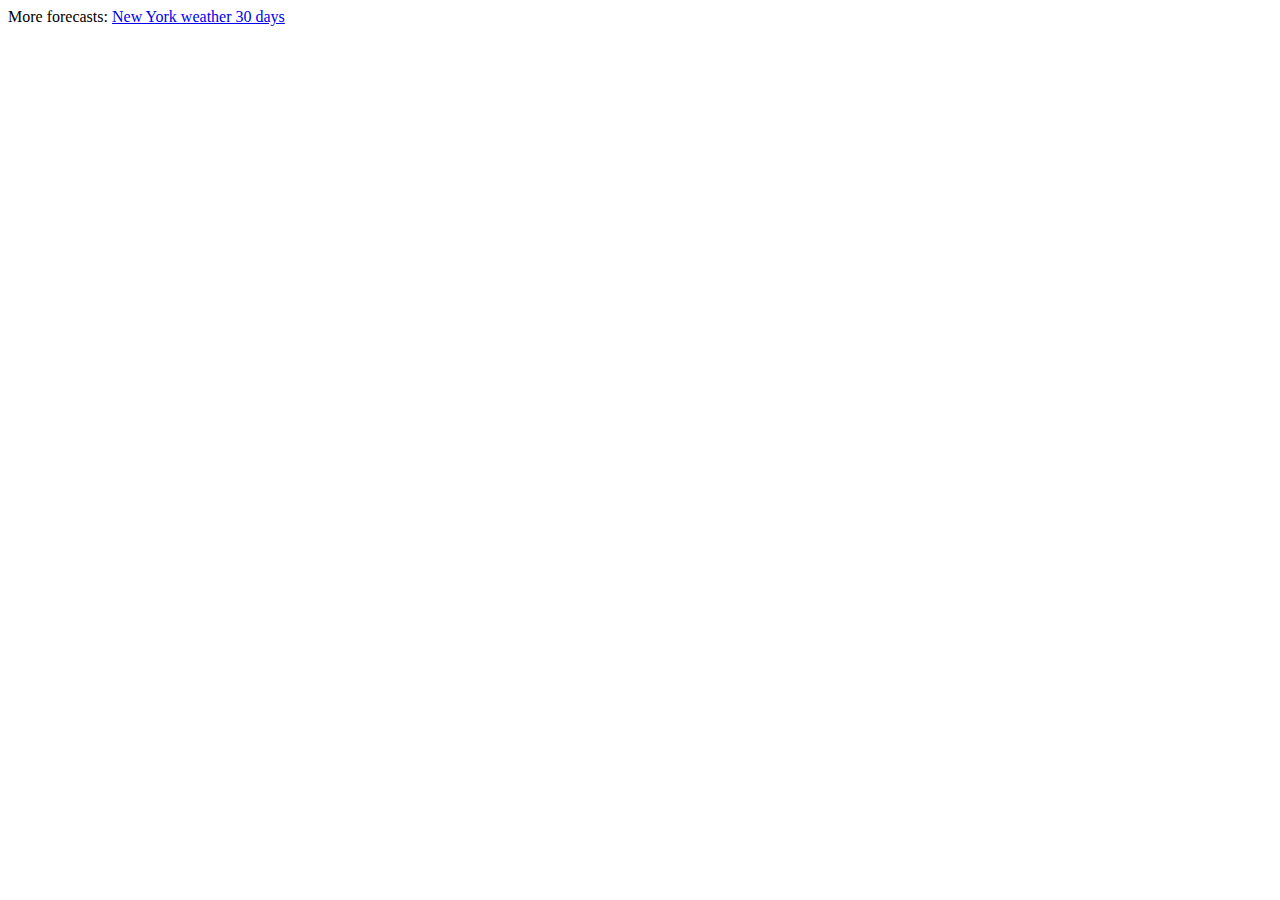
<file: weather.html>
<!DOCTYPE html>
<html lang="en">
<head>
<meta charset="UTF-8">
<title>Weather Widget</title>
</head>
<body>
<div id="ww_f8e2eba4ba8f0" v='1.3' loc='auto' a='{"t":"responsive","lang":"en","sl_lpl":1,"ids":[],"font":"Arial","sl_ics":"one_a","sl_sot":"fahrenheit","cl_bkg":"image","cl_font":"#FFFFFF","cl_cloud":"#FFFFFF","cl_persp":"#81D4FA","cl_sun":"#FFC107","cl_moon":"#FFC107","cl_thund":"#FF5722"}'>More forecasts: <a href="https://oneweather.org/new_york_city/30_days/" id="ww_f8e2eba4ba8f0_u" target="_blank">New York weather 30 days</a></div><script async src="https://app2.weatherwidget.org/js/?id=ww_f8e2eba4ba8f0"></script>
</body>
</html>
</file>
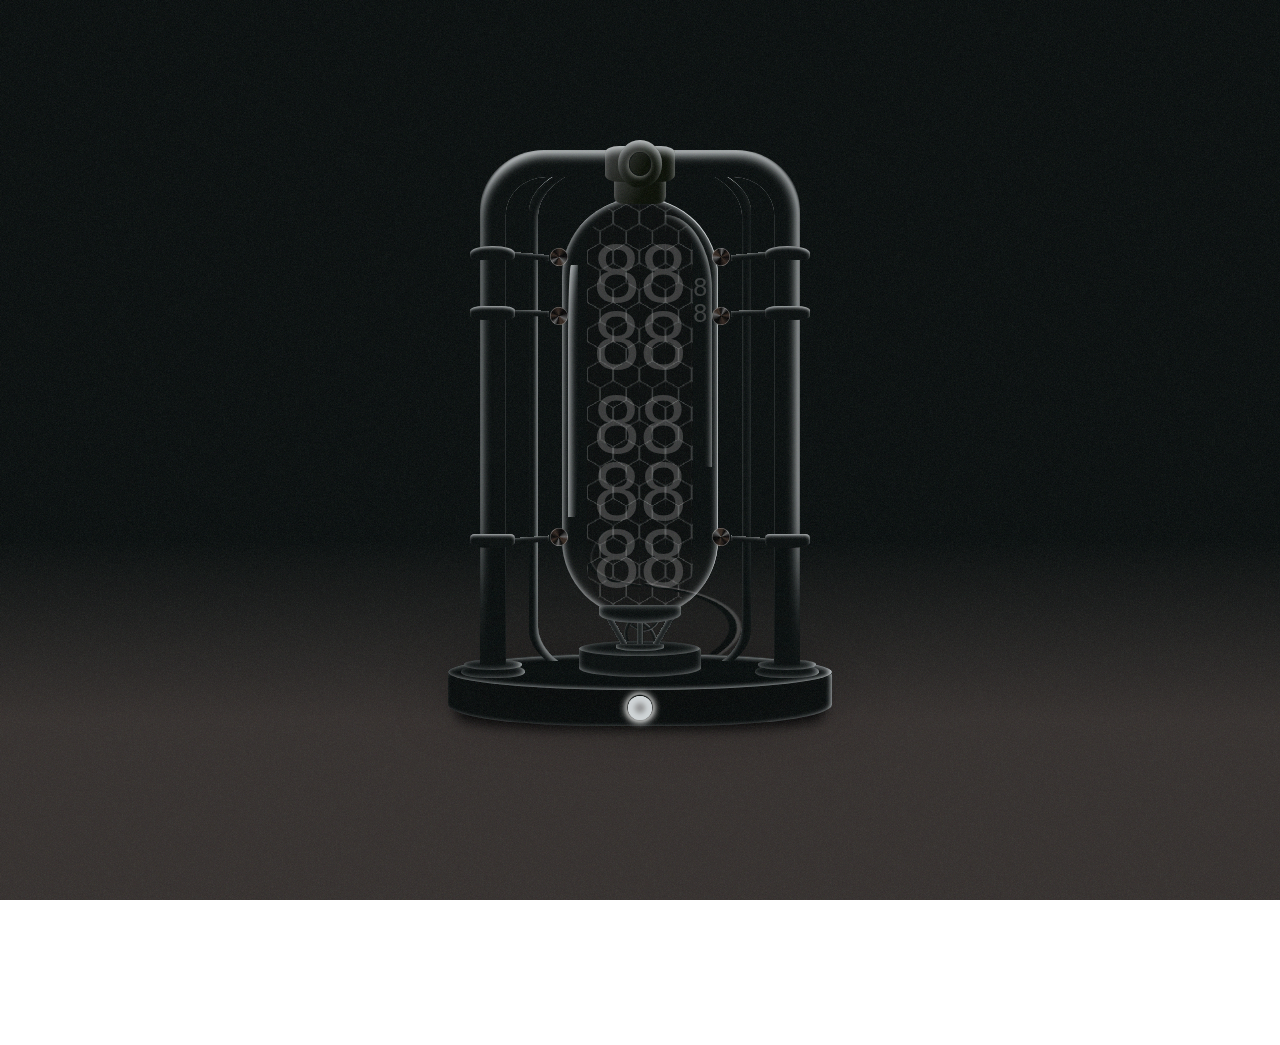
<file: nuxie/tubeclock.html>
<!DOCTYPE html>
<html lang="en" >
<head>
  <meta charset="UTF-8">
  <title>Nixie Tube Clock</title>
  <link rel="stylesheet" href="./style.css">

</head>
<body>
<!-- partial:index.partial.html -->
<svg id="noise-svg">
    <!-- gives background a bit of texture -->
    <filter id='noiseFilter'>
        <feTurbulence type='fractalNoise' baseFrequency='1.5' numOctaves='3' stitchTiles='stitch' />
    </filter>
    <rect id="noise-rect" filter='url(#noiseFilter)' />
  </svg>

  <div class="clock off">
    <div class="shadow"></div>

    <div class="base-container"><div class="base"><div></div></div></div>
    <div class="small-outer-pipe">
      <div class="small-inner-pipe"></div>
    </div>
    <div class="outer-pipe">
      <div class="inner-pipe"></div>
    </div>
    <div class="pipe-accents">
      <div class="top-tube"></div>
      <div class="tube-holders">
        <div></div>
        <div></div>
        <div></div>
        <div></div>
        <div></div>
        <div></div>
      </div>
      <div class="top"></div>
      <div class="topinset"></div>
      <div class="left"><div></div><div></div><div></div></div>
      <div class="right"><div></div><div></div><div></div></div>
      <div class="bottom-left"></div>
      <div class="bottom-right"></div>
    </div>

    <div class="display">
      <div class="row">
        <div class="col"><div>8</div><div id="char01">0</div><div id="char02">0</div></div>
        <div class="col"><div>8</div><div id="char11">0</div><div id="char12">0</div></div>
      </div>
      <div class="row">
        <div class="col"><div>8</div><div id="char21">0</div><div id="char22">0</div></div>
        <div class="col"><div>8</div><div id="char31">0</div><div id="char32">0</div></div>
      </div>
      <div style="height: 0.2em;"></div>
      <div class="small-row">
        <div class="row">
          <div class="col"><div>8</div><div id="char41">0</div><div id="char42">0</div></div>
          <div class="col"><div>8</div><div id="char51">0</div><div id="char52">0</div></div>
        </div>
      </div>
      <div class="row">
        <div class="col"><div>8</div><div id="char61">0</div><div id="char62">0</div></div>
        <div class="col"><div>8</div><div id="char71">0</div><div id="char72">0</div></div>
      </div>
      <div class="row">
        <div class="col"><div>8</div><div id="char81">0</div><div id="char82">0</div></div>
        <div class="col"><div>8</div><div id="char91">0</div><div id="char92">0</div></div>
      </div>
      <div class="row">
        <div class="col"><div>8</div><div id="char101">0</div><div id="char102">0</div></div>
        <div class="col"><div>8</div><div id="char111">0</div><div id="char112">0</div></div>
      </div>
    </div>

    <div class="glass-tube"></div>
    <div class="hex">
      <div class="overlay"></div>
    </div>

    <div class="tube-base-container">
      <div class="wires"><div></div><div></div></div>
      <div class="tube-base"></div>
      <div class="rods">
        <div class="left-rod"></div>
        <div class="center-rod"></div>
        <div class="right-rod"></div>
      </div>
      <div class="tube-btm"></div>
    </div>

    <div class="power-cord">
      <div></div>
      <div></div>
    </div>
    
    <div class="button" onclick="body.querySelector('.clock').classList.toggle('off')">
      <div></div>
    </div> 
  </div>
<!-- partial -->
  <script  src="./script.js"></script>

</body>
</html>
</file>
<file: css/index.css>
body {
    background-color: #00000088;
    min-height: 100vh;
}

.mycard{
    height: 200px;
    width: 200px;
}

.icon-img{
    width: 100%;
    aspect-ratio: 1/1;
    border-radius: 30px;
}
</file>
<file: pirateclock/style.css>
/*[this is where magic is brewed]*/
@-webkit-keyframes circle {
  from {
    transform: rotate(0deg);
  }
  to {
    transform: rotate(360deg);
  }
}
@keyframes circle {
  from {
    transform: rotate(0deg);
  }
  to {
    transform: rotate(360deg);
  }
}
@-webkit-keyframes swing {
  0% {
    transform: rotate(-20deg);
  }
  100% {
    transform: rotate(20deg);
  }
}
@keyframes swing {
  0% {
    transform: rotate(-20deg);
  }
  100% {
    transform: rotate(20deg);
  }
}
@-webkit-keyframes anchorswing {
  0% {
    transform: rotate(15deg);
  }
  100% {
    transform: rotate(-15deg);
  }
}
@keyframes anchorswing {
  0% {
    transform: rotate(15deg);
  }
  100% {
    transform: rotate(-15deg);
  }
}
@-webkit-keyframes pulse {
  0% {
    opacity: 1;
  }
  10% {
    opacity: 0.5;
  }
  50% {
    opacity: 0.25;
  }
  90% {
    opacity: 0.5;
  }
  100% {
    opacity: 1;
  }
}
@keyframes pulse {
  0% {
    opacity: 1;
  }
  10% {
    opacity: 0.5;
  }
  50% {
    opacity: 0.25;
  }
  90% {
    opacity: 0.5;
  }
  100% {
    opacity: 1;
  }
}
@-webkit-keyframes glow {
  0% {
    opacity: 0;
  }
  50% {
    opacity: 1;
  }
  100% {
    opacity: 0;
  }
}
@keyframes glow {
  0% {
    opacity: 0;
  }
  50% {
    opacity: 1;
  }
  100% {
    opacity: 0;
  }
}
@-webkit-keyframes breathe {
  0% {
    opacity: 0.25;
  }
  50% {
    opacity: 1;
  }
  100% {
    opacity: 0.25;
  }
}
@keyframes breathe {
  0% {
    opacity: 0.25;
  }
  50% {
    opacity: 1;
  }
  100% {
    opacity: 0.25;
  }
}
@-webkit-keyframes hue {
  0% {
    fill: #ff8000;
  }
  55% {
    fill: #ff8000;
  }
  70% {
    fill: #00ff80;
  }
  85% {
    fill: #8000ff;
  }
  99.99% {
    fill: #ff8000;
  }
}
@keyframes hue {
  0% {
    fill: #ff8000;
  }
  55% {
    fill: #ff8000;
  }
  70% {
    fill: #00ff80;
  }
  85% {
    fill: #8000ff;
  }
  99.99% {
    fill: #ff8000;
  }
}
@-webkit-keyframes stroke-hue {
  0% {
    stroke: #ff8000;
  }
  55% {
    stroke: #ff8000;
  }
  70% {
    stroke: #00ff80;
  }
  85% {
    stroke: #8000ff;
  }
  99.99% {
    stroke: #ff8000;
  }
}
@keyframes stroke-hue {
  0% {
    stroke: #ff8000;
  }
  55% {
    stroke: #ff8000;
  }
  70% {
    stroke: #00ff80;
  }
  85% {
    stroke: #8000ff;
  }
  99.99% {
    stroke: #ff8000;
  }
}
@-webkit-keyframes dust {
  0% {
    opacity: 0;
    transform: scale(0.5) rotateZ(-15deg);
  }
  50% {
    opacity: 0.75;
    transform: scale(0.75) rotateZ(0deg);
  }
  100% {
    opacity: 0;
    transform: scale(1) rotateZ(15deg);
  }
}
@keyframes dust {
  0% {
    opacity: 0;
    transform: scale(0.5) rotateZ(-15deg);
  }
  50% {
    opacity: 0.75;
    transform: scale(0.75) rotateZ(0deg);
  }
  100% {
    opacity: 0;
    transform: scale(1) rotateZ(15deg);
  }
}
html body {
  position: relative;
  overflow: hidden;
  height: 100vh;
  background: #0d0d0d;
}
html body .frame {
  position: absolute;
  height: 95vmin;
  width: 95vmin;
  top: 50%;
  left: 50%;
  transform: translateY(-50%) translateX(-50%);
}
html body .frame svg {
  position: absolute;
  height: 125%;
  width: 125%;
  top: 50%;
  left: 50%;
  transform: translateY(-50%) translateX(-50%);
  /*[animations]*/
}
html body .frame svg .primary-fill {
  fill: #ff8000;
}
html body .frame svg .primary-stroke-a {
  fill: none;
  stroke: #ff8000;
  stroke-width: 1;
}
html body .frame svg .primary-stroke-b {
  fill: none;
  stroke: #ff8000;
  stroke-width: 3;
}
html body .frame svg .hour-hand {
  fill: #38332e;
}
html body .frame svg .minute-hand {
  fill: #464039;
}
html body .frame svg .second-hand {
  fill: #544d45;
}
html body .frame svg .skeleton-frame {
  fill: url(#face_frame_skeleton_1_);
}
html body .frame svg .gear-front {
  fill: #2a2622;
}
html body .frame svg .gear-back {
  fill: #1c1a17;
}
html body .frame svg .backdrop-disk {
  fill: #110f0e;
}
html body .frame svg .backdrop-glow-gradient {
  fill: url(#backdrop_glow_gradient);
}
html body .frame svg .st11 {
  fill: none;
}
html body .frame svg .st1 {
  fill: none;
  stroke: #1A1A1A;
  stroke-width: 6;
  stroke-linecap: round;
}
html body .frame svg .st2 {
  fill: none;
  stroke: #1A1A1A;
  stroke-width: 4.75;
  stroke-linecap: round;
}
html body .frame svg .st3 {
  fill: none;
  stroke: #1A1A1A;
  stroke-width: 3.5;
  stroke-linecap: round;
}
html body .frame svg .st4 {
  fill: none;
  stroke: #1A1A1A;
  stroke-width: 2.25;
  stroke-linecap: round;
}
html body .frame svg .st5 {
  fill: none;
  stroke: #1A1A1A;
  stroke-linecap: round;
}
html body .frame svg .st6 {
  fill: url(#SVGID_1_);
}
html body .frame svg .st8 {
  fill: url(#SVGID_2_);
}
html body .frame svg .st9 {
  fill: #181818;
}
html body .frame svg .st10 {
  fill: url(#SVGID_3_);
}
html body .frame svg .st14 {
  fill: url(#SVGID_4_);
}
html body .frame svg .st15 {
  fill: url(#SVGID_5_);
  stroke: url(#SVGID_6_);
  stroke-width: 2;
}
html body .frame svg .st16 {
  fill: #0D0D0D;
  stroke: url(#SVGID_7_);
}
html body .frame svg .st17 {
  fill: #282828;
  stroke: url(#SVGID_8_);
  stroke-width: 2;
}
html body .frame svg .st18 {
  fill: #282828;
  stroke: url(#SVGID_9_);
  stroke-width: 2;
}
html body .frame svg .st19 {
  fill: #282828;
  stroke: url(#SVGID_10_);
  stroke-width: 2;
}
html body .frame svg .st20 {
  fill: #282828;
  stroke: url(#SVGID_11_);
  stroke-width: 2;
}
html body .frame svg .st21 {
  fill: #282828;
  stroke: url(#SVGID_12_);
  stroke-width: 2;
}
html body .frame svg .st22 {
  fill: #282828;
  stroke: url(#SVGID_13_);
  stroke-width: 2;
}
html body .frame svg .st23 {
  fill: #282828;
  stroke: url(#SVGID_14_);
  stroke-width: 2;
}
html body .frame svg .st24 {
  fill: #282828;
  stroke: url(#SVGID_15_);
  stroke-width: 2;
}
html body .frame svg .st25 {
  fill: #282828;
  stroke: url(#SVGID_16_);
  stroke-width: 2;
}
html body .frame svg .st26 {
  fill: #282828;
  stroke: url(#SVGID_17_);
  stroke-width: 2;
}
html body .frame svg .st27 {
  fill: #282828;
  stroke: url(#SVGID_18_);
  stroke-width: 2;
}
html body .frame svg .st28 {
  fill: #282828;
  stroke: url(#SVGID_19_);
  stroke-width: 2;
}
html body .frame svg .st29 {
  fill: url(#SVGID_20_);
  stroke: url(#SVGID_21_);
  stroke-width: 2;
}
html body .frame svg .st30 {
  fill: #0D0D0D;
  stroke: url(#SVGID_22_);
}
html body .frame svg .st31 {
  fill: url(#SVGID_23_);
  stroke: url(#SVGID_24_);
  stroke-width: 2;
}
html body .frame svg .st32 {
  fill: #0D0D0D;
  stroke: url(#SVGID_25_);
}
html body .frame svg .st34 {
  fill: url(#SVGID_26_);
  stroke: url(#SVGID_27_);
  stroke-width: 2;
}
html body .frame svg .st35 {
  fill: #0D0D0D;
  stroke: url(#SVGID_28_);
}
html body .frame svg .st36 {
  fill: url(#SVGID_29_);
  stroke: url(#SVGID_30_);
  stroke-width: 2;
}
html body .frame svg .st37 {
  fill: #0D0D0D;
  stroke: url(#SVGID_31_);
}
html body .frame svg .st38 {
  fill: url(#SVGID_32_);
  stroke: url(#SVGID_33_);
  stroke-width: 2;
}
html body .frame svg .st39 {
  fill: #0D0D0D;
  stroke: url(#SVGID_34_);
}
html body .frame svg .st40 {
  fill: url(#SVGID_35_);
  stroke: url(#SVGID_36_);
  stroke-width: 2;
}
html body .frame svg .st41 {
  fill: #0D0D0D;
  stroke: url(#SVGID_37_);
}
html body .frame svg .st42 {
  fill: url(#SVGID_38_);
}
html body .frame svg .st45 {
  fill: url(#SVGID_39_);
}
html body .frame svg .st46 {
  fill: url(#SVGID_40_);
}
html body .frame svg .st47 {
  fill: url(#SVGID_41_);
}
html body .frame svg .st48 {
  fill: url(#SVGID_42_);
}
html body .frame svg .st49 {
  fill: url(#SVGID_43_);
}
html body .frame svg .st50 {
  fill: url(#SVGID_44_);
}
html body .frame svg .st51 {
  fill: url(#SVGID_45_);
}
html body .frame svg .st52 {
  fill: url(#SVGID_46_);
}
html body .frame svg .st53 {
  fill: url(#SVGID_47_);
}
html body .frame svg .st54 {
  fill: url(#SVGID_48_);
}
html body .frame svg .st55 {
  fill: url(#SVGID_49_);
}
html body .frame svg .st60 {
  fill: url(#SVGID_50_);
  stroke: url(#SVGID_51_);
  stroke-width: 2;
}
html body .frame svg .st61 {
  fill: #0D0D0D;
  stroke: url(#SVGID_52_);
}
html body .frame svg #hands,
html body .frame svg #hands g {
  transform-origin: 657.5px 657.5px;
}
html body .frame svg #knobs {
  -webkit-animation: breathe 5s linear infinite;
          animation: breathe 5s linear infinite;
}
html body .frame svg #knobs [class^=primary-stroke] {
  -webkit-animation: stroke-hue 15s linear infinite;
          animation: stroke-hue 15s linear infinite;
}
html body .frame svg #face_marks g {
  -webkit-animation: breathe 5s linear infinite;
          animation: breathe 5s linear infinite;
}
html body .frame svg #face_marks .primary-fill {
  -webkit-animation: hue 15s linear infinite;
          animation: hue 15s linear infinite;
}
html body .frame svg #back_marks {
  -webkit-animation: breathe 10s linear infinite;
          animation: breathe 10s linear infinite;
}
html body .frame svg #second_hand {
  -webkit-animation: circle 60s steps(360) infinite;
          animation: circle 60s steps(360) infinite;
}
html body .frame svg #minute_hand {
  -webkit-animation: circle 3600s steps(360) infinite;
          animation: circle 3600s steps(360) infinite;
}
html body .frame svg #hour_hand {
  -webkit-animation: circle 216000s steps(360) infinite;
          animation: circle 216000s steps(360) infinite;
}
html body .frame svg #pendilum {
  transform-origin: 657.5px 275px;
  -webkit-animation: swing 1s cubic-bezier(0.75, 0, 0.25, 1) alternate infinite;
          animation: swing 1s cubic-bezier(0.75, 0, 0.25, 1) alternate infinite;
}
html body .frame svg #gear_anchor {
  transform-origin: 657.5px 275px;
  -webkit-animation: anchorswing 1s cubic-bezier(0.75, 0, 0.25, 1) alternate infinite;
          animation: anchorswing 1s cubic-bezier(0.75, 0, 0.25, 1) alternate infinite;
}
html body .frame svg #gear_click {
  transform-origin: 657.5px 657.5px;
  animation: circle 30s steps(30) reverse infinite;
}
html body .frame svg #backdrop_disk {
  transform-origin: 657.5px 657.5px;
  -webkit-animation: circle 300s linear infinite;
          animation: circle 300s linear infinite;
}
html body .frame svg #ticks {
  -webkit-animation: pulse 1s linear infinite;
          animation: pulse 1s linear infinite;
}
html body .frame svg #ticks [id^=minute] {
  -webkit-animation: hue 15s linear infinite;
          animation: hue 15s linear infinite;
}
html body .frame svg #gear_front_ten_mark {
  transform-origin: 292px 447px;
  -webkit-animation: circle 10s steps(90) infinite;
          animation: circle 10s steps(90) infinite;
}
html body .frame svg #gear_front_two {
  transform-origin: 657.5px 657.5px;
  -webkit-animation: circle 60s linear infinite;
          animation: circle 60s linear infinite;
}
html body .frame svg #gear_front_small,
html body .frame svg #gear_six {
  transform-origin: 768px 732px;
  animation: circle 36s linear reverse infinite;
}
html body .frame svg #gear_one {
  transform-origin: 657.5px 657.5px;
  -webkit-animation: circle 30s linear infinite;
          animation: circle 30s linear infinite;
}
html body .frame svg #gear_two {
  transform-origin: 532.7px 585.5px;
  -webkit-animation: circle 5s steps(90) infinite;
          animation: circle 5s steps(90) infinite;
}
html body .frame svg #gear_three {
  transform-origin: 954.8px 955.5px;
  -webkit-animation: circle 7.5s linear infinite;
          animation: circle 7.5s linear infinite;
}
html body .frame svg #gear_four {
  transform-origin: 986px 629px;
  -webkit-animation: circle 7.5s linear infinite;
          animation: circle 7.5s linear infinite;
}
html body .frame svg #gear_five {
  transform-origin: 359px 955px;
  -webkit-animation: circle 15s linear infinite;
          animation: circle 15s linear infinite;
}
html body .frame svg #gear_seven {
  transform-origin: 359px 358px;
  animation: circle 7.5s steps(90) reverse infinite;
}
html body .frame svg #gear_eight {
  transform-origin: 533px 585.5px;
  -webkit-animation: circle 15s steps(90) infinite;
          animation: circle 15s steps(90) infinite;
}
html body .frame svg #gear_nine {
  transform-origin: 874px 444.5px;
  -webkit-animation: circle 10s steps(90) infinite;
          animation: circle 10s steps(90) infinite;
}
html body .frame svg #gear_ten {
  transform-origin: 328px 616.5px;
  -webkit-animation: circle 10s steps(90) infinite;
          animation: circle 10s steps(90) infinite;
}
html body .frame svg #gear_eleven {
  transform-origin: 533px 585.5px;
  animation: circle 10s steps(90) reverse infinite;
}
html body .frame svg #backdrop_glow {
  -webkit-animation: glow 15s linear infinite;
          animation: glow 15s linear infinite;
}
html body .frame svg [id$=nib] {
  -webkit-animation: hue 15s linear infinite;
          animation: hue 15s linear infinite;
}
html body .dust {
  z-index: 1;
  position: absolute;
  width: 120vmin;
  height: 120vmin;
  top: 50%;
  left: 50%;
  transform: translateY(-50%) translateX(-50%);
}
html body .dust .specs {
  z-index: 1;
  position: absolute;
  top: 0;
  left: 0;
  width: 100%;
  height: 100%;
  background-image: radial-gradient(2px 2px at 10% 10%, #ff8000, rgba(255, 128, 0, 0)), radial-gradient(2px 2px at 20% 30%, #0080ff, rgba(0, 128, 255, 0)), radial-gradient(2px 2px at 40% 70%, #ff8000, rgba(255, 128, 0, 0)), radial-gradient(2px 2px at 50% 60%, #0080ff, rgba(0, 128, 255, 0)), radial-gradient(2px 2px at 80% 40%, #ff8000, rgba(255, 128, 0, 0)), radial-gradient(2px 2px at 90% 60%, #0080ff, rgba(0, 128, 255, 0)), radial-gradient(2px 2px at 75% 80%, #ff8000, rgba(255, 128, 0, 0)), radial-gradient(2px 2px at 90% 80%, #0080ff, rgba(0, 128, 255, 0));
  background-repeat: repeat;
  background-size: 100px 100px;
  opacity: 0;
  -webkit-animation: dust 3s linear infinite;
          animation: dust 3s linear infinite;
}
html body .dust .specs:nth-child(1) {
  background-position: 50% 50%;
  -webkit-animation-delay: 0s;
          animation-delay: 0s;
}
html body .dust .specs:nth-child(2) {
  background-position: 20% 60%;
  -webkit-animation-delay: 1s;
          animation-delay: 1s;
  animation-direction: reverse;
}
html body .dust .specs:nth-child(3) {
  background-position: -20% -30%;
  -webkit-animation-delay: 2s;
          animation-delay: 2s;
}
html body .dust .specs:nth-child(4) {
  background-position: 40% -80%;
  -webkit-animation-delay: 3s;
          animation-delay: 3s;
  animation-direction: reverse;
}
html body .dust .specs:nth-child(5) {
  background-position: -20% 30%;
  -webkit-animation-delay: 4s;
          animation-delay: 4s;
}
</file>
<file: nuxie/style.css>
@import url('https://fonts.cdnfonts.com/css/lcd');
*{
    box-sizing: border-box;
}
html, body {
    height: 100%;
    overflow: hidden;
}
body {
    display: flex;
    flex-direction: row;
    flex-wrap: wrap;
    justify-content: center;
    align-items: center;
    margin: 0;
    background: linear-gradient(#040909 60vh, #312c2a 80vh);
    font-family: 'LCD', sans-serif;
    font-family: 'LCD2', sans-serif;
    font-family: 'LCDMono2', sans-serif;
    font-family: 'LCDMono', sans-serif;
    font-family: 'Digitalism', sans-serif;

    --_refl:#f3eeef;

    --_bloom:#fcfbf9;
    --_y1:#fae8a5;
    --_y2:#fbd608;

    --_o1:#ff8f0c;
    --_o2:#e74702;
    --_o3:#b32801;

    --mw1:#d0d5d7;
    
    --m1:#fdea09;
    --m2:#e46703;
    --m3:#ac2a04;
}

#noise-svg {
    height: 100%;
    width: 100%;
    opacity: 0.12;
    position: absolute;
    z-index: 100;
    pointer-events: none;
}
#noise-rect {
    width: 100vw;
    height: 100vh;
}

.clock {
    position: relative;
    width: 100%;
    height: 100%;
    display: flex;
    justify-content: center;
    align-items: center;
    font-size: calc(var(--_size) * 0.01); /* em hack for shade scaling */

    --_factor: min(600px, 80vh);
    --_size: min(var(--_factor), 80vw);
}
.shadow {
    position: absolute;
    bottom: 0;
    top: 0;
    margin: auto;
    width: 100%;
    height: 0em;
    translate: 0 45em;
    box-shadow: 
    0 0 3em 2em #040909,
    0 0 8em 3em var(--_o3),
    0 0 10em 4em var(--_o2),
    0 0 10em 5em var(--_o1);
    opacity: 0.6;
}
.shadow::before {
    content: '';
    display: block;
    position: absolute;
    left: 0;
    right: 0;
    margin: auto;
    height: 20em;
    width: 0;
    box-shadow: 
    0 0 8em 4em var(--_y1),
    0 0 8em 6em var(--_y2),
    0 0 8em 8em var(--_o1),
    0 0 8em 10em var(--_o2),
    0 0 8em 12em var(--_o3);
}
.shadow::after {
    content: '';
    display: block;
    position: absolute;
    z-index: -1;
    opacity: 0.5;
    left: 0;
    right: 0;
    margin: auto;
    border-radius: 50%;
    height: 10em;
    width: 10em;
    border: 2px solid red;
    transform: rotateX(70deg);
    box-shadow: 
    0 0em 12em 40em var(--_o1),
    0 0em 12em 60em var(--_o2),
    0 0em 12em 80em var(--_o3);
}
.clock.off .shadow {
    box-shadow: 
    0 0 4em 3em #040909,
    0 0 8em 3em var(--_o3),
    0 0 10em 4em var(--_o2),
    0 0 10em 5em var(--_o1);
    opacity: 0;
}
.outer-pipe {
    position: absolute;
    z-index: 2;
    width: calc(var(--_size) * (8/15));
    height: var(--_size);
    border-radius: 20% / 10%;
    overflow: hidden;
    opacity: 1;
    --_clip-btm: 85.8%;
    clip-path: polygon(0 0, 100% 0, 100% var(--_clip-btm), 0 var(--_clip-btm));
}
.inner-pipe {
    width: 100%;
    height: 100%;
    scale: 0.84 0.91;
    border-radius: 15% / 7%;
    box-shadow: 
    0em 104em 16em 20em #040909,
    /* light on */
    0em 1.2em 1em 0.2em var(--m3),
    0em 1.2em 1em 0.5em var(--m2),
    0em 1.2em 0.5em 1.2em var(--m1),
    0em 1.2em 1.2em 1.5em var(--m2),
    0em 1.2em 2em 2em var(--m3),
    /* ---- */
    0em 90em 16em 20em #040909,
    /* nat light */
    -1em 1em 2em 3.7em #040909,
    0.5em 0em 2em 3.7em #040909,
    0em 0em 0em 4.6em var(--mw1),
    0em 0em 0.5em 5em var(--mw1),
    /* --------- */
    0em 0em 0em 20em #040909;
}
.pipe-accents {  
    width: calc(var(--_size) * (8/15));
    height: var(--_size);
    position: absolute;
}
.pipe-accents .top-tube,
.pipe-accents .top,
.pipe-accents .topinset,
.pipe-accents .left,
.pipe-accents .right {  
    z-index: 3;
}
.pipe-accents .top-tube {
    position: absolute;
    top: 3%;
    left: 0;
    right: 0;
    margin: auto;
    width: 16%;
    height: 6%;
    background: #040909;
    background: linear-gradient(120deg, rgba(60,62,62,1) 0%, rgba(4,9,0,1) 60%);
    box-shadow: 
    inset -0.2em 1.1em 1.4em -0.4em var(--mw1),
    /* light on */
    inset 0em -1.2em 0.5em -1.1em var(--m1),
    inset 0em -1.2em 1em -0.8em var(--m2),
    inset 0em -1.2em 1em -0.2em var(--m3)
    /* -------- */
    ;
    border-radius: 20%;
}
.pipe-accents .tube-holders {
    position: absolute;
    width: 26em;
    height: 70em;
    translate: 0 -7em;
    margin: auto;
    left: 0;
    right: 0;
    top: 0;
    bottom: 0;
    z-index: 2;
}
.pipe-accents .tube-holders div{
    position: absolute;
    width: 3em;
    height: 3em;
    border-radius: 50%;
    --_metal-1: #30241d;
    --_metal-2: #000000;
    --_metal-3: #5f5f5f;
    --_vl: -8%;
    background: conic-gradient(from 0deg at 50% 50%, 
    var(--_metal-1) 0%, 
    var(--_metal-2) 7%, 
    var(--_metal-1) 21%, 
    var(--_metal-2) 35%, 
    var(--_metal-2) 42%, 
    var(--_metal-3) 56%, 
    var(--_metal-1) 63%, 
    var(--_metal-1) 70%, 
    var(--_metal-2) 77%, 
    var(--_metal-3) 84%, 
    var(--_metal-2) 91%, 
    var(--_metal-1) 100%);
    box-shadow: 
    inset 0 0 0.1em 0.1em #ffffff5d,
    /* light on */
    inset 0em -1.2em 0.5em -1.1em var(--m1),
    inset 0em -1.2em 1em -0.8em var(--m2),
    inset 0em -1.2em 1em -0.2em var(--m3)
    /* -------- */;
}
.pipe-accents .tube-holders div:nth-child(1){ top: 12%; left: var(--_vl); rotate: -65deg;}
.pipe-accents .tube-holders div:nth-child(2){ top: 12%; right: var(--_vl); rotate: 65deg;}
.pipe-accents .tube-holders div:nth-child(3){ top: 26%; left:var(--_vl); rotate: -85deg;}
.pipe-accents .tube-holders div:nth-child(4){ top: 26%; right:var(--_vl); rotate: 85deg;}
.pipe-accents .tube-holders div:nth-child(5){ top: 78.5%; left:var(--_vl); rotate: -115deg;}
.pipe-accents .tube-holders div:nth-child(6){ top: 78.5%; right:var(--_vl); rotate: 115deg;}

.pipe-accents .top {
    position: absolute;
    top: -0.7%;
    left: 0;
    right: 0;
    margin: auto;
    width: 22%;
    height: 6%;
    background: #040909;
    background: linear-gradient(120deg, rgba(60,62,62,1) 0%, rgba(4,9,0,1) 60%);
    box-shadow: 
    inset -0.2em 1.1em 1.4em -0.4em var(--mw1),
    /* light on */
    inset 0em -1.2em 0.5em -1.1em var(--m1),
    inset 0em -1.2em 1em -0.8em var(--m2),
    inset 0em -1.2em 1em -0.2em var(--m3)
    /* -------- */
    ;
    border-radius: 20%;
}
.pipe-accents .topinset {
    position: absolute;
    top: -1.7%;
    left: 0;
    right: 0;
    margin: auto;
    width: 14%;
    height: 8%;
    background: #040909;
    background: linear-gradient(120deg, rgba(60,62,62,1) 0%, rgba(4,9,0,1) 60%);
    box-shadow: 
    inset -0.2em 1.1em 1.4em -0.4em var(--mw1),
    /* light on */
    inset 0em -1.2em 0.5em -1.1em var(--m1),
    inset 0em -1.2em 1em -0.8em var(--m2),
    inset 0em -1.2em 1em -0.2em var(--m3)
    /* -------- */
    ;
    border-radius: 50%;
}
.pipe-accents .topinset::before {
    content: '';
    display: block;
    width: 50%;
    height: 50%;
    border-radius: 50%;
    position: absolute;
    left: 0;
    right: 0;
    top: 0;
    bottom: 0;
    margin: auto;
    box-shadow: 
    inset 0 0 0em 0.1em #040909,
    /* light on */
    0 0 0.5em 0.1em var(--_bloom),
    inset 0 0 1.3em 0.2em var(--_o3),
    inset 0 0 1.3em 0.4em var(--_o2),
    inset 0 0 1.3em 0.6em var(--_o1),
    inset 0 0 1.3em 2em var(--_y1)
    /* -------- */;
    animation: 5s flicker linear infinite;
}
@keyframes flicker {
    0% { opacity: 1;}
    10% { opacity: 1;}
    11% { opacity: 0.8;}
    12% { opacity: 1;}
    65% { opacity: 1;}
    66% { opacity: 0.7;}
    67% { opacity: 0.9;}
    68% { opacity: 1;}
    69% { opacity: 0.4;}
    70% { opacity: 1;}
    100% { top: 1;}
}
.pipe-accents .left,
.pipe-accents .right {
    width: 100%;
    height: 100%;
    position: absolute;
}
.pipe-accents .left div,
.pipe-accents .right div{
    --_pipe-pos-x: -3%;
    position: absolute;
    margin: auto;
    width: 14%;
    height: 2.4%;
    border-radius: 0.7em;
    background: #040909;
}
.pipe-accents .left div:nth-child(1){
    top: 16%;
    left: var(--_pipe-pos-x);
    border-top-right-radius: 50%;
    border-top-left-radius: 50%;
    box-shadow: 
    inset -0.1em 0.4em 0.6em -0.2em var(--mw1),
    /* light on */
    inset -1em -0.5em 0.8em -0.8em var(--m3),
    inset -1em -0.5em 0.9em -0.5em var(--m2),
    inset -1em -0.5em 1em -0.3em var(--m1);
    /* -------- */
}
.pipe-accents .left div:nth-child(1)::before {
    content: '';
    display: block;
    width: 98%;
    height: 1em;
    background: #040909;
    position: absolute;
    left: 78%;
    top: 40%;
    rotate: 5deg;
    bottom: 0;
    margin: auto;
    z-index: -1;
    box-shadow: 
    inset 0em 0.3em 0.6em -0.4em var(--mw1),
    /* light on */
    inset 1em -0.5em 0.3em -0.5em var(--m3),
    inset 1em -0.5em 0.4em -0.3em var(--m2),
    inset 1em -0.5em 0.6em -0.2em var(--m1)
    /* -------- */;
}
.pipe-accents .left div:nth-child(2){
    top: 26%;
    left: var(--_pipe-pos-x);
    border-top-right-radius: 30%;
    border-top-left-radius: 30%;
    border-bottom-right-radius: 30%;
    border-bottom-left-radius: 30%;
    box-shadow: 
    inset -0.1em 0.4em 0.6em -0.2em var(--mw1),
    /* light on */
    inset -1em 0em 0.8em -0.6em var(--m3),
    inset -1em 0em 0.9em 0em var(--m2),
    inset -1em 0em 1em 0.1em var(--m1);
    /* -------- */
}
.pipe-accents .left div:nth-child(2)::before {
    content: '';
    display: block;
    width: 98%;
    height: 1em;
    background: #040909;
    position: absolute;
    left: 78%;
    top: 0%;
    rotate: 2deg;
    bottom: 0;
    margin: auto;
    z-index: -1;
    box-shadow: 
    inset 0em 0.3em 0.6em -0.4em var(--mw1),
    /* light on */
    inset 1em -0.1em 0.3em 0em var(--m3),
    inset 1em -0.1em 0.4em 0.2em var(--m2),
    inset 1em -0.1em 0.6em -0.3em var(--m1)
    /* -------- */;
}
.pipe-accents .left div:nth-child(3){
    top: 64%;
    left: var(--_pipe-pos-x);
    border-bottom-right-radius: 40%;
    border-bottom-left-radius: 40%;
    box-shadow: 
    inset -0.1em 0.4em 0.6em -0.2em var(--mw1),
    /* light on */
    inset -1em 0.3em 0.8em -0.5em var(--m3),
    inset -1em 0.3em 0.9em -0.3em var(--m2),
    inset -1em 0.3em 1em 0em var(--m1);
    /* -------- */
}
.pipe-accents .left div:nth-child(3)::before {
    content: '';
    display: block;
    width: 98%;
    height: 1em;
    background: #040909;
    position: absolute;
    left: 78%;
    top: 20%;
    rotate: -4deg;
    margin: auto;
    z-index: -1;
    box-shadow: 
    inset 0em 0.3em 0.6em -0.4em var(--mw1),
    /* light on */
    inset 1em 0.2em 0.3em -0.1em var(--m3),
    inset 1em 0.2em 0.4em 0em var(--m2),
    inset 1em 0.2em 0.6em 0.1em var(--m1)
    /* -------- */;
}
.pipe-accents .right div:nth-child(1){
    top: 16%;
    right: var(--_pipe-pos-x);
    border-top-right-radius: 50%;
    border-top-left-radius: 50%;
    box-shadow: 
    inset -0.1em 0.4em 0.6em -0.2em var(--mw1),
    /* light on */
    inset 1em -0.5em 0.8em -0.8em var(--m3),
    inset 1em -0.5em 0.9em -0.5em var(--m2),
    inset 1em -0.5em 1em -0.3em var(--m1);
    /* -------- */
}
.pipe-accents .right div:nth-child(1)::before {
    content: '';
    display: block;
    width: 98%;
    height: 1em;
    background: #040909;
    position: absolute;
    right: 78%;
    top: 40%;
    rotate: -5deg;
    bottom: 0;
    margin: auto;
    z-index: -1;
    box-shadow: 
    inset 0em 0.3em 0.6em -0.4em var(--mw1),
    /* light on */
    inset -1em -0.5em 0.3em -0.5em var(--m3),
    inset -1em -0.5em 0.4em -0.3em var(--m2),
    inset -1em -0.5em 0.6em -0.2em var(--m1)
    /* -------- */;
}
.pipe-accents .right div:nth-child(2){
    top: 26%;
    right: var(--_pipe-pos-x);
    border-top-right-radius: 30%;
    border-top-left-radius: 30%;
    border-bottom-right-radius: 30%;
    border-bottom-left-radius: 30%;
    box-shadow: 
    inset -0.1em 0.4em 0.6em -0.2em var(--mw1),
    /* light on */
    inset 1em 0em 0.8em -0.6em var(--m3),
    inset 1em 0em 0.9em 0em var(--m2),
    inset 1em 0em 1em 0.1em var(--m1);
    /* -------- */
}
.pipe-accents .right div:nth-child(2)::before {
    content: '';
    display: block;
    width: 98%;
    height: 1em;
    background: #040909;
    position: absolute;
    right: 78%;
    top: 0%;
    rotate: -2deg;
    bottom: 0;
    margin: auto;
    z-index: -1;
    box-shadow: 
    inset 0em 0.3em 0.6em -0.4em var(--mw1),
    /* light on */
    inset -1em -0.1em 0.3em 0em var(--m3),
    inset -1em -0.1em 0.4em 0.2em var(--m2),
    inset -1em -0.1em 0.6em -0.3em var(--m1)
    /* -------- */;
}
.pipe-accents .right div:nth-child(3){
    top: 64%;
    right: var(--_pipe-pos-x);
    border-bottom-right-radius: 40%;
    border-bottom-left-radius: 40%;
    box-shadow: 
    inset -0.1em 0.4em 0.6em -0.2em var(--mw1),
    /* light on */
    inset 1em 0.3em 0.8em -0.5em var(--m3),
    inset 1em 0.3em 0.9em -0.3em var(--m2),
    inset 1em 0.3em 1em 0em var(--m1);
    /* -------- */
}
.pipe-accents .right div:nth-child(3)::before {
    content: '';
    display: block;
    width: 98%;
    height: 1em;
    background: #040909;
    position: absolute;
    right: 78%;
    top: 20%;
    rotate: 4deg;
    margin: auto;
    z-index: -1;
    box-shadow: 
    inset 0em 0.3em 0.6em -0.4em var(--mw1),
    /* light on */
    inset -1em 0.2em 0.3em -0.1em var(--m3),
    inset -1em 0.2em 0.4em 0em var(--m2),
    inset -1em 0.2em 0.6em 0.1em var(--m1)
    /* -------- */;
}
.pipe-accents .bottom-left {
    position: absolute;
    bottom: 12%;
    left: -6%;
    width: 20%;
    height: 2.4%;
    background: #040909;
    border-radius: 40%;
    border-top-left-radius: 50%;
    border-top-right-radius: 50%;
    box-shadow: 
    inset -0.4em -0.1em 1em -0.4em var(--mw1),
    /* light on */
    inset -2em 0em 1.8em -1.5em var(--m3),
    inset -2em 0em 1.9em -1.3em var(--m2),
    inset -2em 0em 2em -1em var(--m1)
    /* -------- */;
}
.pipe-accents .bottom-left::before {
    display: block;
    content: '';
    position: absolute;
    top: -24%;
    left: 0;
    right: 0;
    margin: auto;
    background: #040909;
    width: 90%;
    height: 70%;
    border-radius: 50%;
    border-top-left-radius: 40%;
    border-top-right-radius: 40%;
    box-shadow: 
    inset -0.4em 0em 1em -0.3em var(--mw1),
    /* light on */
    inset -2em 0em 1.8em -1.5em var(--m3),
    inset -2em 0em 1.9em -1.3em var(--m2),
    inset -2em 0em 2em -1em var(--m1)
    /* -------- */;
}
.pipe-accents .bottom-right {
    position: absolute;
    bottom: 12%;
    right: -6%;
    width: 20%;
    height: 2.4%;
    background: #040909;
    border-radius: 40%;
    border-top-left-radius: 50%;
    border-top-right-radius: 50%;
    box-shadow: 
    inset -0.4em -0.1em 1em -0.4em var(--mw1),    
    /* light on */
    inset 2em 0em 1.8em -1.5em var(--m3),
    inset 2em 0em 1.9em -1.3em var(--m2),
    inset 2em 0em 2em -1em var(--m1)
    /* -------- */;
}
.pipe-accents .bottom-right::before {
    display: block;
    content: '';
    position: absolute;
    top: -24%;
    left: 0;
    right: 0;
    margin: auto;
    background: #040909;
    width: 90%;
    height: 70%;
    border-radius: 50%;
    border-top-left-radius: 40%;
    border-top-right-radius: 40%;
    box-shadow: 
    inset -0.4em 0em 1em -0.3em var(--mw1),    
    /* light on */
    inset 2em 0em 1.8em -1.5em var(--m3),
    inset 2em 0em 1.9em -1.3em var(--m2),
    inset 2em 0em 2em -1em var(--m1)
    /* -------- */;
}

.small-outer-pipe {
    position: absolute;
    translate: 0 -5.6%;
    width: calc(var(--_size) * (1/2.7));
    height: calc( var(--_size) * 0.87);
    border-radius: 40% / 10%;
    
    overflow: hidden;
    opacity: 1;
    --_clip-btm: 96%;
    clip-path: polygon(0 0, 100% 0, 100% var(--_clip-btm), 0 var(--_clip-btm));
    border-top: 0.3em solid var(--mw1);
}
.small-inner-pipe {
    width: 100%;
    height: 100%;
    scale: 0.92 0.98;
    border-radius: 35% / 10%;
    box-shadow: 
    0em -94em 20em 20em #040909,
    0em 104em 20em 20em #040909,
    /* light on */
    0em 1em 1em 0.2em var(--m3),
    0em 1em 1em 0.5em var(--m2),
    0em 1em 0.5em 1.2em var(--m1),
    0em 1em 1.2em 1.5em var(--m2),
    0em 1em 2em 2em var(--m3),
    /* ---- */
    /* nat light */
    -0.2em 0.5em 0.8em -0.2em var(--mw1),
    0em 90em 16em 20em #040909,
    -1em 1em 2em 2em #040909,
    0.5em 0em 2em 2em #040909,
    0em 0em 0em 4.6em var(--mw1),
    0em 0em 1.5em 5em var(--mw1),
    /* --------- */
    0em 0em 0em 20em #040909;
}

.base-container{
    position: absolute;
    width: calc(var(--_size) * (8/15));
    height: var(--_size);
    
}
.base-container .base{
    width: 100%;
    height: 100%;
    position: absolute;
}
.base-container .base div{
    background: #040909;
    position: absolute;
    bottom: 4%;
    left: -10%;
    width: 120%;
    height: 12%;
    border-radius: 40% 40% / 30% 30%;    
    box-shadow: 
    0 2em 2em -1.4em #000,
    inset -0.4em 0.1em 0.8em -0.2em var(--mw1);
}
.base-container .base div::before {
    content: "";
    display: block;
    width: 100%;
    height: 50%;
    border-radius: 100%;    
    box-shadow: 
    0 2em 10em 0 #000,
    inset -0.4em 0em 0.8em 0em var(--mw1),
    inset 0em 0em 0.5em 0.3em #040909,
    inset 0em 0em 0.5em 0.3em #040909,
    inset 0em 0em 1em 0em #040909,
    inset 0em 0em 2em 0em #040909,
    inset 0em 0em 3em 0em #040909,
    /* light on */
    inset 0em 0em 1em 0em var(--m3),
    inset 0em 0em 1em 2em var(--m2),
    inset 1em 0.3em 10em 10em var(--m1)
    /* -------- */;
}
.display {
    color: var(--_bloom);
    font-size: 14em;
    line-height: 0.8em;
    translate: 0 -0.4em;
}
.display .row {
    display: flex;
}
.display .small-row {
    font-size: 0.3em;
    position: absolute;
    right: -22%;
    top: 10%;
}
.display .small-row .row {
    flex-direction: column;
    line-height: 1.02em;
}
.display .row .col {
    display: flex;
    position: relative;
}
.display .row .col > div:nth-child(1){
    opacity: 0.2;
}
.display .row .col > div:nth-child(2){
    position: absolute;
    right: 0;
    z-index: 2;
}
.display .row .col > div:nth-child(3){
    position: absolute;
    right: 0;
    color: var(--_bloom);
    --_o1-size: 0.1em;
    --_o2-size: 0.4em;
    --_o3-size: 0.6em;
    text-shadow: 
    0em 0em 0.04em var(--_bloom),
    0em 0em 0.04em var(--_bloom),
    0em 0em var(--_o3-size) var(--_o3),
    0em 0em var(--_o3-size) var(--_o3),
    0em 0em var(--_o3-size) var(--_o3),
    0em 0em var(--_o3-size) var(--_o3),
    0em 0em var(--_o2-size) var(--_o2),
    0em 0em var(--_o2-size) var(--_o2),
    0em 0em var(--_o2-size) var(--_o2),
    0em 0em var(--_o2-size) var(--_o2),
    0em 0em var(--_o1-size) var(--_o1),
    0em 0em var(--_o1-size) var(--_o1),
    0em 0em var(--_o1-size) var(--_o1),
    0em 0em var(--_o1-size) var(--_o1);
}
.glass-tube {
    position: absolute;
    width: 26em;
    height: 70em;
    translate: 0 -7em;
    border-radius: 1000px;
    box-shadow: 
    /* light on */
    0em 0em 1em -0.2em var(--m1),
    0em 0em 2em -0.4em var(--m2),
    0em 0em 3em -0.4em var(--m2),
    inset 0em 0em 0.4em 0.2em var(--m3),
    inset 0em 0em 0.6em 0.4em var(--m2),
    inset 0em 0em 1em 0.7em var(--m1),
    inset 0em 0em 3em 0em var(--m2),
    inset 0em 0em 5em 1em var(--m3),
    /* -------- */
    inset -0.1em 0.1em 0.1em 0em var(--mw1),
    inset 0 0 1em 0.1em var(--mw1);
}
.glass-tube::before {
    content: "";
    display: block;
    width: 6%;
    opacity: 0.9;
    height: 60%;
    box-shadow: 
    inset 1.5em 0em 1em -1em var(--mw1);
    position: absolute;
    left: 4%;
    top: 16%;
    filter: blur(0.6px);
    opacity: 0.8;
    border-radius: 50% 1% / 50% 100%;
}
.glass-tube::after {
    content: "";
    display: block;
    width: 30%;
    opacity: 0.9;
    height: 60%;
    box-shadow: 
    inset -1em 0.5em 1em -1em var(--mw1);
    position: absolute;
    right: 4%;
    top: 4%;
    filter: blur(0.6px);
    opacity: 1;
    border-radius: 0% 100% / 10% 30%;
}
.hex {
    position: absolute;
    width: 17.7em;
    height: 70em;
    translate: 0 -7em;
    border-radius: 1000px;
    overflow: hidden;
    z-index: -1;
    opacity: 0.7;
    --_hex-cl1: #040909;
    --_hex-cl2: var(--_o1);
    --_hex-size: 2.18em;
    background:
    radial-gradient(circle farthest-side at 0% 50%, var(--_hex-cl1) 23.5%,rgba(240,166,17,0) 0) calc(1.06*var(--_hex-size)) calc(1.5*var(--_hex-size)),
    radial-gradient(circle farthest-side at 0% 50%, var(--_hex-cl2) 24%,rgba(240,166,17,0) 0) calc(0.94*var(--_hex-size)) calc(1.5*var(--_hex-size)),
    linear-gradient( var(--_hex-cl1) 14%,rgba(240,166,17,0) 0, rgba(240,166,17,0) 85%, var(--_hex-cl1) 0)0 0,
    linear-gradient(150deg, var(--_hex-cl1) 24%, var(--_hex-cl2) 0, var(--_hex-cl2) 26%,rgba(240,166,17,0) 0,rgba(240,166,17,0) 74%, var(--_hex-cl2) 0, var(--_hex-cl2) 76%, var(--_hex-cl1) 0)0 0,
    linear-gradient(30deg, var(--_hex-cl1) 24%, var(--_hex-cl2) 0, var(--_hex-cl2) 26%,rgba(240,166,17,0) 0,rgba(240,166,17,0) 74%, var(--_hex-cl2) 0, var(--_hex-cl2) 76%, var(--_hex-cl1) 0)0 0,
    linear-gradient(90deg, var(--_hex-cl2) 2%, var(--_hex-cl1) 0, var(--_hex-cl1) 98%, var(--_hex-cl2) 0%)0 0  var(--_hex-cl1);
    background-size:calc(2*var(--_hex-size)) calc(3*var(--_hex-size));
}
.hex .overlay {
    position: absolute;
    background: #fff;
    mix-blend-mode: overlay;
    width: 200%;
    left: -40%;
    height: 12%;
    rotate: 40deg;
    animation: 5s electric ease-in infinite;
}
@keyframes electric {
    0% { top: 700%;}
    100% { top: -20%;}
}
.tube-base-container {
    position: absolute;
    width: 34em;
    height: 30em;
    translate: 0 24em;
}
.tube-base {
    position: absolute;
    bottom: 4%;
    width: 60%;
    height: 20%;
    background: #040909;
    left: 0;
    right: 0;
    margin: auto;
    border-radius: 80% / 40%;
    box-shadow: 
    inset 0em -0.1em 1.2em -0.4em var(--mw1),
    /* light on */
    inset 0em 3em 2.8em -2.5em var(--m3),
    inset 0em 3em 3.9em -2.3em var(--m2),
    inset 0em 3em 4em -2em var(--m1)
    /* -------- */;
}
.tube-base::before {
    display: block;
    content: '';
    width: 99%;
    height: 42%;
    background: #040909;
    border-radius: 50%;
    box-shadow: 
    inset 0em -0.1em 1.2em -0.4em var(--mw1),
    /* light on */
    inset 0em 0em 1.8em -0.5em var(--m3),
    inset 0em 0em 1.9em -0.3em var(--m2),
    inset 0em 0em 2em -0em var(--m1)
    /* -------- */;
}
.tube-btm {
    width: 40%;
    height: 10%;
    position: absolute;
    left: 0;
    right: 0;
    margin: auto;
    bottom: 34%;
    background-color: #040909;
    border-radius: 20% 20% 100% 100%;
    box-shadow: 
    inset 0em 0em 1.2em -0.2em var(--mw1),
    /* light on */
    inset 0em 0.3em 1.2em 0em var(--m1),
    inset 0em 0.3em 1.2em 0.3em var(--m2),
    inset 0em 0.3em 1.2em 0.6em var(--m3)
    /* -------- */;
}
.tube-btm::before {
    content: '';
    display: block;
    width: 60%;
    height: 40%;
    position: absolute;
    left: 0;
    right: 0;
    margin: auto;
    bottom: -158%;
    border-radius: 30% 30% 100% 100%;
    background-color: #040909;
    box-shadow: 
    inset 0em -0.1em 0.7em -0.2em var(--mw1),
    /* light on */
    inset 0em 0.1em 1em -0.7em var(--m1),
    inset 0em 0.1em 1em -0.3em var(--m2),
    inset 0em 0.1em 1em -0em var(--m3)
    /* -------- */;
}
.rods{
    width: 50%;
    height: 28%;
    position: absolute;
    left: 0;
    right: 0;
    margin: auto;
    bottom: 14%;
    --_clip-btm: 80%;
    clip-path: polygon(0 0, 100% 0, 100% var(--_clip-btm), 0 var(--_clip-btm));
}
.rods .left-rod {
    width: 60%;
    height: 12%;
    rotate: 60deg;
    position: absolute;
    bottom: 40%;
    left: 0;
    background: #040909;
}
.rods .center-rod {
    width: 30%;
    height: 12%;
    rotate: 90deg;
    position: absolute;
    bottom: 40%;
    right: 0;
    left: 0;
    margin: auto;
    background: #040909;
}
.rods .right-rod {
    width: 60%;
    height: 12%;
    rotate: -60deg;
    position: absolute;
    bottom: 40%;
    right: 0;
    background: #040909;
}
.rods .left-rod,
.rods .center-rod,
.rods .right-rod {
    box-shadow: 
    inset 0em 0.1em 0.8em -0.2em var(--mw1),
    /* light on */
    inset 0em 0.1em 1em -0.7em var(--m1),
    inset 0em 0.1em 1em -0.3em var(--m2),
    inset 0em 0.1em 1em -0em var(--m3)
    /* -------- */;
}
.wires {
    width: 100%;
    height: 100%;
    z-index: -1;
}
.wires div:nth-child(1),
.wires div:nth-child(2) {
    width: 18%;
    height: 18%;
    rotate: 25deg;
    translate: 14em -5em;
    position: absolute;
    bottom: 0;
    box-shadow: 
    inset 0em 0.1em 0.4em 0em var(--mw1),
    inset 0 0 0 0.5em #040909;
    border-radius: 0% 100% / 50% 100%;
}
.wires div:nth-child(2) {
    translate: 15em -8em;
    rotate: 122deg;
    scale: 0.7;
}

.button {
    position: absolute;
    width: 4em;
    height: 4em;
    border-radius: 50%;
    translate: 0 0em;
    left: 0;
    right: 0;
    margin: auto;
    top: 0;
    bottom: 0;
    translate: 0 43em;
    z-index: 100;
    cursor: pointer;
    background: var(--_bloom);
    box-shadow: 
    0em -0.1em 0.2em 0em var(--_o1),
    0em -0.1em 0.2em 0.1em var(--_o2),
    0em -0.1em 0.2em 0.2em var(--_o3),
    0em -0.1em 1em 0.5em var(--_bloom),
    /* light on */
    inset 0em 0em 1em 0em var(--_o3),
    inset 0em 0em 1em 0.5em var(--_o2),
    inset 0em 0em 1em 1em var(--_o1)
    /* -------- */
    ;
    filter: blur(1px);
}

.power-cord {
    z-index: -1;
    scale: 1.4 0.9;
    position: absolute;
    width: 100%;
    height: 50em;
    top: 0;
    bottom: 0;
    margin: auto;
    translate: -36em 44em;
    transform: rotateX(55deg) rotateZ(-64deg);
}
.power-cord div:nth-child(1) {
    width: 20em;
    height: 18em;
    box-shadow: 0.3em 0.3em 0.2em 0.1em rgba(255, 255, 255, 0.2);
    border-bottom: 6px solid #040909;
    border-right: 4px solid #040909;
    position: absolute;
    left: 0;
    right: 0;
    translate: 39.3em 0em;
    margin: auto;
    bottom: 4%;
    border-radius:  100% 30% / 100% 0;
}
.power-cord div:nth-child(2) {
    width: 20em;
    height: 12em;
    box-shadow: inset 0.3em 0.1em 0.2em -0.1em rgba(255, 255, 255, 0.2);
    border-top: 3px solid #04090977;
    border-left: 4px solid #040909;
    position: absolute;
    translate: 58em 0.2em;
    left: 0;
    right: 0;
    margin: auto;
    bottom: 40%;
    border-radius:  100% 30% / 100% 0;
}

/* --------------- */
/* -- CLOCK OFF -- */
/* --------------- */
*, *:before, *:after {
    transition: box-shadow 0.2s ease-in-out, opacity 0.2s ease-in-out;
    user-select: none;
}

.clock.off .hex{
    opacity: 0.3;
    filter: grayscale(1);
}
.clock.off .hex .overlay {
    display: none;
}
.clock.off .pipe-accents .top-tube,
.clock.off .pipe-accents .top,
.clock.off .pipe-accents .topinset {
    box-shadow: 
    inset -0.2em 1.1em 1.4em -0.4em var(--mw1),
    /* light off */
    inset 0em -1.2em 0.5em -1.1em rgba(0, 0, 0, 0),
    inset 0em -1.2em 1em -0.8em rgba(0, 0, 0, 0),
    inset 0em -1.2em 1em -0.2em rgba(0, 0, 0, 0)
    /* -------- */;
}
.clock.off .pipe-accents .topinset::before {
    box-shadow: 
    inset 0 0 0em 0.1em #040909,
    /* light off */
    -0.1em 0.2em 0.7em 0.1em rgba(255,255,255, 0.4),
    inset 0 0 1.3em 0.2em rgba(0, 0, 0, 0),
    inset 0 0 1.3em 0.4em rgba(0, 0, 0, 0),
    inset 0 0 1.3em 0.6em rgba(0, 0, 0, 0),
    inset 0 0 1.3em 2em rgba(0, 0, 0, 0)
    /* -------- */;
    animation-play-state: paused;
}
.clock.off .pipe-accents .tube-holders div{
    box-shadow: 
    inset 0 0 0.1em 0.1em #ffffff5d,
    /* light off */
    inset 0em -1.2em 0.5em -1.1em rgba(0, 0, 0, 0),
    inset 0em -1.2em 1em -0.8em rgba(0, 0, 0, 0),
    inset 0em -1.2em 1em -0.2em rgba(0, 0, 0, 0)
    /* -------- */;
}
.clock.off .inner-pipe {
    box-shadow: 
    0em 104em 16em 20em #040909,
    /* light off */
    0em 1.2em 1em 0.2em rgba(0, 0, 0, 0),
    0em 1.2em 1em 0.5em rgba(0, 0, 0, 0),
    0em 1.2em 0.5em 1.2em rgba(0, 0, 0, 0),
    0em 1.2em 1.2em 1.5em rgba(0, 0, 0, 0),
    0em 1.2em 2em 2em rgba(0, 0, 0, 0),
    /* ---- */
    0em 90em 16em 20em #040909,
    /* nat light */
    -1em 1em 2em 3.7em #040909,
    0.5em 0em 2em 3.7em #040909,
    0em 0em 0em 4.6em var(--mw1),
    0em 0em 0.5em 5em var(--mw1),
    /* --------- */
    0em 0em 0em 20em #040909;
}
.clock.off .small-inner-pipe {
    width: 100%;
    height: 100%;
    scale: 0.92 0.98;
    border-radius: 35% / 10%;
    box-shadow: 
    0em -94em 20em 20em #040909,
    0em 104em 20em 20em #040909,
    /* light off */
    0em 1em 1em 0.2em rgba(0, 0, 0, 0),
    0em 1em 1em 0.5em rgba(0, 0, 0, 0),
    0em 1em 0.5em 1.2em rgba(0, 0, 0, 0),
    0em 1em 1.2em 1.5em rgba(0, 0, 0, 0),
    0em 1em 2em 2em rgba(0, 0, 0, 0),
    /* ---- */
    /* nat light */
    -0.2em 0.5em 0.8em -0.2em var(--mw1),
    0em 90em 16em 20em #040909,
    -1em 1em 2em 2em #040909,
    0.5em 0em 2em 2em #040909,
    0em 0em 0em 4.6em var(--mw1),
    0em 0em 1.5em 5em var(--mw1),
    /* --------- */
    0em 0em 0em 20em #040909;
}
.clock.off .pipe-accents .bottom-left {
    box-shadow: 
    inset -0.4em -0.1em 1em -0.4em var(--mw1),
    /* light off */
    inset -3em 0em 1.8em -1.5em rgba(0, 0, 0, 0),
    inset -3em 0em 1.9em -1.3em rgba(0, 0, 0, 0),
    inset -3em 0em 2em -1em rgba(0, 0, 0, 0)
    /* -------- */;
}
.clock.off .pipe-accents .bottom-left::before {
    box-shadow: 
    inset -0.4em 0em 1em -0.3em var(--mw1),
    /* light off */
    inset -3em 0em 1.8em -1.5em rgba(0, 0, 0, 0),
    inset -3em 0em 1.9em -1.3em rgba(0, 0, 0, 0),
    inset -3em 0em 2em -1em rgba(0, 0, 0, 0)
    /* -------- */;
}
.clock.off .pipe-accents .bottom-right {
    box-shadow: 
    inset -0.4em -0.1em 1em -0.4em var(--mw1),    
    /* light off */
    inset 3em 0em 1.8em -1.5em rgba(0, 0, 0, 0),
    inset 3em 0em 1.9em -1.3em rgba(0, 0, 0, 0),
    inset 3em 0em 2em -1em rgba(0, 0, 0, 0)
    /* -------- */;
}
.clock.off .pipe-accents .bottom-right::before {
    box-shadow: 
    inset -0.4em 0em 1em -0.3em var(--mw1),    
    /* light off */
    inset 3em 0em 1.8em -1.5em rgba(0, 0, 0, 0),
    inset 3em 0em 1.9em -1.3em rgba(0, 0, 0, 0),
    inset 3em 0em 2em -1em rgba(0, 0, 0, 0)
    /* -------- */;
}

.clock.off .pipe-accents .left div:nth-child(1){
    box-shadow: 
    inset -0.1em 0.4em 0.6em -0.2em var(--mw1),
    /* light off */
    inset -1em -0.5em 0.8em -0.8em rgba(0, 0, 0, 0),
    inset -1em -0.5em 0.9em -0.5em rgba(0, 0, 0, 0),
    inset -1em -0.5em 1em -0.3em rgba(0, 0, 0, 0);
    /* -------- */;
}
.clock.off .pipe-accents .left div:nth-child(1)::before,
.clock.off .pipe-accents .left div:nth-child(2)::before,
.clock.off .pipe-accents .left div:nth-child(3)::before,
.clock.off .pipe-accents .right div:nth-child(1)::before,
.clock.off .pipe-accents .right div:nth-child(2)::before,
.clock.off .pipe-accents .right div:nth-child(3)::before {
    box-shadow: 
    inset 0em 0.3em 0.6em -0.3em var(--mw1),
    /* light off */
    inset 1em -0.5em 0.3em -0.5em rgba(0, 0, 0, 0),
    inset 1em -0.5em 0.4em -0.3em rgba(0, 0, 0, 0),
    inset 1em -0.5em 0.6em -0.2em rgba(0, 0, 0, 0)
    /* -------- */;
}
.clock.off .pipe-accents .left div:nth-child(2){
    box-shadow: 
    inset -0.1em 0.4em 0.6em -0.2em var(--mw1),
    /* light off */
    inset -1em 0em 0.8em -0.6em rgba(0, 0, 0, 0),
    inset -1em 0em 0.9em 0em rgba(0, 0, 0, 0),
    inset -1em 0em 1em 0.1em rgba(0, 0, 0, 0);
    /* -------- */;
}
.clock.off .pipe-accents .left div:nth-child(3){
    box-shadow: 
    inset -0.1em 0.4em 0.6em -0.2em var(--mw1),
    /* light off */
    inset -1em 0.3em 0.8em -0.5em rgba(0, 0, 0, 0),
    inset -1em 0.3em 0.9em -0.3em rgba(0, 0, 0, 0),
    inset -1em 0.3em 1em 0em rgba(0, 0, 0, 0);
    /* -------- */;
}
.clock.off .pipe-accents .right div:nth-child(1){
    box-shadow: 
    inset -0.1em 0.4em 0.6em -0.2em var(--mw1),
    /* light off */
    inset 1em -0.5em 0.8em -0.8em rgba(0, 0, 0, 0),
    inset 1em -0.5em 0.9em -0.5em rgba(0, 0, 0, 0),
    inset 1em -0.5em 1em -0.3em rgba(0, 0, 0, 0);
    /* -------- */;
}
.clock.off .pipe-accents .right div:nth-child(2){
    box-shadow: 
    inset -0.1em 0.4em 0.6em -0.2em var(--mw1),
    /* light off */
    inset 1em 0em 0.8em -0.6em rgba(0, 0, 0, 0),
    inset 1em 0em 0.9em 0em rgba(0, 0, 0, 0),
    inset 1em 0em 1em 0.1em rgba(0, 0, 0, 0);
    /* -------- */;
}
.clock.off .pipe-accents .right div:nth-child(3){
    box-shadow: 
    inset -0.1em 0.4em 0.6em -0.2em var(--mw1),
    /* light off */
    inset 1em 0.3em 0.8em -0.5em rgba(0, 0, 0, 0),
    inset 1em 0.3em 0.9em -0.3em rgba(0, 0, 0, 0),
    inset 1em 0.3em 1em 0em rgba(0, 0, 0, 0);
    /* -------- */;
}
.clock.off .base-container .base div::before {
    box-shadow: 
    0 2em 10em 0 #000,
    inset -0.4em 0em 0.8em 0em var(--mw1),
    inset 0em 0em 0.5em 0.3em #040909,
    inset 0em 0em 0.5em 0.3em #040909,
    inset 0em 0em 1em 0em #040909,
    inset 0em 0em 2em 0em #040909,
    inset 0em 0em 3em 0em #040909,
    /* light off */
    inset 0em 0em 1em 0em rgba(0, 0, 0, 0),
    inset 0em 0em 1em 2em rgba(0, 0, 0, 0),
    inset 1em 0.3em 10em 10em rgba(0, 0, 0, 0)
    /* -------- */;
}

.clock.off .display .row .col > div:nth-child(2){
    opacity: 0;
}
.clock.off .display .row .col > div:nth-child(3){
    opacity: 0;
}

.clock.off .glass-tube {
    box-shadow: 
    /* light off */
    0em 0em 1em -0.2em rgba(0, 0, 0, 0),
    0em 0em 2em -0.4em rgba(0, 0, 0, 0),
    0em 0em 3em -0.4em rgba(0, 0, 0, 0),
    inset 0em 0em 0.4em 0.2em rgba(0, 0, 0, 0),
    inset 0em 0em 0.6em 0.4em rgba(0, 0, 0, 0),
    inset 0em 0em 1em 0.7em rgba(0, 0, 0, 0),
    inset 0em 0em 3em 0em rgba(0, 0, 0, 0),
    inset 0em 0em 5em 1em rgba(0, 0, 0, 0),
    /* -------- */
    inset -0.1em 0.1em 0.1em 0em var(--mw1),
    inset 0 0 1em 0.1em var(--mw1);
}
.clock.off .tube-base {
    box-shadow: 
    inset 0em -0.1em 1.2em -0.4em var(--mw1),
    /* light off */
    inset 0em 3em 2.8em -2.5em rgba(0, 0, 0, 0),
    inset 0em 3em 3.9em -2.3em rgba(0, 0, 0, 0),
    inset 0em 3em 4em -2em rgba(0, 0, 0, 0)
    /* -------- */;
}
.clock.off .tube-base::before {
    box-shadow: 
    inset 0em -0.1em 1.2em -0.4em var(--mw1),
    /* light off */
    inset 0em 0em 1.8em -0.5em rgba(0, 0, 0, 0),
    inset 0em 0em 1.9em -0.3em rgba(0, 0, 0, 0),
    inset 0em 0em 2em -0em rgba(0, 0, 0, 0)
    /* -------- */;
}
.clock.off .tube-btm {
    box-shadow: 
    inset 0em 0em 1.2em -0.2em var(--mw1),
    /* light off */
    inset 0em 0.3em 1.2em 0em rgba(0, 0, 0, 0),
    inset 0em 0.3em 1.2em 0.3em rgba(0, 0, 0, 0),
    inset 0em 0.3em 1.2em 0.6em rgba(0, 0, 0, 0)
    /* -------- */;
}
.clock.off .tube-btm::before {
    box-shadow: 
    inset 0em -0.1em 0.7em -0.2em var(--mw1),
    /* light off */
    inset 0em 0.1em 1em -0.7em rgba(0, 0, 0, 0),
    inset 0em 0.1em 1em -0.3em rgba(0, 0, 0, 0),
    inset 0em 0.1em 1em -0em rgba(0, 0, 0, 0)
    /* -------- */;
}
.clock.off .rods .left-rod,
.clock.off .rods .center-rod,
.clock.off .rods .right-rod {
    box-shadow: 
    inset 0em 0.1em 0.8em -0.2em var(--mw1),
    /* light off */
    inset 0em 0.1em 1em -0.7em rgba(0, 0, 0, 0),
    inset 0em 0.1em 1em -0.3em rgba(0, 0, 0, 0),
    inset 0em 0.1em 1em -0em rgba(0, 0, 0, 0)
    /* -------- */;
}
.clock.off .wires div:nth-child(1),
.clock.off .wires div:nth-child(2) {
    box-shadow: 
    inset 0em 0.1em 0.4em -0.1em var(--mw1),
    inset 0 0 0 0.5em #040909;
}
.clock.off .button {
    background: #8d8d8d;
    box-shadow: 
    0em -0.1em 0.2em 0em #040909,
    0em -0.1em 0.2em 0.1em #040909,
    0em 0em 1em 0.5em var(--_bloom),
    0em -0.1em 1em 0.5em #040909,
    /* light off */
    inset 0em 0em 1em 0em var(--mw1),
    inset 0em 0em 1em 0.5em var(--mw1),
    inset 0em 0em 1em 1em var(--mw1)
    /* -------- */
    ;
    filter: blur(0.7px);
    animation: 5s flicker linear infinite;
}
</file>
